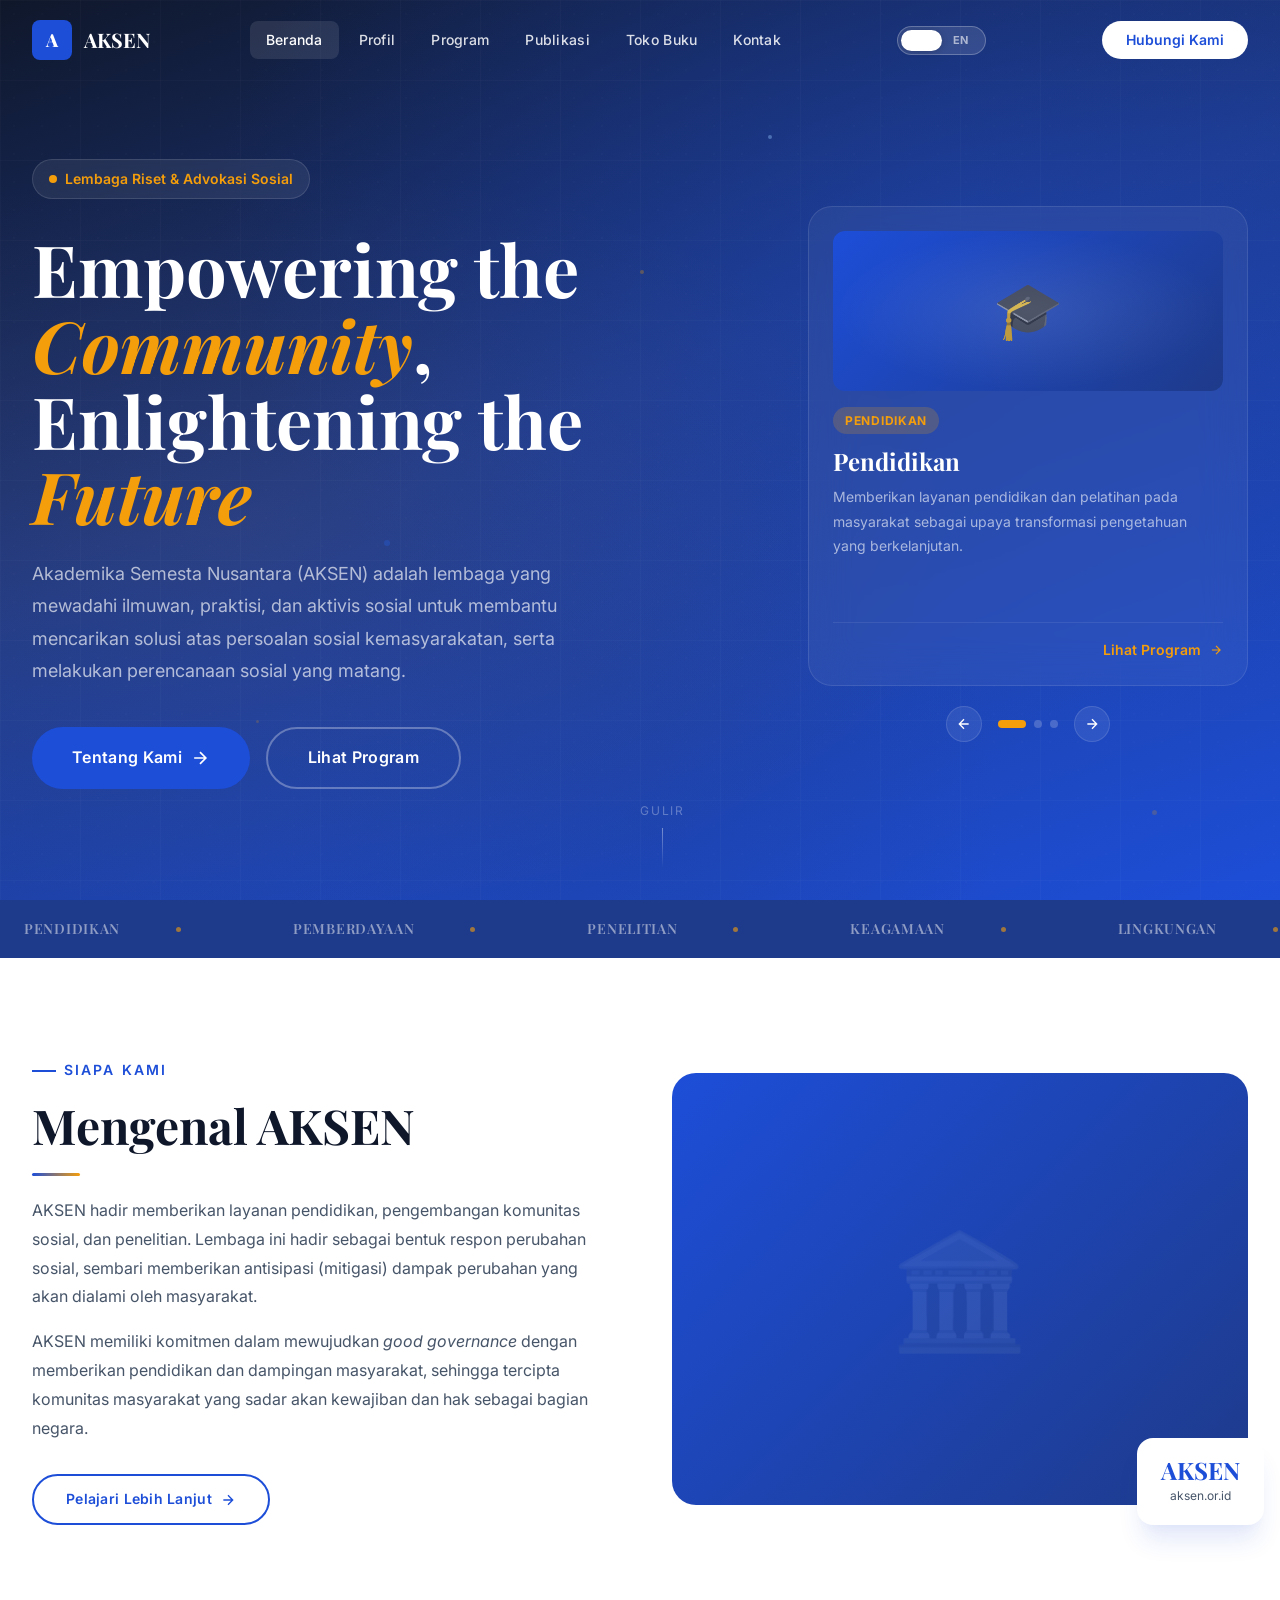
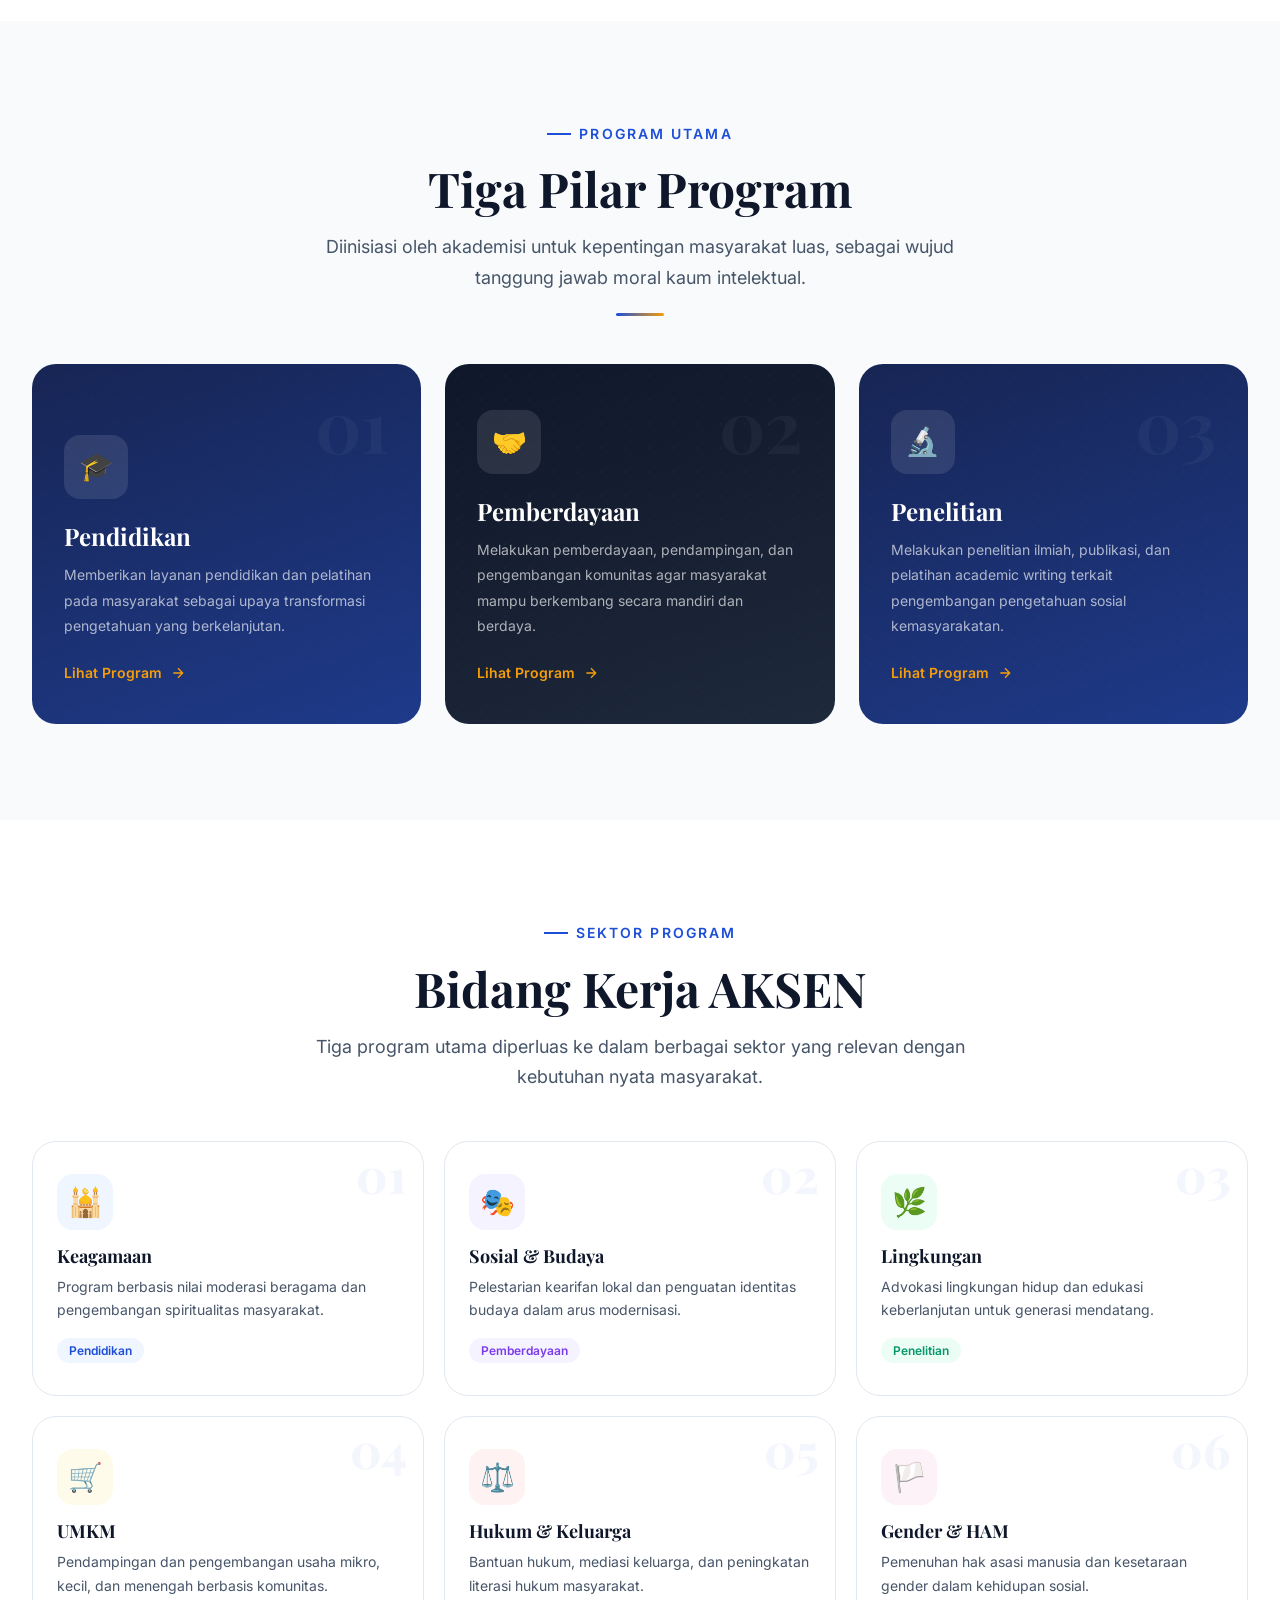
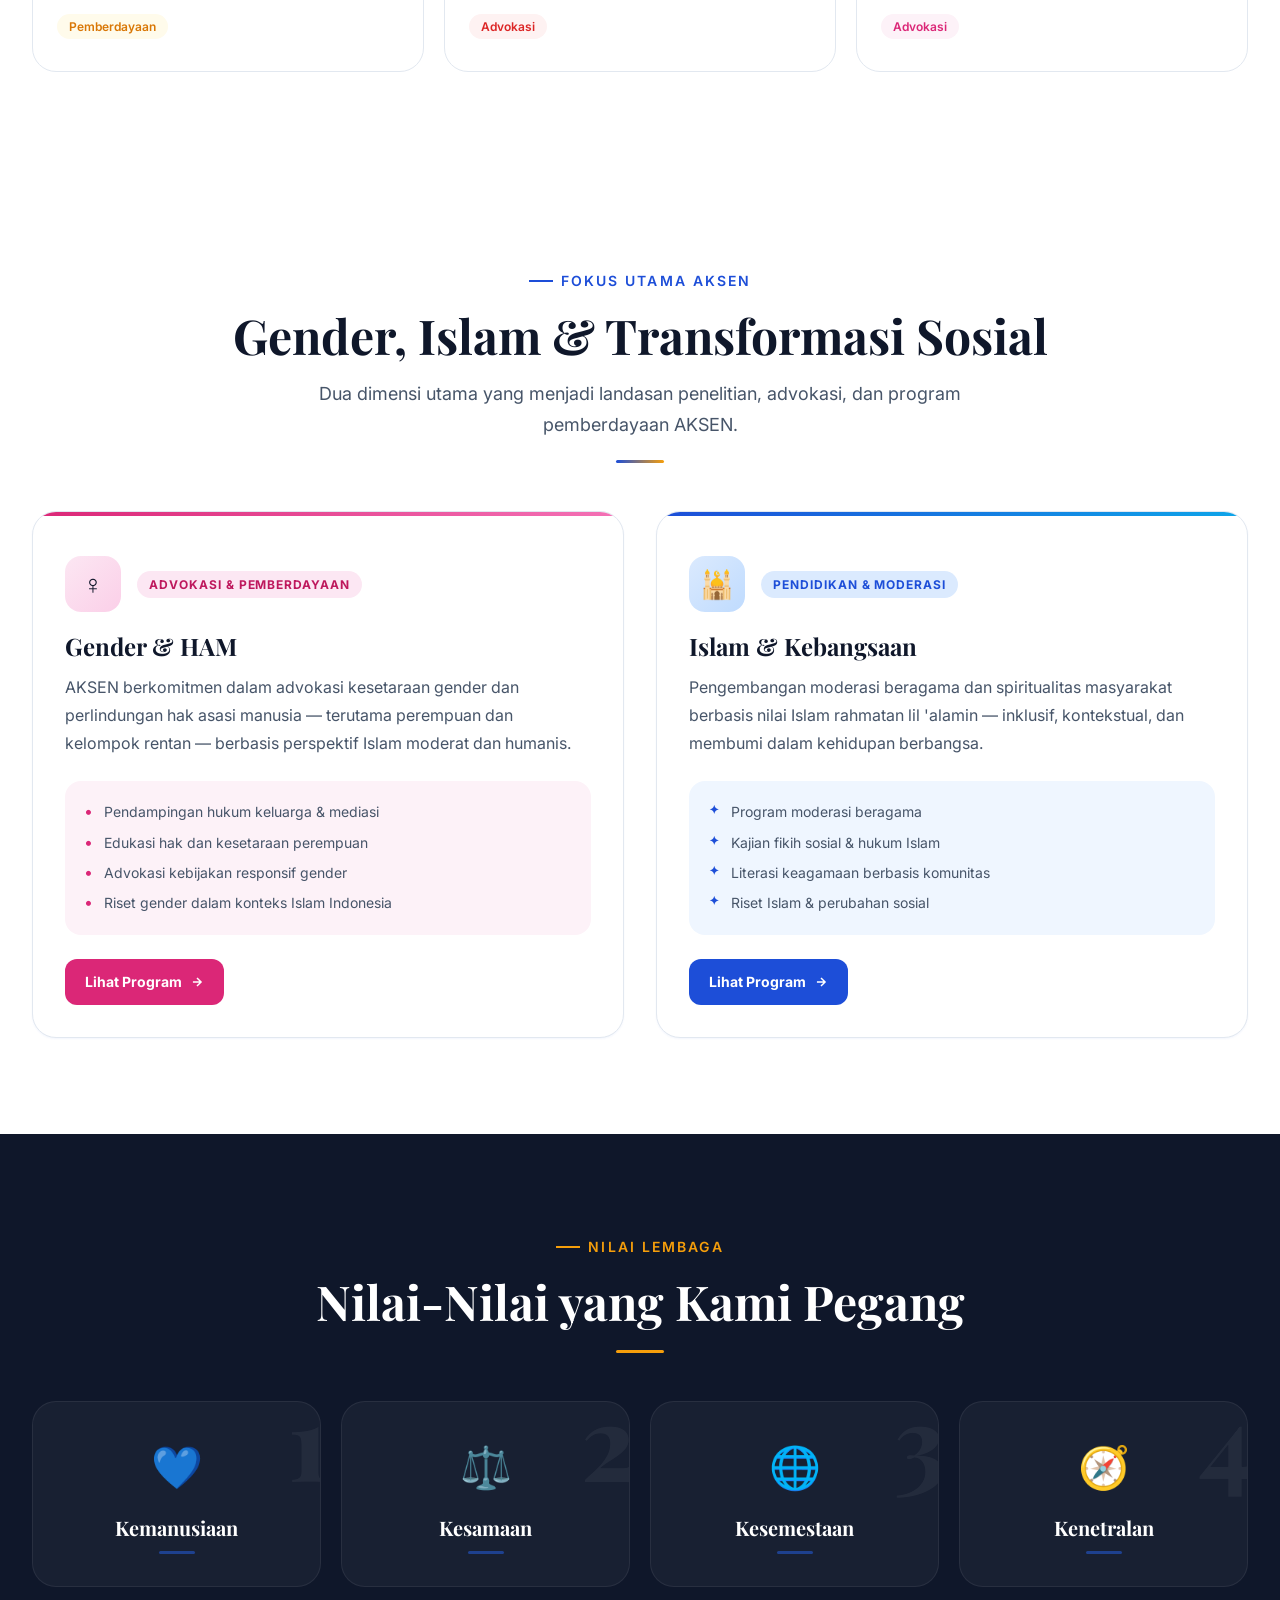
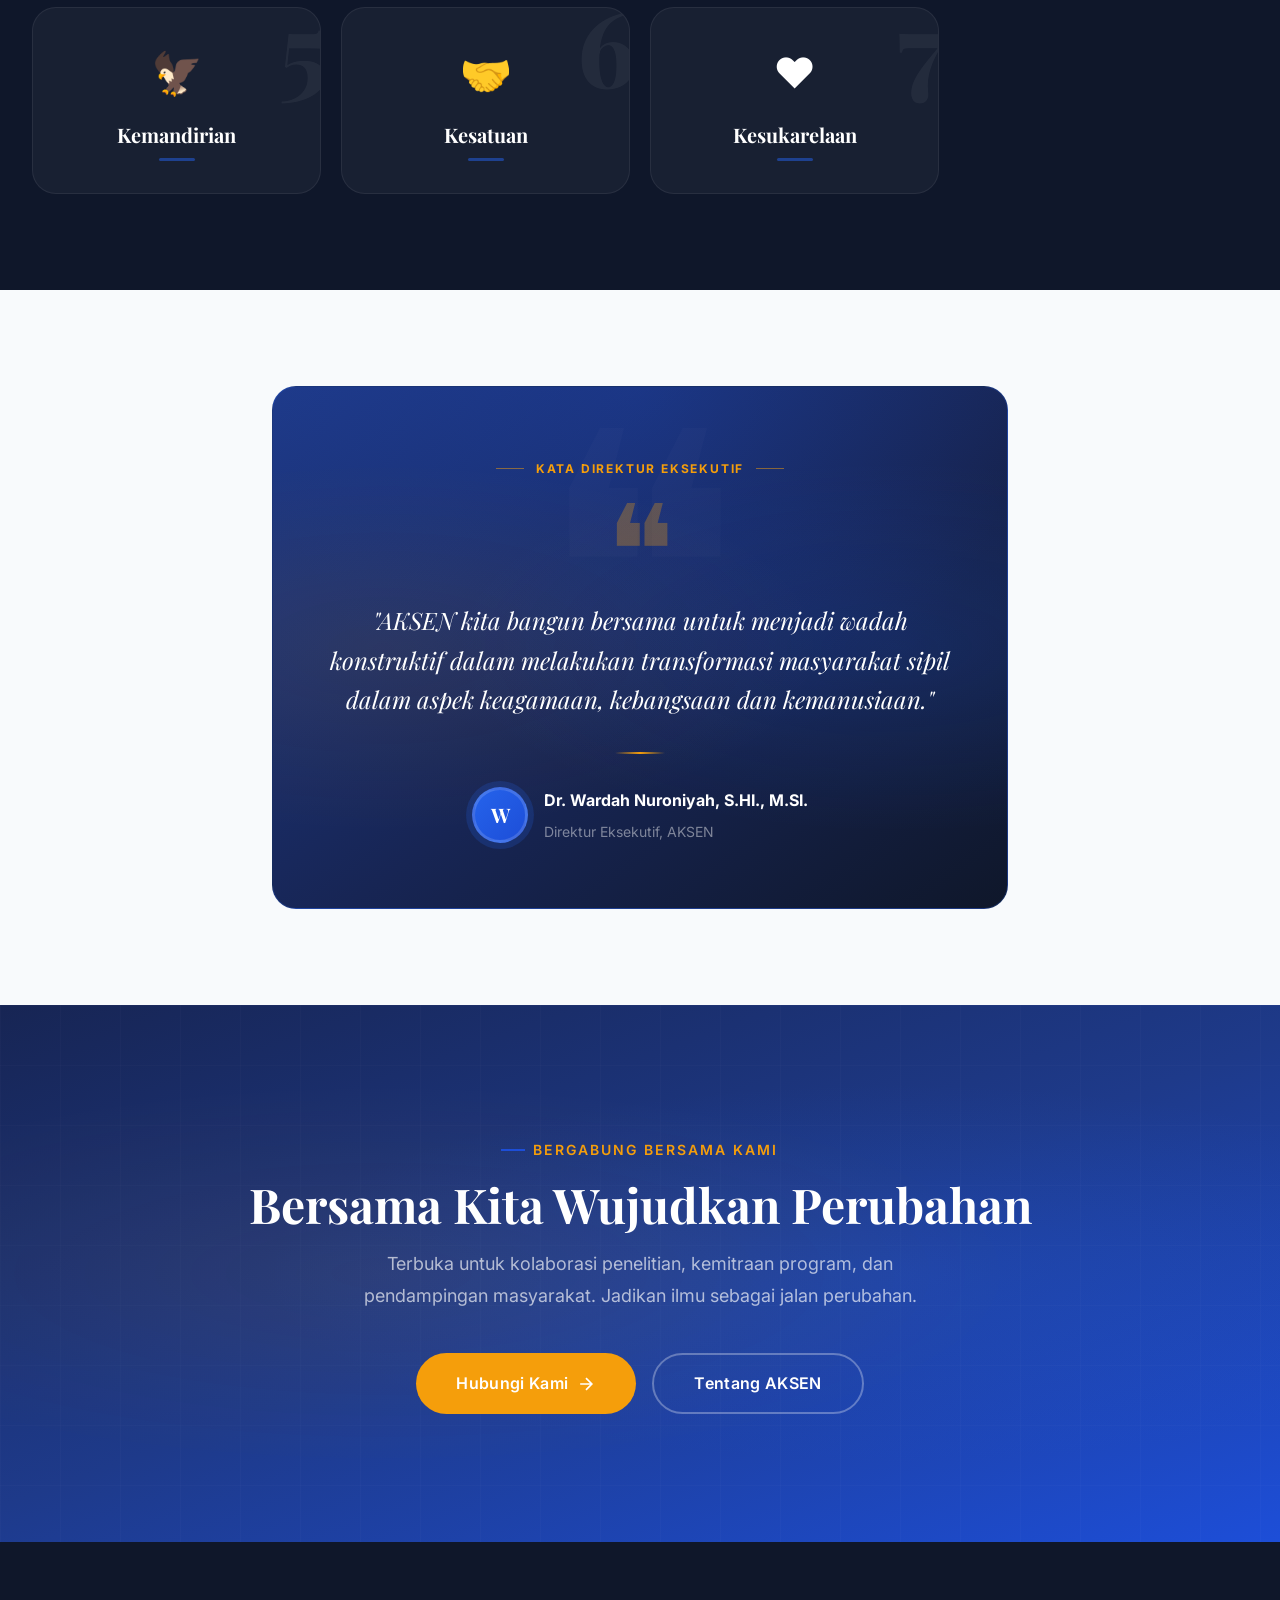
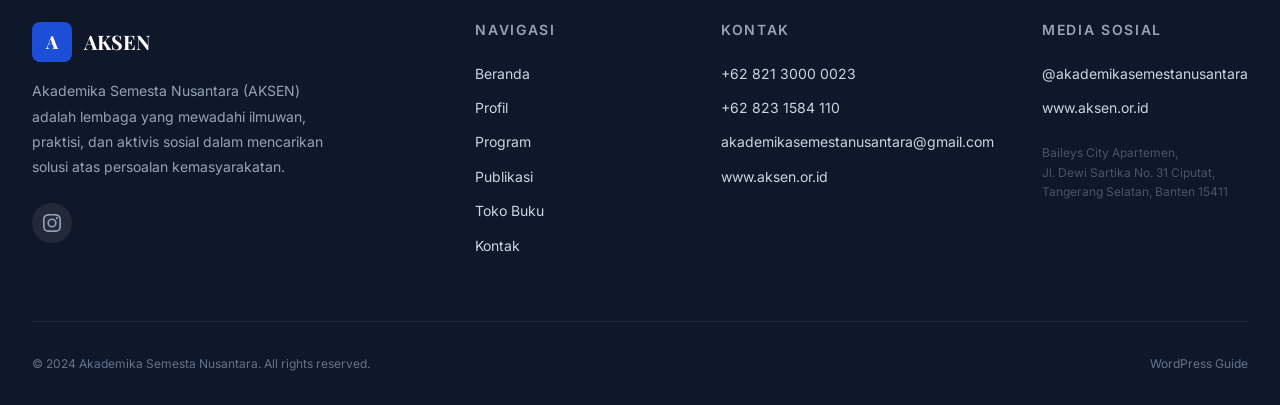
<file: index.html>
<!DOCTYPE html>
<html lang="id">
<head>
  <meta charset="UTF-8">
  <meta name="viewport" content="width=device-width, initial-scale=1.0">
  <meta name="description" content="Akademika Semesta Nusantara (AKSEN) — lembaga yang mewadahi ilmuwan, praktisi, dan aktivis sosial untuk membantu mencarikan solusi atas persoalan sosial kemasyarakatan.">
  <meta name="theme-color" content="#1D4ED8">
  <meta property="og:type"        content="website">
  <meta property="og:title"       content="AKSEN — Akademika Semesta Nusantara">
  <meta property="og:description" content="Empowering the Community, Enlightening the Future.">
  <meta property="og:url"         content="https://aksen.or.id">
  <meta property="og:image"       content="https://aksen.or.id/assets/images/og-image.jpg">
  <meta name="twitter:card"        content="summary_large_image">
  <meta name="twitter:title"       content="AKSEN — Akademika Semesta Nusantara">
  <link rel="canonical" href="https://aksen.or.id">
  <link rel="preconnect" href="https://fonts.googleapis.com">
  <link rel="preconnect" href="https://fonts.gstatic.com" crossorigin>
  <link href="https://fonts.googleapis.com/css2?family=Inter:wght@300;400;500;600;700&family=Playfair+Display:ital,wght@0,400;0,600;0,700;0,800;1,400;1,600&display=swap" rel="stylesheet">
  <link rel="stylesheet" href="css/reset.css">
  <link rel="stylesheet" href="css/tokens.css">
  <link rel="stylesheet" href="css/main.css">
  <link rel="stylesheet" href="css/components.css">
  <link rel="stylesheet" href="css/i18n.css">
  <link rel="stylesheet" href="css/home.css">
  <title>AKSEN — Akademika Semesta Nusantara | Empowering the Community</title>
</head>
<body>

  <div class="loader" id="loader"><div class="loader__spinner"></div></div>
  <a href="#main" class="skip-link">Skip to main content</a>

  <!-- ═══════════════ NAVIGATION | wp:group {"tagName":"header"} -->
  <header>
    <nav class="nav" data-nav role="navigation" aria-label="Navigasi utama" data-i18n-aria="nav.aria">
      <div class="container nav__inner">
        <a href="index.html" class="nav__logo" aria-label="AKSEN – Beranda">
          <span class="nav__logo-icon">A</span>
          <span>AKSEN</span>
        </a>
        <div class="nav__links">
          <a href="index.html"       class="nav__link active" data-i18n="nav.home">Beranda</a>
          <a href="profile.html"     class="nav__link"        data-i18n="nav.profile">Profil</a>
          <a href="program.html"     class="nav__link"        data-i18n="nav.programs">Program</a>
          <a href="publication.html" class="nav__link"        data-i18n="nav.publications">Publikasi</a>
          <a href="toko.html"        class="nav__link"                                   >Toko Buku</a>
          <a href="contact.html"     class="nav__link"        data-i18n="nav.contact">Kontak</a>
        </div>
        <button class="lang-toggle" data-lang-toggle data-active-lang="id" aria-label="Beralih ke Bahasa Inggris" title="Switch language / Ganti bahasa">
          <span class="lang-toggle__pill"></span>
          <span class="lang-toggle__label">ID</span>
          <span class="lang-toggle__label">EN</span>
        </button>
        <a href="contact.html" class="nav__cta" data-i18n="nav.cta">Hubungi Kami</a>
        <button class="nav__toggle" data-menu-toggle aria-label="Buka menu" aria-expanded="false">
          <span></span><span></span><span></span>
        </button>
      </div>
    </nav>
  </header>

  <div class="nav__mobile" data-mobile-menu>
    <a href="index.html"       data-i18n="nav.home">Beranda</a>
    <a href="profile.html"     data-i18n="nav.profile">Profil</a>
    <a href="program.html"     data-i18n="nav.programs">Program</a>
    <a href="publication.html" data-i18n="nav.publications">Publikasi</a>
    <a href="toko.html"                                   >Toko Buku</a>
    <a href="contact.html"     data-i18n="nav.contact">Kontak</a>
    <button class="lang-toggle" data-lang-toggle data-active-lang="id" aria-label="Ganti bahasa">
      <span class="lang-toggle__pill"></span>
      <span class="lang-toggle__label">ID</span>
      <span class="lang-toggle__label">EN</span>
    </button>
  </div>

  <main id="main" role="main">

    <!-- ═══════════════ HERO | wp:cover -->
    <section class="hero" id="hero">
      <div class="hero__pattern"></div>
      <div class="hero__grid"></div>
      <div class="hero__particles">
        <div class="hero__particle"></div><div class="hero__particle"></div>
        <div class="hero__particle"></div><div class="hero__particle"></div>
        <div class="hero__particle"></div><div class="hero__particle"></div>
        <div class="hero__particle"></div><div class="hero__particle"></div>
      </div>

      <div class="container hero__layout">
        <!-- Left column: Text Content -->
        <div class="hero__content">
          <div class="hero__tag">
            <span class="pulse"></span>
            <span data-i18n="home.hero.tag">Lembaga Riset &amp; Advokasi Sosial</span>
          </div>
          <h1 class="hero__title">
            <span data-i18n-html="home.hero.title">Empowering the <em>Community</em>,<br>Enlightening the <em>Future</em></span>
          </h1>
          <p class="hero__text" data-i18n="home.hero.text">
            Akademika Semesta Nusantara (AKSEN) adalah lembaga yang mewadahi ilmuwan, praktisi, dan aktivis sosial untuk membantu mencarikan solusi atas persoalan sosial kemasyarakatan, serta melakukan perencanaan sosial yang matang.
          </p>
          <div class="hero__actions">
            <a href="profile.html" class="btn btn--primary btn--lg">
              <span data-i18n="home.hero.cta1">Tentang Kami</span>
              <svg class="btn__arrow" width="20" height="20" viewBox="0 0 24 24" fill="none" stroke="currentColor" stroke-width="2"><path d="M5 12h14M12 5l7 7-7 7"/></svg>
            </a>
            <a href="program.html" class="btn btn--ghost btn--lg">
              <span data-i18n="home.hero.cta2">Lihat Program</span>
            </a>
          </div>
        </div>

        <!-- Right column: Carousel positioned center-right -->
        <div class="hero__carousel-col">
        <!-- Pillar Cards Carousel -->
        <div class="hero-carousel" id="heroCarousel">
        <div class="hero-carousel__wrapper">
          <div class="hero-carousel__slide active" data-slide="0">
            <div class="hero-carousel__icon-wrap" style="background:linear-gradient(135deg,#1D4ED8,#1E3A8A);height:160px;border-radius:var(--radius-md);display:flex;align-items:center;justify-content:center;font-size:3.5rem;margin-bottom:var(--space-4);color:rgba(255,255,255,0.8)">🎓</div>
            <span class="hero-carousel__tag" data-i18n="home.pillar1.title">Pendidikan</span>
            <h3 class="hero-carousel__title" data-i18n="home.pillar1.title">Pendidikan</h3>
            <p class="hero-carousel__text" data-i18n="home.pillar1.text">Memberikan layanan pendidikan dan pelatihan pada masyarakat sebagai upaya transformasi pengetahuan yang berkelanjutan.</p>
            <div class="hero-carousel__footer">
              <a href="program.html" class="hero-carousel__link">
                <span data-i18n="home.pillar1.link">Lihat Program</span>
                <svg width="14" height="14" viewBox="0 0 24 24" fill="none" stroke="currentColor" stroke-width="2"><path d="M5 12h14M12 5l7 7-7 7"/></svg>
              </a>
            </div>
          </div>
          <div class="hero-carousel__slide" data-slide="1">
            <div class="hero-carousel__icon-wrap" style="background:linear-gradient(135deg,#E65100,#F57C00);height:160px;border-radius:var(--radius-md);display:flex;align-items:center;justify-content:center;font-size:3.5rem;margin-bottom:var(--space-4);color:rgba(255,255,255,0.8)">🤝</div>
            <span class="hero-carousel__tag" data-i18n="home.pillar2.title">Pemberdayaan</span>
            <h3 class="hero-carousel__title" data-i18n="home.pillar2.title">Pemberdayaan</h3>
            <p class="hero-carousel__text" data-i18n="home.pillar2.text">Melakukan pemberdayaan, pendampingan, dan pengembangan komunitas agar masyarakat mampu berkembang secara mandiri dan berdaya.</p>
            <div class="hero-carousel__footer">
              <a href="program.html" class="hero-carousel__link">
                <span data-i18n="home.pillar2.link">Lihat Program</span>
                <svg width="14" height="14" viewBox="0 0 24 24" fill="none" stroke="currentColor" stroke-width="2"><path d="M5 12h14M12 5l7 7-7 7"/></svg>
              </a>
            </div>
          </div>
          <div class="hero-carousel__slide" data-slide="2">
            <div class="hero-carousel__icon-wrap" style="background:linear-gradient(135deg,#1565C0,#1976D2);height:160px;border-radius:var(--radius-md);display:flex;align-items:center;justify-content:center;font-size:3.5rem;margin-bottom:var(--space-4);color:rgba(255,255,255,0.8)">🔬</div>
            <span class="hero-carousel__tag" data-i18n="home.pillar3.title">Penelitian</span>
            <h3 class="hero-carousel__title" data-i18n="home.pillar3.title">Penelitian</h3>
            <p class="hero-carousel__text" data-i18n="home.pillar3.text">Melakukan penelitian ilmiah, publikasi, dan pelatihan academic writing terkait pengembangan pengetahuan sosial kemasyarakatan.</p>
            <div class="hero-carousel__footer">
              <a href="program.html" class="hero-carousel__link">
                <span data-i18n="home.pillar3.link">Lihat Program</span>
                <svg width="14" height="14" viewBox="0 0 24 24" fill="none" stroke="currentColor" stroke-width="2"><path d="M5 12h14M12 5l7 7-7 7"/></svg>
              </a>
            </div>
          </div>
        </div>
        <div class="hero-carousel__controls">
          <button class="hero-carousel__btn" data-carousel-prev aria-label="Sebelumnya">
            <svg width="16" height="16" viewBox="0 0 24 24" fill="none" stroke="currentColor" stroke-width="2"><path d="M19 12H5M12 19l-7-7 7-7"/></svg>
          </button>
          <div class="hero-carousel__dots">
            <button class="hero-carousel__dot active" data-dot="0" aria-label="Slide 1"></button>
            <button class="hero-carousel__dot"        data-dot="1" aria-label="Slide 2"></button>
            <button class="hero-carousel__dot"        data-dot="2" aria-label="Slide 3"></button>
          </div>
          <button class="hero-carousel__btn" data-carousel-next aria-label="Selanjutnya">
            <svg width="16" height="16" viewBox="0 0 24 24" fill="none" stroke="currentColor" stroke-width="2"><path d="M5 12h14M12 5l7 7-7 7"/></svg>
          </button>
        </div>
      </div>
        </div><!-- /.hero__carousel-col -->
      </div><!-- /.hero__layout -->

      <div class="hero__scroll">
        <span data-i18n="home.hero.scroll">Gulir</span>
        <div class="hero__scroll-line"></div>
      </div>
    </section>

    <!-- ═══════════════ MARQUEE | wp:html -->
    <div class="marquee" aria-hidden="true">
      <div class="marquee__inner">
        <span class="marquee__item">Pendidikan <span class="dot"></span></span>
        <span class="marquee__item">Pemberdayaan <span class="dot"></span></span>
        <span class="marquee__item">Penelitian <span class="dot"></span></span>
        <span class="marquee__item">Keagamaan <span class="dot"></span></span>
        <span class="marquee__item">Lingkungan <span class="dot"></span></span>
        <span class="marquee__item">Gender &amp; HAM <span class="dot"></span></span>
        <span class="marquee__item">UMKM <span class="dot"></span></span>
        <span class="marquee__item">Hukum &amp; Keluarga <span class="dot"></span></span>
        <span class="marquee__item">Sosial &amp; Budaya <span class="dot"></span></span>
        <span class="marquee__item">Pendidikan <span class="dot"></span></span>
        <span class="marquee__item">Pemberdayaan <span class="dot"></span></span>
        <span class="marquee__item">Penelitian <span class="dot"></span></span>
      </div>
    </div>

    <!-- ═══════════════ SIAPA KAMI | wp:group {"className":"section-about"} -->
    <section class="section" id="about">
      <div class="container">
        <div class="two-col-grid">
          <div data-reveal="left">
            <span class="section-label" data-i18n="home.about.label">Siapa Kami</span>
            <h2 class="section-title" data-i18n="home.about.title">Mengenal AKSEN</h2>
            <div class="divider"></div>
            <p style="margin-bottom:var(--space-4)" data-i18n="home.about.text1">AKSEN hadir memberikan layanan pendidikan, pengembangan komunitas sosial, dan penelitian. Lembaga ini hadir sebagai bentuk respon perubahan sosial, sembari memberikan antisipasi (mitigasi) dampak perubahan yang akan dialami oleh masyarakat.</p>
            <p style="margin-bottom:var(--space-8)" data-i18n-html="home.about.text2">AKSEN memiliki komitmen dalam mewujudkan <em>good governance</em> dengan memberikan pendidikan dan dampingan masyarakat, sehingga tercipta komunitas masyarakat yang sadar akan kewajiban dan hak sebagai bagian negara.</p>
            <a href="profile.html" class="btn btn--secondary">
              <span data-i18n="home.about.cta">Pelajari Lebih Lanjut</span>
              <svg class="btn__arrow" width="16" height="16" viewBox="0 0 24 24" fill="none" stroke="currentColor" stroke-width="2"><path d="M5 12h14M12 5l7 7-7 7"/></svg>
            </a>
          </div>
          <div data-reveal="right" style="position:relative">
            <div style="aspect-ratio:4/3;border-radius:var(--radius-xl);background:linear-gradient(135deg,var(--c-primary),var(--c-primary-dark));display:flex;align-items:center;justify-content:center;font-size:7rem;color:rgba(255,255,255,0.1)">🏛️</div>
            <div style="position:absolute;bottom:-20px;right:-16px;padding:var(--space-5) var(--space-6);background:var(--c-white);border-radius:var(--radius-lg);box-shadow:var(--shadow-xl);text-align:center">
              <div style="font-family:var(--font-display);font-size:var(--text-2xl);font-weight:700;color:var(--c-primary);line-height:1">AKSEN</div>
              <div style="font-size:var(--text-xs);color:var(--c-text-muted);margin-top:4px">aksen.or.id</div>
            </div>
          </div>
        </div>
      </div>
    </section>

    <!-- ═══════════════ THREE PILLARS | wp:columns -->
    <section class="section section--alt" id="pillars">
      <div class="container">
        <div class="text-center" data-reveal style="margin-bottom:var(--space-12)">
          <span class="section-label" data-i18n="home.pillars.label">Program Utama</span>
          <h2 class="section-title" data-i18n="home.pillars.title">Tiga Pilar Program</h2>
          <p class="section-subtitle" data-i18n="home.pillars.sub">Diinisiasi oleh akademisi untuk kepentingan masyarakat luas, sebagai wujud tanggung jawab moral kaum intelektual.</p>
          <div class="divider"></div>
        </div>
        <div class="focus-areas" data-reveal-stagger>
          <div class="focus-card focus-card--research">
            <div class="focus-card__pattern"></div>
            <span class="focus-card__number">01</span>
            <div class="focus-card__icon">🎓</div>
            <h3 class="focus-card__title" data-i18n="home.pillar1.title">Pendidikan</h3>
            <p class="focus-card__text" data-i18n="home.pillar1.text">Memberikan layanan pendidikan dan pelatihan pada masyarakat sebagai upaya transformasi pengetahuan yang berkelanjutan.</p>
            <a href="program.html" class="focus-card__link">
              <span data-i18n="home.pillar1.link">Lihat Program</span>
              <svg width="16" height="16" viewBox="0 0 24 24" fill="none" stroke="currentColor" stroke-width="2"><path d="M5 12h14M12 5l7 7-7 7"/></svg>
            </a>
          </div>
          <div class="focus-card focus-card--advocacy">
            <div class="focus-card__pattern"></div>
            <span class="focus-card__number">02</span>
            <div class="focus-card__icon">🤝</div>
            <h3 class="focus-card__title" data-i18n="home.pillar2.title">Pemberdayaan</h3>
            <p class="focus-card__text" data-i18n="home.pillar2.text">Melakukan pemberdayaan, pendampingan, dan pengembangan komunitas agar masyarakat mampu berkembang secara mandiri dan berdaya.</p>
            <a href="program.html" class="focus-card__link">
              <span data-i18n="home.pillar2.link">Lihat Program</span>
              <svg width="16" height="16" viewBox="0 0 24 24" fill="none" stroke="currentColor" stroke-width="2"><path d="M5 12h14M12 5l7 7-7 7"/></svg>
            </a>
          </div>
          <div class="focus-card focus-card--research" style="--focus-bg:var(--c-info)">
            <div class="focus-card__pattern"></div>
            <span class="focus-card__number">03</span>
            <div class="focus-card__icon">🔬</div>
            <h3 class="focus-card__title" data-i18n="home.pillar3.title">Penelitian</h3>
            <p class="focus-card__text" data-i18n="home.pillar3.text">Melakukan penelitian ilmiah, publikasi, dan pelatihan academic writing terkait pengembangan pengetahuan sosial kemasyarakatan.</p>
            <a href="program.html" class="focus-card__link">
              <span data-i18n="home.pillar3.link">Lihat Program</span>
              <svg width="16" height="16" viewBox="0 0 24 24" fill="none" stroke="currentColor" stroke-width="2"><path d="M5 12h14M12 5l7 7-7 7"/></svg>
            </a>
          </div>
        </div>
      </div>
    </section>

    <!-- ═══════════════ SECTORS | wp:group {"className":"section-sectors"} -->
    <section class="section" id="sectors">
      <div class="container">
        <div class="text-center" data-reveal style="margin-bottom:0">
          <span class="section-label" data-i18n="home.sectors.label">Sektor Program</span>
          <h2 class="section-title" data-i18n="home.sectors.title">Bidang Kerja AKSEN</h2>
          <p class="section-subtitle" data-i18n="home.sectors.sub">Tiga program utama diperluas ke dalam enam sektor yang relevan dengan kebutuhan nyata masyarakat.</p>
        </div>
        <div class="sectors-showcase" data-reveal-stagger>

          <div class="sector-showcase-card" style="--sector-color:#1D4ED8;--sector-bg:#EFF6FF">
            <div class="sector-showcase-card__top-bar"></div>
            <span class="sector-showcase-card__num">01</span>
            <div class="sector-showcase-card__icon">🕌</div>
            <h3 class="sector-showcase-card__title" data-i18n="sector.keagamaan">Keagamaan</h3>
            <p class="sector-showcase-card__text" data-i18n="sector.keagamaan.desc">Program berbasis nilai moderasi beragama dan pengembangan spiritualitas masyarakat.</p>
            <span class="sector-showcase-card__badge">Pendidikan</span>
          </div>

          <div class="sector-showcase-card" style="--sector-color:#7C3AED;--sector-bg:#F5F3FF">
            <div class="sector-showcase-card__top-bar"></div>
            <span class="sector-showcase-card__num">02</span>
            <div class="sector-showcase-card__icon">🎭</div>
            <h3 class="sector-showcase-card__title" data-i18n="sector.sosial">Sosial &amp; Budaya</h3>
            <p class="sector-showcase-card__text" data-i18n="sector.sosial.desc">Pelestarian kearifan lokal dan penguatan identitas budaya dalam arus modernisasi.</p>
            <span class="sector-showcase-card__badge">Pemberdayaan</span>
          </div>

          <div class="sector-showcase-card" style="--sector-color:#059669;--sector-bg:#ECFDF5">
            <div class="sector-showcase-card__top-bar"></div>
            <span class="sector-showcase-card__num">03</span>
            <div class="sector-showcase-card__icon">🌿</div>
            <h3 class="sector-showcase-card__title" data-i18n="sector.lingkungan">Lingkungan</h3>
            <p class="sector-showcase-card__text" data-i18n="sector.lingkungan.desc">Advokasi lingkungan hidup dan edukasi keberlanjutan untuk generasi mendatang.</p>
            <span class="sector-showcase-card__badge">Penelitian</span>
          </div>

          <div class="sector-showcase-card" style="--sector-color:#D97706;--sector-bg:#FFFBEB">
            <div class="sector-showcase-card__top-bar"></div>
            <span class="sector-showcase-card__num">04</span>
            <div class="sector-showcase-card__icon">🛒</div>
            <h3 class="sector-showcase-card__title" data-i18n="sector.umkm">UMKM</h3>
            <p class="sector-showcase-card__text" data-i18n="sector.umkm.desc">Pendampingan dan pengembangan usaha mikro, kecil, dan menengah berbasis komunitas.</p>
            <span class="sector-showcase-card__badge">Pemberdayaan</span>
          </div>

          <div class="sector-showcase-card" style="--sector-color:#DC2626;--sector-bg:#FEF2F2">
            <div class="sector-showcase-card__top-bar"></div>
            <span class="sector-showcase-card__num">05</span>
            <div class="sector-showcase-card__icon">⚖️</div>
            <h3 class="sector-showcase-card__title" data-i18n="sector.hukum">Hukum &amp; Keluarga</h3>
            <p class="sector-showcase-card__text" data-i18n="sector.hukum.desc">Bantuan hukum, mediasi keluarga, dan peningkatan literasi hukum masyarakat.</p>
            <span class="sector-showcase-card__badge">Advokasi</span>
          </div>

          <div class="sector-showcase-card" style="--sector-color:#DB2777;--sector-bg:#FDF2F8">
            <div class="sector-showcase-card__top-bar"></div>
            <span class="sector-showcase-card__num">06</span>
            <div class="sector-showcase-card__icon">🏳️</div>
            <h3 class="sector-showcase-card__title" data-i18n="sector.gender">Gender &amp; HAM</h3>
            <p class="sector-showcase-card__text" data-i18n="sector.gender.desc">Pemenuhan hak asasi manusia dan kesetaraan gender dalam kehidupan sosial.</p>
            <span class="sector-showcase-card__badge">Advokasi</span>
          </div>

        </div>
      </div>
    </section>

    <!-- ═══════════════ GENDER & ISLAM HIGHLIGHT | wp:group {"className":"section-focus"} -->
    <section class="section" id="focus-areas">
      <div class="container">
        <div class="text-center" data-reveal style="margin-bottom:var(--space-12)">
          <span class="section-label">Fokus Utama AKSEN</span>
          <h2 class="section-title">Gender, Islam &amp; Transformasi Sosial</h2>
          <p class="section-subtitle">Dua dimensi utama yang menjadi landasan penelitian, advokasi, dan program pemberdayaan AKSEN.</p>
          <div class="divider"></div>
        </div>
        <div class="focus-highlight__grid" data-reveal-stagger>

          <!-- Gender & HAM -->
          <div class="focus-hl-card focus-hl-card--gender">
            <div class="focus-hl-card__accent"></div>
            <div class="focus-hl-card__top">
              <div class="focus-hl-card__icon-wrap">♀</div>
              <span class="focus-hl-card__tag">Advokasi &amp; Pemberdayaan</span>
            </div>
            <h3>Gender &amp; HAM</h3>
            <p>AKSEN berkomitmen dalam advokasi kesetaraan gender dan perlindungan hak asasi manusia — terutama perempuan dan kelompok rentan — berbasis perspektif Islam moderat dan humanis.</p>
            <ul class="focus-hl-card__list">
              <li>Pendampingan hukum keluarga &amp; mediasi</li>
              <li>Edukasi hak dan kesetaraan perempuan</li>
              <li>Advokasi kebijakan responsif gender</li>
              <li>Riset gender dalam konteks Islam Indonesia</li>
            </ul>
            <a href="program.html" class="focus-hl-card__link">
              Lihat Program
              <svg width="14" height="14" viewBox="0 0 24 24" fill="none" stroke="currentColor" stroke-width="2.5"><path d="M5 12h14M12 5l7 7-7 7"/></svg>
            </a>
          </div>

          <!-- Islam & Kebangsaan -->
          <div class="focus-hl-card focus-hl-card--islam">
            <div class="focus-hl-card__accent"></div>
            <div class="focus-hl-card__top">
              <div class="focus-hl-card__icon-wrap">🕌</div>
              <span class="focus-hl-card__tag">Pendidikan &amp; Moderasi</span>
            </div>
            <h3>Islam &amp; Kebangsaan</h3>
            <p>Pengembangan moderasi beragama dan spiritualitas masyarakat berbasis nilai Islam rahmatan lil 'alamin — inklusif, kontekstual, dan membumi dalam kehidupan berbangsa.</p>
            <ul class="focus-hl-card__list">
              <li>Program moderasi beragama</li>
              <li>Kajian fikih sosial &amp; hukum Islam</li>
              <li>Literasi keagamaan berbasis komunitas</li>
              <li>Riset Islam &amp; perubahan sosial</li>
            </ul>
            <a href="program.html" class="focus-hl-card__link">
              Lihat Program
              <svg width="14" height="14" viewBox="0 0 24 24" fill="none" stroke="currentColor" stroke-width="2.5"><path d="M5 12h14M12 5l7 7-7 7"/></svg>
            </a>
          </div>

        </div>
      </div>
    </section>

    <!-- ═══════════════ NILAI | wp:group {"className":"section-values","style":{"color":{"background":"#0F1A18"}}} -->
    <section class="section section--dark" id="values">
      <div class="container">
        <div class="text-center" data-reveal style="margin-bottom:var(--space-12)">
          <span class="section-label" data-i18n="home.values.label">Nilai Lembaga</span>
          <h2 class="section-title" data-i18n="home.values.title">Nilai-Nilai yang Kami Pegang</h2>
          <div class="divider" style="background:var(--c-accent);margin-inline:auto"></div>
        </div>
        <div class="values-showcase" data-reveal-stagger>
          <div class="value-showcase-item">
            <span class="value-showcase-item__ghost-num">1</span>
            <span class="value-showcase-item__icon">💙</span>
            <h3 class="value-showcase-item__name" data-i18n="value.1">Kemanusiaan</h3>
            <div class="value-showcase-item__bar"></div>
          </div>
          <div class="value-showcase-item">
            <span class="value-showcase-item__ghost-num">2</span>
            <span class="value-showcase-item__icon">⚖️</span>
            <h3 class="value-showcase-item__name" data-i18n="value.2">Kesamaan</h3>
            <div class="value-showcase-item__bar"></div>
          </div>
          <div class="value-showcase-item">
            <span class="value-showcase-item__ghost-num">3</span>
            <span class="value-showcase-item__icon">🌐</span>
            <h3 class="value-showcase-item__name" data-i18n="value.3">Kesemestaan</h3>
            <div class="value-showcase-item__bar"></div>
          </div>
          <div class="value-showcase-item">
            <span class="value-showcase-item__ghost-num">4</span>
            <span class="value-showcase-item__icon">🧭</span>
            <h3 class="value-showcase-item__name" data-i18n="value.4">Kenetralan</h3>
            <div class="value-showcase-item__bar"></div>
          </div>
          <div class="value-showcase-item">
            <span class="value-showcase-item__ghost-num">5</span>
            <span class="value-showcase-item__icon">🦅</span>
            <h3 class="value-showcase-item__name" data-i18n="value.5">Kemandirian</h3>
            <div class="value-showcase-item__bar"></div>
          </div>
          <div class="value-showcase-item">
            <span class="value-showcase-item__ghost-num">6</span>
            <span class="value-showcase-item__icon">🤝</span>
            <h3 class="value-showcase-item__name" data-i18n="value.6">Kesatuan</h3>
            <div class="value-showcase-item__bar"></div>
          </div>
          <div class="value-showcase-item">
            <span class="value-showcase-item__ghost-num">7</span>
            <span class="value-showcase-item__icon">❤️</span>
            <h3 class="value-showcase-item__name" data-i18n="value.7">Kesukarelaan</h3>
            <div class="value-showcase-item__bar"></div>
          </div>
        </div>
      </div>
    </section>

    <!-- ═══════════════ QUOTE | wp:pullquote -->
    <section class="section section--alt" id="quote">
      <div class="container container--narrow">
        <div class="quote-premium-wrap" data-reveal>
          <div class="quote-premium">
            <span class="quote-premium__ghost" aria-hidden="true">❝</span>
            <div class="quote-premium__eyebrow" data-i18n="home.quote.eyebrow">Kata Direktur Eksekutif</div>
            <span class="quote-premium__mark" aria-hidden="true">❝</span>
            <blockquote class="quote-premium__text" data-i18n="home.quote.text">
              AKSEN kita bangun bersama untuk menjadi wadah konstruktif dalam melakukan transformasi masyarakat sipil dalam aspek keagamaan, kebangsaan dan kemanusiaan.
            </blockquote>
            <div class="quote-premium__divider"></div>
            <div class="quote-premium__author">
              <div class="quote-premium__avatar">W</div>
              <div>
                <p class="quote-premium__name" data-i18n="home.quote.author">Dr. Wardah Nuroniyah, S.HI., M.SI.</p>
                <p class="quote-premium__role" data-i18n="home.quote.role">Direktur Eksekutif, AKSEN</p>
              </div>
            </div>
          </div>
        </div>
      </div>
    </section>

    <!-- ═══════════════ CTA | wp:group {"className":"section-cta"} -->
    <section class="section section--lg cta" id="cta">
      <div class="cta__bg"></div>
      <div class="cta__grid"></div>
      <div class="container">
        <div class="cta__content" data-reveal>
          <span class="section-label" style="color:var(--c-accent)" data-i18n="home.cta.label">Bergabung Bersama Kami</span>
          <h2 data-i18n="home.cta.title">Bersama Kita Wujudkan Perubahan</h2>
          <p data-i18n="home.cta.text">Terbuka untuk kolaborasi penelitian, kemitraan program, dan pendampingan masyarakat. Jadikan ilmu sebagai jalan perubahan.</p>
          <div class="cta__actions">
            <a href="contact.html" class="btn btn--accent btn--lg">
              <span data-i18n="home.cta.btn1">Hubungi Kami</span>
              <svg class="btn__arrow" width="20" height="20" viewBox="0 0 24 24" fill="none" stroke="currentColor" stroke-width="2"><path d="M5 12h14M12 5l7 7-7 7"/></svg>
            </a>
            <a href="profile.html" class="btn btn--ghost btn--lg">
              <span data-i18n="home.cta.btn2">Tentang AKSEN</span>
            </a>
          </div>
        </div>
      </div>
    </section>

  </main>

  <!-- ═══════════════ FOOTER | wp:group {"tagName":"footer"} -->
  <footer class="footer" role="contentinfo">
    <div class="container">
      <div class="footer__grid">
        <div class="footer__brand">
          <a href="index.html" class="nav__logo" style="color:var(--c-white);margin-bottom:var(--space-3)">
            <span class="nav__logo-icon">A</span><span>AKSEN</span>
          </a>
          <p data-i18n="footer.about.text">Akademika Semesta Nusantara (AKSEN) adalah lembaga yang mewadahi ilmuwan, praktisi, dan aktivis sosial dalam mencarikan solusi atas persoalan kemasyarakatan.</p>
          <div class="footer__social">
            <a href="https://www.instagram.com/akademikasemestanusantara" target="_blank" rel="noopener" aria-label="Instagram">
              <svg width="18" height="18" viewBox="0 0 24 24" fill="currentColor"><path d="M12 2.163c3.204 0 3.584.012 4.85.07 3.252.148 4.771 1.691 4.919 4.919.058 1.265.069 1.645.069 4.849 0 3.205-.012 3.584-.069 4.849-.149 3.225-1.664 4.771-4.919 4.919-1.266.058-1.644.07-4.85.07-3.204 0-3.584-.012-4.849-.07-3.26-.149-4.771-1.699-4.919-4.92-.058-1.265-.07-1.644-.07-4.849 0-3.204.013-3.583.07-4.849.149-3.227 1.664-4.771 4.919-4.919 1.266-.057 1.645-.069 4.849-.069zM12 0C8.741 0 8.333.014 7.053.072 2.695.272.273 2.69.073 7.052.014 8.333 0 8.741 0 12c0 3.259.014 3.668.072 4.948.2 4.358 2.618 6.78 6.98 6.98C8.333 23.986 8.741 24 12 24c3.259 0 3.668-.014 4.948-.072 4.354-.2 6.782-2.618 6.979-6.98.059-1.28.073-1.689.073-4.948 0-3.259-.014-3.667-.072-4.947-.196-4.354-2.617-6.78-6.979-6.98C15.668.014 15.259 0 12 0zm0 5.838a6.162 6.162 0 100 12.324 6.162 6.162 0 000-12.324zM12 16a4 4 0 110-8 4 4 0 010 8zm6.406-11.845a1.44 1.44 0 100 2.881 1.44 1.44 0 000-2.881z"/></svg>
            </a>
          </div>
        </div>
        <div>
          <h4 class="footer__title" data-i18n="footer.nav.title">Navigasi</h4>
          <div class="footer__links">
            <a href="index.html"       data-i18n="nav.home">Beranda</a>
            <a href="profile.html"     data-i18n="nav.profile">Profil</a>
            <a href="program.html"     data-i18n="nav.programs">Program</a>
            <a href="publication.html" data-i18n="nav.publications">Publikasi</a>
            <a href="toko.html"                                   >Toko Buku</a>
            <a href="contact.html"     data-i18n="nav.contact">Kontak</a>
          </div>
        </div>
        <div>
          <h4 class="footer__title" data-i18n="footer.contact.title">Kontak</h4>
          <div class="footer__links">
            <a href="https://wa.me/6282130000023" target="_blank" rel="noopener">+62 821 3000 0023</a>
            <a href="https://wa.me/6282315840110" target="_blank" rel="noopener">+62 823 1584 110</a>
            <a href="mailto:akademikasemestanusantara@gmail.com">akademikasemestanusantara@gmail.com</a>
            <a href="https://www.aksen.or.id" target="_blank" rel="noopener">www.aksen.or.id</a>
          </div>
        </div>
        <div>
          <h4 class="footer__title" data-i18n="footer.social.title">Media Sosial</h4>
          <div class="footer__links">
            <a href="https://www.instagram.com/akademikasemestanusantara" target="_blank" rel="noopener">@akademikasemestanusantara</a>
            <a href="https://www.aksen.or.id" target="_blank" rel="noopener">www.aksen.or.id</a>
          </div>
          <div style="margin-top:var(--space-6);font-size:var(--text-xs);color:var(--c-gray-600);line-height:1.6">
            Baileys City Apartemen,<br>Jl. Dewi Sartika No. 31 Ciputat,<br>Tangerang Selatan, Banten 15411
          </div>
        </div>
      </div>
      <div class="footer__bottom">
        <span data-i18n="footer.copyright">© 2024 Akademika Semesta Nusantara. All rights reserved.</span>
        <div class="footer__bottom-links">
          <a href="wordpress-guide.html">WordPress Guide</a>
        </div>
      </div>
    </div>
  </footer>

  <script src="js/i18n.js" defer></script>
  <script src="js/main.js" defer></script>
  <script src="js/home.js" defer></script>
</body>
</html>
</file>
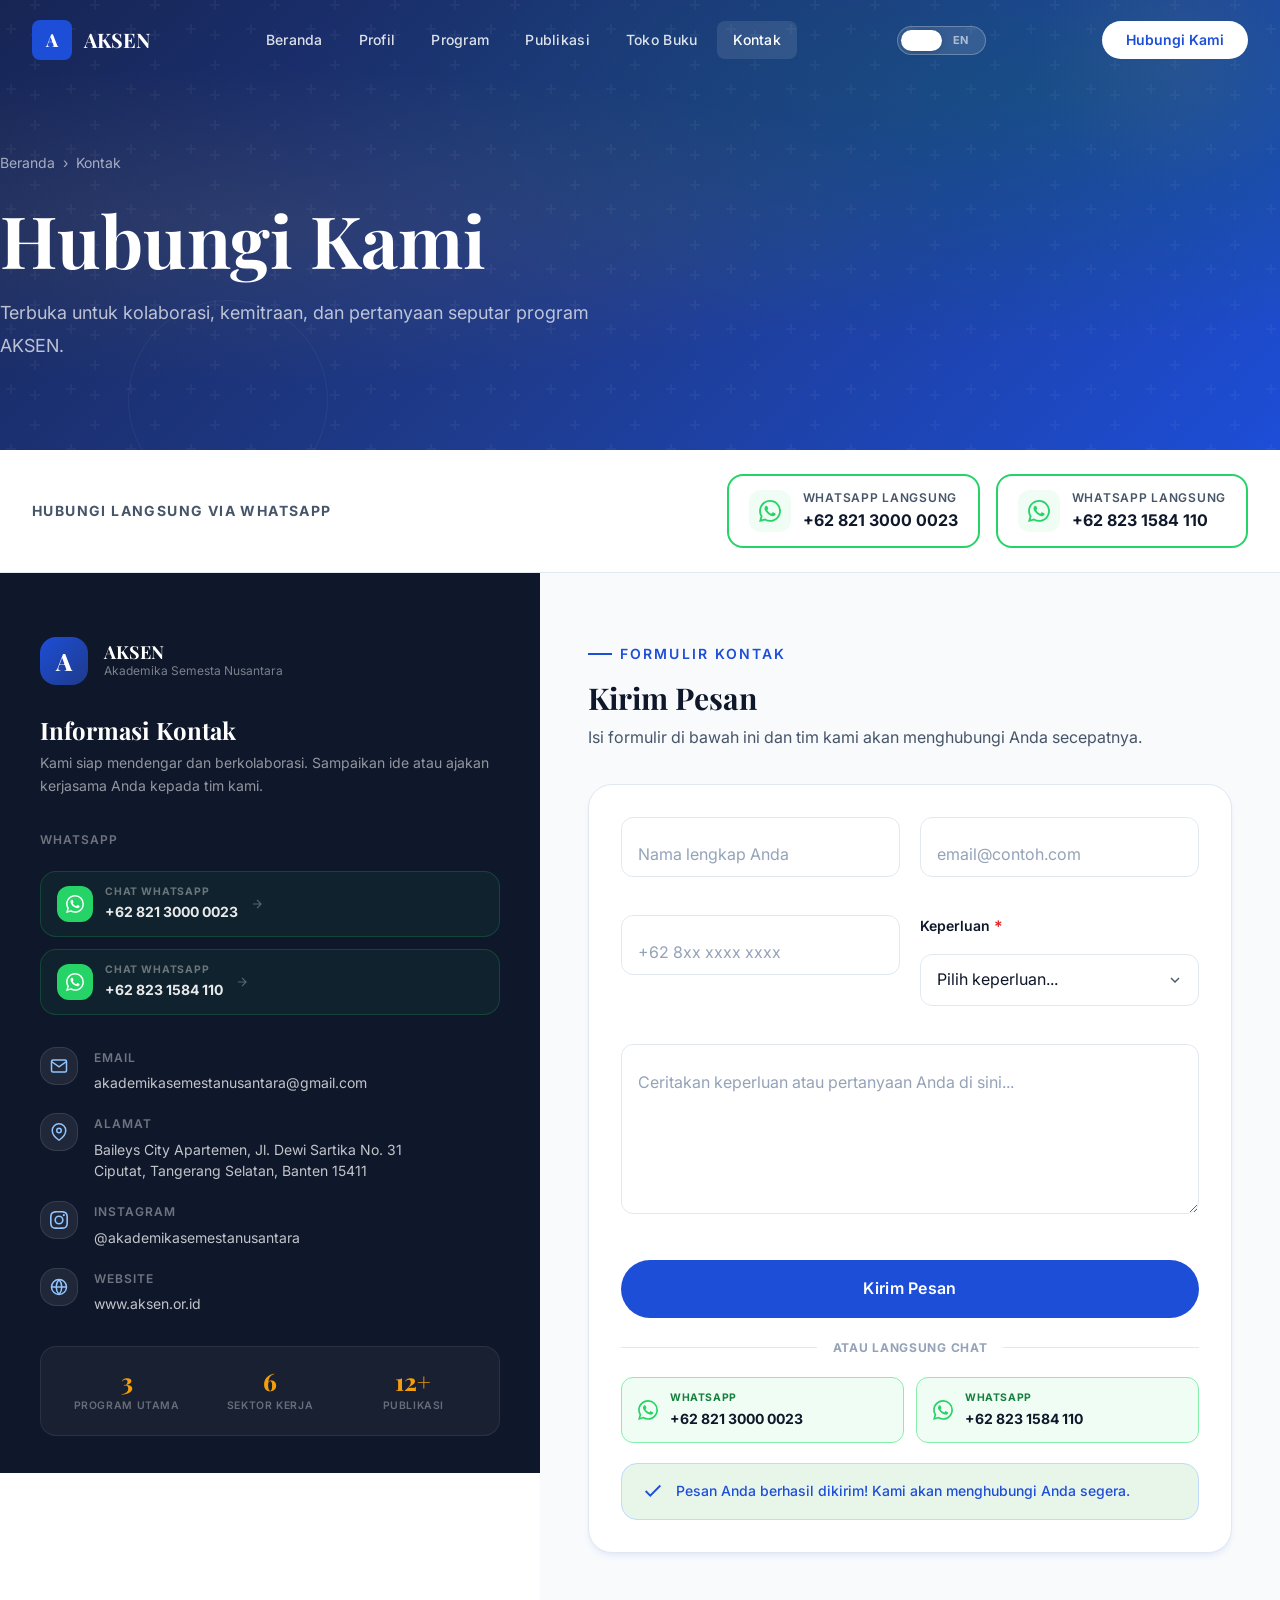
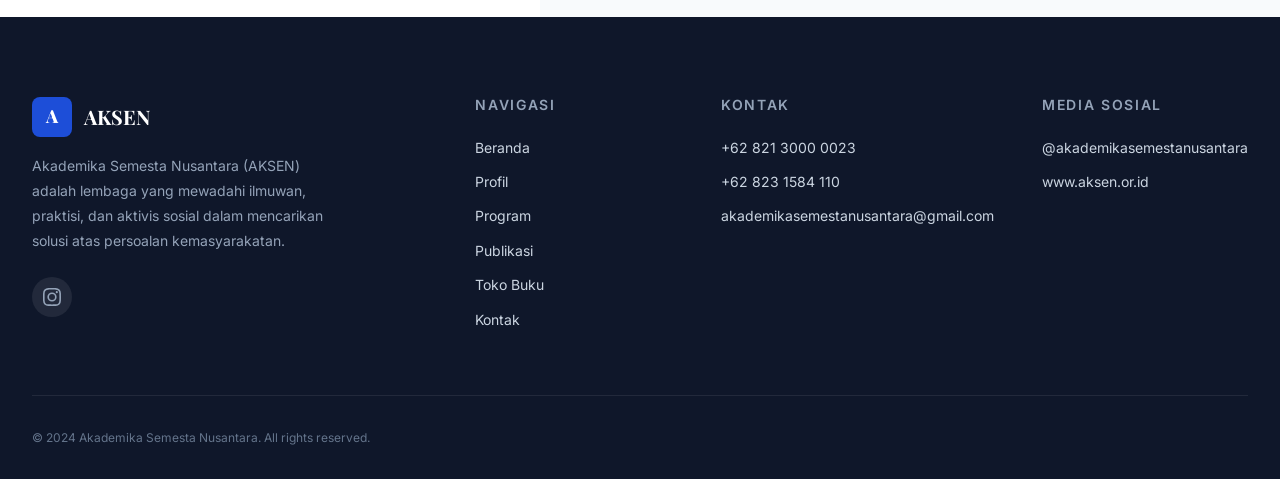
<file: contact.html>
<!DOCTYPE html>
<html lang="id">
<head>
  <meta charset="UTF-8">
  <meta name="viewport" content="width=device-width, initial-scale=1.0">
  <meta name="description" content="Hubungi AKSEN — Akademika Semesta Nusantara. Alamat, telepon, email, dan formulir kontak untuk kerjasama, pertanyaan, dan kolaborasi.">
  <meta name="theme-color" content="#1D4ED8">
  <meta property="og:type"        content="website">
  <meta property="og:title"       content="Kontak | AKSEN — Akademika Semesta Nusantara">
  <meta property="og:description" content="Hubungi tim AKSEN untuk kerjasama, pelatihan, penelitian, atau konsultasi. Kami siap mendengar.">
  <meta property="og:url"         content="https://aksen.or.id/contact.html">
  <meta property="og:image"       content="https://aksen.or.id/assets/images/og-image.jpg">
  <meta name="twitter:card"  content="summary_large_image">
  <meta name="twitter:title" content="Kontak | AKSEN">
  <link rel="canonical" href="https://aksen.or.id/contact.html">
  <link rel="preconnect" href="https://fonts.googleapis.com">
  <link rel="preconnect" href="https://fonts.gstatic.com" crossorigin>
  <link href="https://fonts.googleapis.com/css2?family=Inter:wght@300;400;500;600;700&family=Playfair+Display:ital,wght@0,400;0,600;0,700;0,800;1,400;1,600&display=swap" rel="stylesheet">
  <link rel="stylesheet" href="css/reset.css">
  <link rel="stylesheet" href="css/tokens.css">
  <link rel="stylesheet" href="css/main.css">
  <link rel="stylesheet" href="css/components.css">
  <link rel="stylesheet" href="css/i18n.css">
  <link rel="stylesheet" href="css/pages.css">
  <title>Kontak | AKSEN — Akademika Semesta Nusantara</title>
</head>
<body>

  <div class="loader" id="loader"><div class="loader__spinner"></div></div>
  <a href="#main" class="skip-link">Skip to main content</a>

  <!-- ═══════════════ NAVIGATION -->
  <header>
    <nav class="nav" data-nav role="navigation" aria-label="Navigasi utama" data-i18n-aria="nav.aria">
      <div class="container nav__inner">
        <a href="index.html" class="nav__logo">
          <span class="nav__logo-icon">A</span><span>AKSEN</span>
        </a>
        <div class="nav__links">
          <a href="index.html"       class="nav__link"        data-i18n="nav.home">Beranda</a>
          <a href="profile.html"     class="nav__link"        data-i18n="nav.profile">Profil</a>
          <a href="program.html"     class="nav__link"        data-i18n="nav.programs">Program</a>
          <a href="publication.html" class="nav__link"        data-i18n="nav.publications">Publikasi</a>
          <a href="toko.html"        class="nav__link"        >Toko Buku</a>
          <a href="contact.html"     class="nav__link active" data-i18n="nav.contact">Kontak</a>
        </div>
        <button class="lang-toggle" data-lang-toggle data-active-lang="id" aria-label="Beralih ke Bahasa Inggris">
          <span class="lang-toggle__pill"></span>
          <span class="lang-toggle__label">ID</span>
          <span class="lang-toggle__label">EN</span>
        </button>
        <a href="contact.html" class="nav__cta" data-i18n="nav.cta">Hubungi Kami</a>
        <button class="nav__toggle" data-menu-toggle aria-label="Buka menu" aria-expanded="false">
          <span></span><span></span><span></span>
        </button>
      </div>
    </nav>
  </header>

  <div class="nav__mobile" data-mobile-menu>
    <a href="index.html"       data-i18n="nav.home">Beranda</a>
    <a href="profile.html"     data-i18n="nav.profile">Profil</a>
    <a href="program.html"     data-i18n="nav.programs">Program</a>
    <a href="publication.html" data-i18n="nav.publications">Publikasi</a>
    <a href="toko.html"                                   >Toko Buku</a>
    <a href="contact.html"     data-i18n="nav.contact">Kontak</a>
    <button class="lang-toggle" data-lang-toggle data-active-lang="id" aria-label="Ganti bahasa">
      <span class="lang-toggle__pill"></span>
      <span class="lang-toggle__label">ID</span>
      <span class="lang-toggle__label">EN</span>
    </button>
  </div>

  <main id="main" role="main">

    <!-- ═══════════════ PAGE HERO | wp:cover -->
    <section class="page-hero">
      <div class="page-hero__pattern"></div>
      <div class="geo-shape geo-shape--1"></div>
      <div class="geo-shape geo-shape--2"></div>
      <div class="container page-hero__content">
        <div class="page-hero__breadcrumb">
          <a href="index.html" data-i18n="common.home">Beranda</a>
          <span>›</span>
          <span data-i18n="nav.contact">Kontak</span>
        </div>
        <h1 class="page-hero__title" data-i18n="contact.hero.title">Hubungi Kami</h1>
        <p class="page-hero__text" data-i18n="contact.hero.text">
          Kami siap mendengar dan berkolaborasi. Sampaikan pertanyaan, ide, atau ajakan kerjasama Anda kepada tim AKSEN.
        </p>
      </div>
    </section>

    <!-- ═══════════════ QUICK WHATSAPP STRIP -->
    <div class="contact-quick">
      <div class="container contact-quick__inner">
        <span class="contact-quick__label">Hubungi Langsung via WhatsApp</span>
        <div class="contact-quick__btns">
          <a href="https://wa.me/6282130000023" target="_blank" rel="noopener" class="wa-btn-lg">
            <div class="wa-btn-lg__icon">
              <svg viewBox="0 0 24 24" fill="currentColor"><path d="M17.472 14.382c-.297-.149-1.758-.867-2.03-.967-.273-.099-.471-.148-.67.15-.197.297-.767.966-.94 1.164-.173.199-.347.223-.644.075-.297-.15-1.255-.463-2.39-1.475-.883-.788-1.48-1.761-1.653-2.059-.173-.297-.018-.458.13-.606.134-.133.298-.347.446-.52.149-.174.198-.298.298-.497.099-.198.05-.371-.025-.52-.075-.149-.669-1.612-.916-2.207-.242-.579-.487-.5-.669-.51-.173-.008-.371-.01-.57-.01-.198 0-.52.074-.792.372-.272.297-1.04 1.016-1.04 2.479 0 1.462 1.065 2.875 1.213 3.074.149.198 2.096 3.2 5.077 4.487.709.306 1.262.489 1.694.625.712.227 1.36.195 1.871.118.571-.085 1.758-.719 2.006-1.413.248-.694.248-1.289.173-1.413-.074-.124-.272-.198-.57-.347m-5.421 7.403h-.004a9.87 9.87 0 01-5.031-1.378l-.361-.214-3.741.982.998-3.648-.235-.374a9.86 9.86 0 01-1.51-5.26c.001-5.45 4.436-9.884 9.888-9.884 2.64 0 5.122 1.03 6.988 2.898a9.825 9.825 0 012.893 6.994c-.003 5.45-4.437 9.884-9.885 9.884m8.413-18.297A11.815 11.815 0 0012.05 0C5.495 0 .16 5.335.157 11.892c0 2.096.547 4.142 1.588 5.945L.057 24l6.305-1.654a11.882 11.882 0 005.683 1.448h.005c6.554 0 11.89-5.335 11.893-11.893a11.821 11.821 0 00-3.48-8.413z"/></svg>
            </div>
            <div class="wa-btn-lg__info">
              <span class="wa-btn-lg__label">WhatsApp Langsung</span>
              <span class="wa-btn-lg__num">+62 821 3000 0023</span>
            </div>
          </a>
          <a href="https://wa.me/6282315840110" target="_blank" rel="noopener" class="wa-btn-lg">
            <div class="wa-btn-lg__icon">
              <svg viewBox="0 0 24 24" fill="currentColor"><path d="M17.472 14.382c-.297-.149-1.758-.867-2.03-.967-.273-.099-.471-.148-.67.15-.197.297-.767.966-.94 1.164-.173.199-.347.223-.644.075-.297-.15-1.255-.463-2.39-1.475-.883-.788-1.48-1.761-1.653-2.059-.173-.297-.018-.458.13-.606.134-.133.298-.347.446-.52.149-.174.198-.298.298-.497.099-.198.05-.371-.025-.52-.075-.149-.669-1.612-.916-2.207-.242-.579-.487-.5-.669-.51-.173-.008-.371-.01-.57-.01-.198 0-.52.074-.792.372-.272.297-1.04 1.016-1.04 2.479 0 1.462 1.065 2.875 1.213 3.074.149.198 2.096 3.2 5.077 4.487.709.306 1.262.489 1.694.625.712.227 1.36.195 1.871.118.571-.085 1.758-.719 2.006-1.413.248-.694.248-1.289.173-1.413-.074-.124-.272-.198-.57-.347m-5.421 7.403h-.004a9.87 9.87 0 01-5.031-1.378l-.361-.214-3.741.982.998-3.648-.235-.374a9.86 9.86 0 01-1.51-5.26c.001-5.45 4.436-9.884 9.888-9.884 2.64 0 5.122 1.03 6.988 2.898a9.825 9.825 0 012.893 6.994c-.003 5.45-4.437 9.884-9.885 9.884m8.413-18.297A11.815 11.815 0 0012.05 0C5.495 0 .16 5.335.157 11.892c0 2.096.547 4.142 1.588 5.945L.057 24l6.305-1.654a11.882 11.882 0 005.683 1.448h.005c6.554 0 11.89-5.335 11.893-11.893a11.821 11.821 0 00-3.48-8.413z"/></svg>
            </div>
            <div class="wa-btn-lg__info">
              <span class="wa-btn-lg__label">WhatsApp Langsung</span>
              <span class="wa-btn-lg__num">+62 823 1584 110</span>
            </div>
          </a>
        </div>
      </div>
    </div>

    <!-- ═══════════════ CONTACT SPLIT LAYOUT | wp:columns -->
    <section class="contact-split" id="contact">

      <!-- Left Panel: Dark Navy with Info -->
      <div class="contact-split__left">
        <div class="contact-split__left-inner">
          <div class="contact-split__brand">
            <div class="contact-split__logo">A</div>
            <div>
              <p class="contact-split__org">AKSEN</p>
              <p class="contact-split__tagline">Akademika Semesta Nusantara</p>
            </div>
          </div>

          <div class="contact-split__intro">
            <h2 data-i18n="contact.info.title">Informasi Kontak</h2>
            <p>Kami siap mendengar dan berkolaborasi. Sampaikan ide atau ajakan kerjasama Anda kepada tim kami.</p>
          </div>

          <!-- WhatsApp Cards -->
          <div class="contact-wa-cards">
            <p class="contact-split__item-label" style="margin-bottom:var(--space-2)">WhatsApp</p>
            <a href="https://wa.me/6282130000023" target="_blank" rel="noopener" class="contact-wa-item">
              <div class="contact-wa-item__icon">
                <svg viewBox="0 0 24 24" fill="currentColor"><path d="M17.472 14.382c-.297-.149-1.758-.867-2.03-.967-.273-.099-.471-.148-.67.15-.197.297-.767.966-.94 1.164-.173.199-.347.223-.644.075-.297-.15-1.255-.463-2.39-1.475-.883-.788-1.48-1.761-1.653-2.059-.173-.297-.018-.458.13-.606.134-.133.298-.347.446-.52.149-.174.198-.298.298-.497.099-.198.05-.371-.025-.52-.075-.149-.669-1.612-.916-2.207-.242-.579-.487-.5-.669-.51-.173-.008-.371-.01-.57-.01-.198 0-.52.074-.792.372-.272.297-1.04 1.016-1.04 2.479 0 1.462 1.065 2.875 1.213 3.074.149.198 2.096 3.2 5.077 4.487.709.306 1.262.489 1.694.625.712.227 1.36.195 1.871.118.571-.085 1.758-.719 2.006-1.413.248-.694.248-1.289.173-1.413-.074-.124-.272-.198-.57-.347m-5.421 7.403h-.004a9.87 9.87 0 01-5.031-1.378l-.361-.214-3.741.982.998-3.648-.235-.374a9.86 9.86 0 01-1.51-5.26c.001-5.45 4.436-9.884 9.888-9.884 2.64 0 5.122 1.03 6.988 2.898a9.825 9.825 0 012.893 6.994c-.003 5.45-4.437 9.884-9.885 9.884m8.413-18.297A11.815 11.815 0 0012.05 0C5.495 0 .16 5.335.157 11.892c0 2.096.547 4.142 1.588 5.945L.057 24l6.305-1.654a11.882 11.882 0 005.683 1.448h.005c6.554 0 11.89-5.335 11.893-11.893a11.821 11.821 0 00-3.48-8.413z"/></svg>
              </div>
              <div class="contact-wa-item__text">
                <span class="contact-wa-item__label">Chat WhatsApp</span>
                <span class="contact-wa-item__num">+62 821 3000 0023</span>
              </div>
              <svg width="14" height="14" viewBox="0 0 24 24" fill="none" stroke="rgba(255,255,255,0.3)" stroke-width="2"><path d="M5 12h14M12 5l7 7-7 7"/></svg>
            </a>
            <a href="https://wa.me/6282315840110" target="_blank" rel="noopener" class="contact-wa-item">
              <div class="contact-wa-item__icon">
                <svg viewBox="0 0 24 24" fill="currentColor"><path d="M17.472 14.382c-.297-.149-1.758-.867-2.03-.967-.273-.099-.471-.148-.67.15-.197.297-.767.966-.94 1.164-.173.199-.347.223-.644.075-.297-.15-1.255-.463-2.39-1.475-.883-.788-1.48-1.761-1.653-2.059-.173-.297-.018-.458.13-.606.134-.133.298-.347.446-.52.149-.174.198-.298.298-.497.099-.198.05-.371-.025-.52-.075-.149-.669-1.612-.916-2.207-.242-.579-.487-.5-.669-.51-.173-.008-.371-.01-.57-.01-.198 0-.52.074-.792.372-.272.297-1.04 1.016-1.04 2.479 0 1.462 1.065 2.875 1.213 3.074.149.198 2.096 3.2 5.077 4.487.709.306 1.262.489 1.694.625.712.227 1.36.195 1.871.118.571-.085 1.758-.719 2.006-1.413.248-.694.248-1.289.173-1.413-.074-.124-.272-.198-.57-.347m-5.421 7.403h-.004a9.87 9.87 0 01-5.031-1.378l-.361-.214-3.741.982.998-3.648-.235-.374a9.86 9.86 0 01-1.51-5.26c.001-5.45 4.436-9.884 9.888-9.884 2.64 0 5.122 1.03 6.988 2.898a9.825 9.825 0 012.893 6.994c-.003 5.45-4.437 9.884-9.885 9.884m8.413-18.297A11.815 11.815 0 0012.05 0C5.495 0 .16 5.335.157 11.892c0 2.096.547 4.142 1.588 5.945L.057 24l6.305-1.654a11.882 11.882 0 005.683 1.448h.005c6.554 0 11.89-5.335 11.893-11.893a11.821 11.821 0 00-3.48-8.413z"/></svg>
              </div>
              <div class="contact-wa-item__text">
                <span class="contact-wa-item__label">Chat WhatsApp</span>
                <span class="contact-wa-item__num">+62 823 1584 110</span>
              </div>
              <svg width="14" height="14" viewBox="0 0 24 24" fill="none" stroke="rgba(255,255,255,0.3)" stroke-width="2"><path d="M5 12h14M12 5l7 7-7 7"/></svg>
            </a>
          </div>

          <div class="contact-split__items">
            <div class="contact-split__item">
              <div class="contact-split__item-icon">
                <svg width="18" height="18" viewBox="0 0 24 24" fill="none" stroke="currentColor" stroke-width="2"><path d="M4 4h16c1.1 0 2 .9 2 2v12c0 1.1-.9 2-2 2H4c-1.1 0-2-.9-2-2V6c0-1.1.9-2 2-2z"/><polyline points="22,6 12,13 2,6"/></svg>
              </div>
              <div>
                <p class="contact-split__item-label" data-i18n="contact.email.label">Email</p>
                <a href="mailto:akademikasemestanusantara@gmail.com" class="contact-split__item-value">akademikasemestanusantara@gmail.com</a>
              </div>
            </div>
            <div class="contact-split__item">
              <div class="contact-split__item-icon">
                <svg width="18" height="18" viewBox="0 0 24 24" fill="none" stroke="currentColor" stroke-width="2"><path d="M21 10c0 7-9 13-9 13s-9-6-9-13a9 9 0 0118 0z"/><circle cx="12" cy="10" r="3"/></svg>
              </div>
              <div>
                <p class="contact-split__item-label" data-i18n="contact.address.label">Alamat</p>
                <p class="contact-split__item-value">Baileys City Apartemen, Jl. Dewi Sartika No. 31</p>
                <p class="contact-split__item-value">Ciputat, Tangerang Selatan, Banten 15411</p>
              </div>
            </div>
            <div class="contact-split__item">
              <div class="contact-split__item-icon">
                <svg width="18" height="18" viewBox="0 0 24 24" fill="currentColor"><path d="M12 2.163c3.204 0 3.584.012 4.85.07 3.252.148 4.771 1.691 4.919 4.919.058 1.265.069 1.645.069 4.849 0 3.205-.012 3.584-.069 4.849-.149 3.225-1.664 4.771-4.919 4.919-1.266.058-1.644.07-4.85.07-3.204 0-3.584-.012-4.849-.07-3.26-.149-4.771-1.699-4.919-4.92-.058-1.265-.07-1.644-.07-4.849 0-3.204.013-3.583.07-4.849.149-3.227 1.664-4.771 4.919-4.919 1.266-.057 1.645-.069 4.849-.069zM12 0C8.741 0 8.333.014 7.053.072 2.695.272.273 2.69.073 7.052.014 8.333 0 8.741 0 12c0 3.259.014 3.668.072 4.948.2 4.358 2.618 6.78 6.98 6.98C8.333 23.986 8.741 24 12 24c3.259 0 3.668-.014 4.948-.072 4.354-.2 6.782-2.618 6.979-6.98.059-1.28.073-1.689.073-4.948 0-3.259-.014-3.667-.072-4.947-.196-4.354-2.617-6.78-6.979-6.98C15.668.014 15.259 0 12 0zm0 5.838a6.162 6.162 0 100 12.324 6.162 6.162 0 000-12.324zM12 16a4 4 0 110-8 4 4 0 010 8zm6.406-11.845a1.44 1.44 0 100 2.881 1.44 1.44 0 000-2.881z"/></svg>
              </div>
              <div>
                <p class="contact-split__item-label" data-i18n="contact.social.label">Instagram</p>
                <a href="https://www.instagram.com/akademikasemestanusantara" target="_blank" rel="noopener" class="contact-split__item-value">@akademikasemestanusantara</a>
              </div>
            </div>
            <div class="contact-split__item">
              <div class="contact-split__item-icon">
                <svg width="18" height="18" viewBox="0 0 24 24" fill="none" stroke="currentColor" stroke-width="2"><circle cx="12" cy="12" r="10"/><path d="M2 12h20M12 2a15.3 15.3 0 010 20M12 2a15.3 15.3 0 000 20"/></svg>
              </div>
              <div>
                <p class="contact-split__item-label">Website</p>
                <a href="https://www.aksen.or.id" target="_blank" rel="noopener" class="contact-split__item-value">www.aksen.or.id</a>
              </div>
            </div>
          </div>

          <!-- Credibility Stats -->
          <div class="contact-split__stats">
            <div class="contact-split__stat">
              <span class="contact-split__stat-num">3</span>
              <span class="contact-split__stat-label">Program Utama</span>
            </div>
            <div class="contact-split__stat">
              <span class="contact-split__stat-num">6</span>
              <span class="contact-split__stat-label">Sektor Kerja</span>
            </div>
            <div class="contact-split__stat">
              <span class="contact-split__stat-num">12+</span>
              <span class="contact-split__stat-label">Publikasi</span>
            </div>
          </div>

          <!-- Trust indicators -->
          <div class="contact-trust">
            <span class="contact-trust__icon">⚖️</span>
            <div class="contact-trust__text">
              <strong>Lembaga Terdaftar Resmi</strong>
              Berbadan hukum &amp; beroperasi secara transparan di Indonesia
            </div>
          </div>
          <div class="contact-trust">
            <span class="contact-trust__icon">🕐</span>
            <div class="contact-trust__text">
              <strong>Respons Cepat</strong>
              Tim kami merespons dalam 1 × 24 jam kerja
            </div>
          </div>

          <!-- Map -->
          <div class="contact-split__map">
            <iframe
              title="Lokasi AKSEN — Baileys City Apartemen, Ciputat"
              src="https://www.google.com/maps/embed?pb=!1m18!1m12!1m3!1d3965.3478741888765!2d106.7421833147695!3d-6.338476995370765!2m3!1f0!2f0!3f0!3m2!1i1024!2i768!4f13.1!3m3!1m2!1s0x2e69ef14b7bdb88b%3A0xe18cc4474f1b5b89!2sJl.%20Dewi%20Sartika%20No.31%2C%20Ciputat%2C%20Kec.%20Ciputat%2C%20Kota%20Tangerang%20Selatan%2C%20Banten!5e0!3m2!1sid!2sid!4v1670000000000!5m2!1sid!2sid"
              width="100%" height="200" style="border:0;border-radius:var(--radius-lg);filter:grayscale(30%)" allowfullscreen loading="lazy" referrerpolicy="no-referrer-when-downgrade">
            </iframe>
          </div>
        </div>
      </div>

      <!-- Right Panel: White Form -->
      <div class="contact-split__right">
        <div class="contact-split__right-inner">
          <div class="contact-split__form-header">
            <span class="section-label" style="color:var(--c-primary)">Formulir Kontak</span>
            <h2 data-i18n="contact.form.title">Kirim Pesan</h2>
            <p data-i18n="contact.form.text">Isi formulir di bawah ini dan tim kami akan menghubungi Anda secepatnya — biasanya dalam 1 × 24 jam kerja.</p>
          </div>

          <form class="contact-form" id="contactForm" novalidate>

            <div class="form-row">
              <div class="form-group form-group--float">
                <input type="text" id="nama" name="nama" class="form-input"
                  data-i18n-placeholder="contact.form.name.ph" placeholder=" "
                  autocomplete="name" required>
                <label for="nama" class="form-label">
                  <span data-i18n="contact.form.name">Nama Lengkap</span>
                  <span class="form-required" aria-hidden="true">*</span>
                </label>
                <span class="form-error" id="namaError"></span>
              </div>

              <div class="form-group form-group--float">
                <input type="email" id="email" name="email" class="form-input"
                  data-i18n-placeholder="contact.form.email.ph" placeholder=" "
                  autocomplete="email" required>
                <label for="email" class="form-label">
                  <span data-i18n="contact.form.email">Email</span>
                  <span class="form-required" aria-hidden="true">*</span>
                </label>
                <span class="form-error" id="emailError"></span>
              </div>
            </div>

            <div class="form-row">
              <div class="form-group form-group--float">
                <input type="tel" id="telepon" name="telepon" class="form-input"
                  data-i18n-placeholder="contact.form.phone.ph" placeholder=" "
                  autocomplete="tel">
                <label for="telepon" class="form-label">
                  <span data-i18n="contact.form.phone">Nomor Telepon / WhatsApp</span>
                </label>
              </div>

              <div class="form-group">
                <label for="keperluan" class="form-label">
                  <span data-i18n="contact.form.purpose">Keperluan</span>
                  <span class="form-required" aria-hidden="true">*</span>
                </label>
                <div class="form-select-wrapper">
                  <select id="keperluan" name="keperluan" class="form-input form-select" required>
                    <option value="" disabled selected data-i18n="contact.form.purpose.ph">Pilih keperluan...</option>
                    <option value="kerjasama"   data-i18n="contact.form.purpose.collab">Kerjasama / Kolaborasi</option>
                    <option value="pelatihan"   data-i18n="contact.form.purpose.train">Pelatihan / Workshop</option>
                    <option value="penelitian"  data-i18n="contact.form.purpose.research">Penelitian Bersama</option>
                    <option value="konsultasi"  data-i18n="contact.form.purpose.consult">Konsultasi</option>
                    <option value="pertanyaan"  data-i18n="contact.form.purpose.info">Pertanyaan Umum</option>
                    <option value="lainnya"     data-i18n="contact.form.purpose.other">Lainnya</option>
                  </select>
                  <svg class="form-select-arrow" width="16" height="16" viewBox="0 0 24 24" fill="none" stroke="currentColor" stroke-width="2"><polyline points="6 9 12 15 18 9"/></svg>
                </div>
                <span class="form-error" id="keperluanError"></span>
              </div>
            </div>

            <div class="form-group form-group--float">
              <textarea id="pesan" name="pesan" class="form-input form-textarea" rows="5"
                data-i18n-placeholder="contact.form.message.ph"
                placeholder=" "
                required></textarea>
              <label for="pesan" class="form-label form-label--textarea">
                <span data-i18n="contact.form.message">Pesan</span>
                <span class="form-required" aria-hidden="true">*</span>
              </label>
              <span class="form-error" id="pesanError"></span>
            </div>

            <button type="submit" class="btn btn--primary btn--lg btn--full" id="submitBtn">
              <span class="btn-text" data-i18n="contact.form.send">Kirim Pesan</span>
              <span class="btn-loading" hidden aria-hidden="true">
                <svg width="18" height="18" viewBox="0 0 24 24" fill="none" stroke="currentColor" stroke-width="2" class="spin"><circle cx="12" cy="12" r="10" stroke-opacity=".25"/><path d="M12 2a10 10 0 010 20" stroke-opacity=".75"/></svg>
              </span>
            </button>

            <!-- Or divider -->
            <div class="form-or-divider">
              <div class="form-or-divider__line"></div>
              <span class="form-or-divider__text">ATAU LANGSUNG CHAT</span>
              <div class="form-or-divider__line"></div>
            </div>

            <!-- WA direct buttons inside form -->
            <div class="form-wa-grid">
              <a href="https://wa.me/6282130000023" target="_blank" rel="noopener" class="form-wa-btn">
                <svg width="20" height="20" viewBox="0 0 24 24" fill="#25D366"><path d="M17.472 14.382c-.297-.149-1.758-.867-2.03-.967-.273-.099-.471-.148-.67.15-.197.297-.767.966-.94 1.164-.173.199-.347.223-.644.075-.297-.15-1.255-.463-2.39-1.475-.883-.788-1.48-1.761-1.653-2.059-.173-.297-.018-.458.13-.606.134-.133.298-.347.446-.52.149-.174.198-.298.298-.497.099-.198.05-.371-.025-.52-.075-.149-.669-1.612-.916-2.207-.242-.579-.487-.5-.669-.51-.173-.008-.371-.01-.57-.01-.198 0-.52.074-.792.372-.272.297-1.04 1.016-1.04 2.479 0 1.462 1.065 2.875 1.213 3.074.149.198 2.096 3.2 5.077 4.487.709.306 1.262.489 1.694.625.712.227 1.36.195 1.871.118.571-.085 1.758-.719 2.006-1.413.248-.694.248-1.289.173-1.413-.074-.124-.272-.198-.57-.347m-5.421 7.403h-.004a9.87 9.87 0 01-5.031-1.378l-.361-.214-3.741.982.998-3.648-.235-.374a9.86 9.86 0 01-1.51-5.26c.001-5.45 4.436-9.884 9.888-9.884 2.64 0 5.122 1.03 6.988 2.898a9.825 9.825 0 012.893 6.994c-.003 5.45-4.437 9.884-9.885 9.884m8.413-18.297A11.815 11.815 0 0012.05 0C5.495 0 .16 5.335.157 11.892c0 2.096.547 4.142 1.588 5.945L.057 24l6.305-1.654a11.882 11.882 0 005.683 1.448h.005c6.554 0 11.89-5.335 11.893-11.893a11.821 11.821 0 00-3.48-8.413z"/></svg>
                <div class="form-wa-btn__text">
                  <span class="form-wa-btn__label">WhatsApp</span>
                  <span class="form-wa-btn__num">+62 821 3000 0023</span>
                </div>
              </a>
              <a href="https://wa.me/6282315840110" target="_blank" rel="noopener" class="form-wa-btn">
                <svg width="20" height="20" viewBox="0 0 24 24" fill="#25D366"><path d="M17.472 14.382c-.297-.149-1.758-.867-2.03-.967-.273-.099-.471-.148-.67.15-.197.297-.767.966-.94 1.164-.173.199-.347.223-.644.075-.297-.15-1.255-.463-2.39-1.475-.883-.788-1.48-1.761-1.653-2.059-.173-.297-.018-.458.13-.606.134-.133.298-.347.446-.52.149-.174.198-.298.298-.497.099-.198.05-.371-.025-.52-.075-.149-.669-1.612-.916-2.207-.242-.579-.487-.5-.669-.51-.173-.008-.371-.01-.57-.01-.198 0-.52.074-.792.372-.272.297-1.04 1.016-1.04 2.479 0 1.462 1.065 2.875 1.213 3.074.149.198 2.096 3.2 5.077 4.487.709.306 1.262.489 1.694.625.712.227 1.36.195 1.871.118.571-.085 1.758-.719 2.006-1.413.248-.694.248-1.289.173-1.413-.074-.124-.272-.198-.57-.347m-5.421 7.403h-.004a9.87 9.87 0 01-5.031-1.378l-.361-.214-3.741.982.998-3.648-.235-.374a9.86 9.86 0 01-1.51-5.26c.001-5.45 4.436-9.884 9.888-9.884 2.64 0 5.122 1.03 6.988 2.898a9.825 9.825 0 012.893 6.994c-.003 5.45-4.437 9.884-9.885 9.884m8.413-18.297A11.815 11.815 0 0012.05 0C5.495 0 .16 5.335.157 11.892c0 2.096.547 4.142 1.588 5.945L.057 24l6.305-1.654a11.882 11.882 0 005.683 1.448h.005c6.554 0 11.89-5.335 11.893-11.893a11.821 11.821 0 00-3.48-8.413z"/></svg>
                <div class="form-wa-btn__text">
                  <span class="form-wa-btn__label">WhatsApp</span>
                  <span class="form-wa-btn__num">+62 823 1584 110</span>
                </div>
              </a>
            </div>

            <div class="form-success" id="formSuccess" hidden role="alert">
              <svg width="22" height="22" viewBox="0 0 24 24" fill="none" stroke="currentColor" stroke-width="2"><polyline points="20 6 9 17 4 12"/></svg>
              <span data-i18n="contact.form.success">Pesan Anda berhasil dikirim! Kami akan menghubungi Anda segera.</span>
            </div>

          </form>
        </div>
      </div>

    </section>

  </main>

  <!-- ═══════════════ FOOTER -->
  <footer class="footer" role="contentinfo">
    <div class="container">
      <div class="footer__grid">
        <div class="footer__brand">
          <a href="index.html" class="nav__logo" style="color:var(--c-white);margin-bottom:var(--space-3)">
            <span class="nav__logo-icon">A</span><span>AKSEN</span>
          </a>
          <p data-i18n="footer.about.text">Akademika Semesta Nusantara (AKSEN) adalah lembaga yang mewadahi ilmuwan, praktisi, dan aktivis sosial dalam mencarikan solusi atas persoalan kemasyarakatan.</p>
          <div class="footer__social">
            <a href="https://www.instagram.com/akademikasemestanusantara" target="_blank" rel="noopener" aria-label="Instagram">
              <svg width="18" height="18" viewBox="0 0 24 24" fill="currentColor"><path d="M12 2.163c3.204 0 3.584.012 4.85.07 3.252.148 4.771 1.691 4.919 4.919.058 1.265.069 1.645.069 4.849 0 3.205-.012 3.584-.069 4.849-.149 3.225-1.664 4.771-4.919 4.919-1.266.058-1.644.07-4.85.07-3.204 0-3.584-.012-4.849-.07-3.26-.149-4.771-1.699-4.919-4.92-.058-1.265-.07-1.644-.07-4.849 0-3.204.013-3.583.07-4.849.149-3.227 1.664-4.771 4.919-4.919 1.266-.057 1.645-.069 4.849-.069zM12 0C8.741 0 8.333.014 7.053.072 2.695.272.273 2.69.073 7.052.014 8.333 0 8.741 0 12c0 3.259.014 3.668.072 4.948.2 4.358 2.618 6.78 6.98 6.98C8.333 23.986 8.741 24 12 24c3.259 0 3.668-.014 4.948-.072 4.354-.2 6.782-2.618 6.979-6.98.059-1.28.073-1.689.073-4.948 0-3.259-.014-3.667-.072-4.947-.196-4.354-2.617-6.78-6.979-6.98C15.668.014 15.259 0 12 0zm0 5.838a6.162 6.162 0 100 12.324 6.162 6.162 0 000-12.324zM12 16a4 4 0 110-8 4 4 0 010 8zm6.406-11.845a1.44 1.44 0 100 2.881 1.44 1.44 0 000-2.881z"/></svg>
            </a>
          </div>
        </div>
        <div>
          <h4 class="footer__title" data-i18n="footer.nav.title">Navigasi</h4>
          <div class="footer__links">
            <a href="index.html"       data-i18n="nav.home">Beranda</a>
            <a href="profile.html"     data-i18n="nav.profile">Profil</a>
            <a href="program.html"     data-i18n="nav.programs">Program</a>
            <a href="publication.html" data-i18n="nav.publications">Publikasi</a>
            <a href="toko.html"                                   >Toko Buku</a>
            <a href="contact.html"     data-i18n="nav.contact">Kontak</a>
          </div>
        </div>
        <div>
          <h4 class="footer__title" data-i18n="footer.contact.title">Kontak</h4>
          <div class="footer__links">
            <a href="https://wa.me/6282130000023" target="_blank" rel="noopener">+62 821 3000 0023</a>
            <a href="https://wa.me/6282315840110" target="_blank" rel="noopener">+62 823 1584 110</a>
            <a href="mailto:akademikasemestanusantara@gmail.com">akademikasemestanusantara@gmail.com</a>
          </div>
        </div>
        <div>
          <h4 class="footer__title" data-i18n="footer.social.title">Media Sosial</h4>
          <div class="footer__links">
            <a href="https://www.instagram.com/akademikasemestanusantara" target="_blank" rel="noopener">@akademikasemestanusantara</a>
            <a href="https://www.aksen.or.id" target="_blank" rel="noopener">www.aksen.or.id</a>
          </div>
        </div>
      </div>
      <div class="footer__bottom">
        <span data-i18n="footer.copyright">© 2024 Akademika Semesta Nusantara. All rights reserved.</span>
      </div>
    </div>
  </footer>

  <script src="js/i18n.js"      defer></script>
  <script src="js/main.js"      defer></script>
  <script src="js/contact.js"   defer></script>
</body>
</html>
</file>
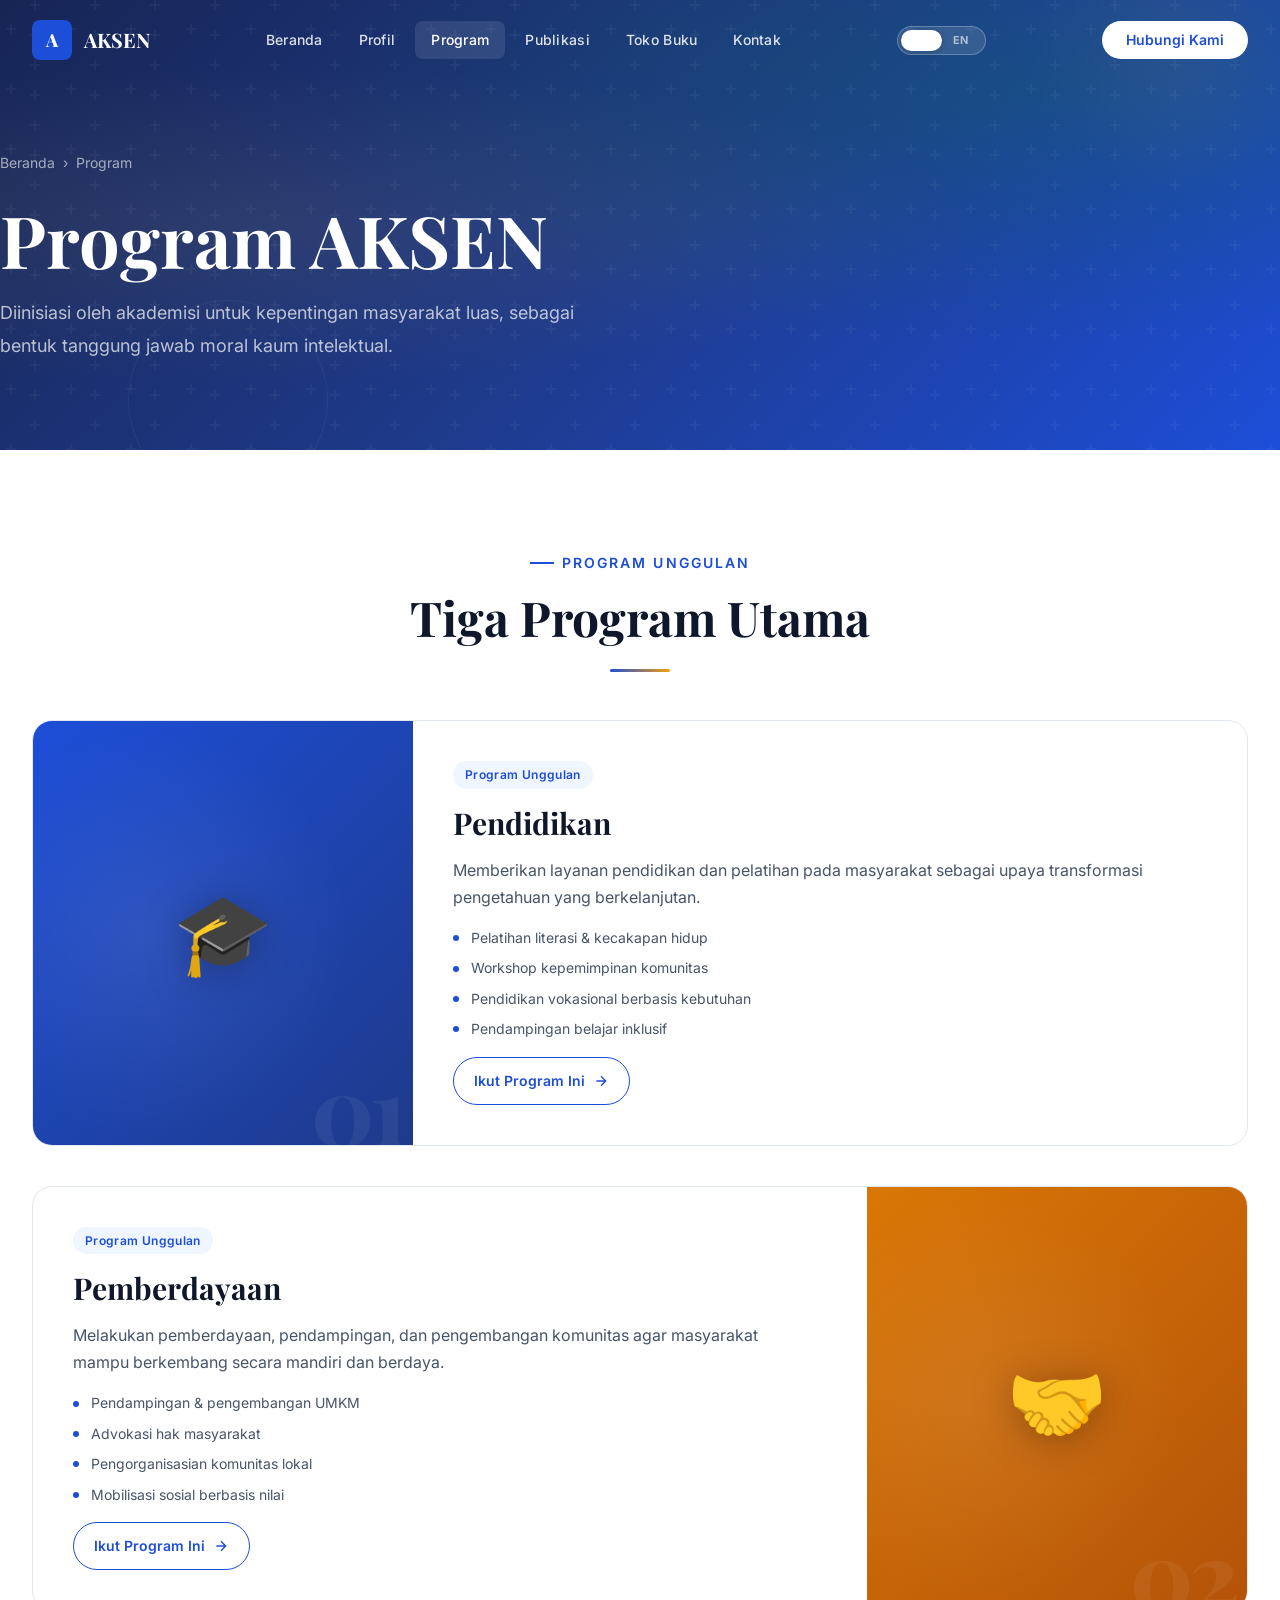
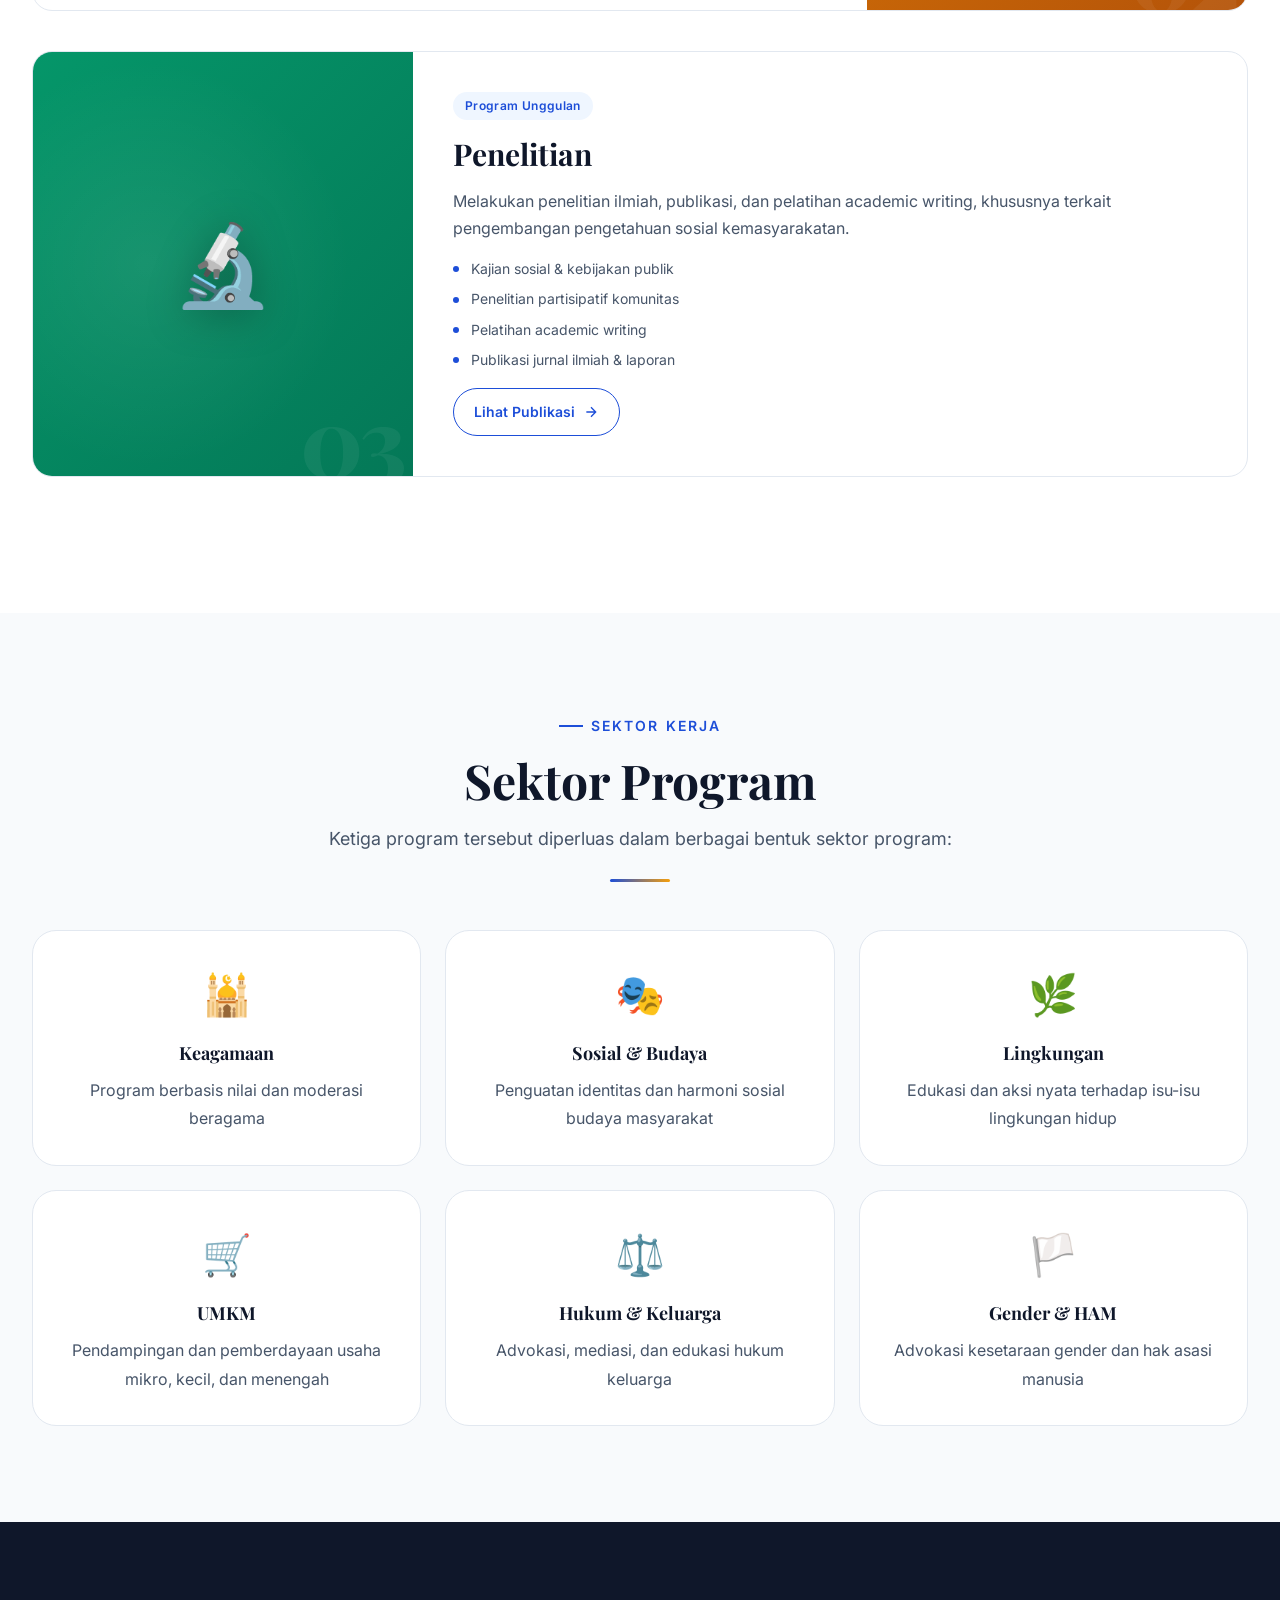
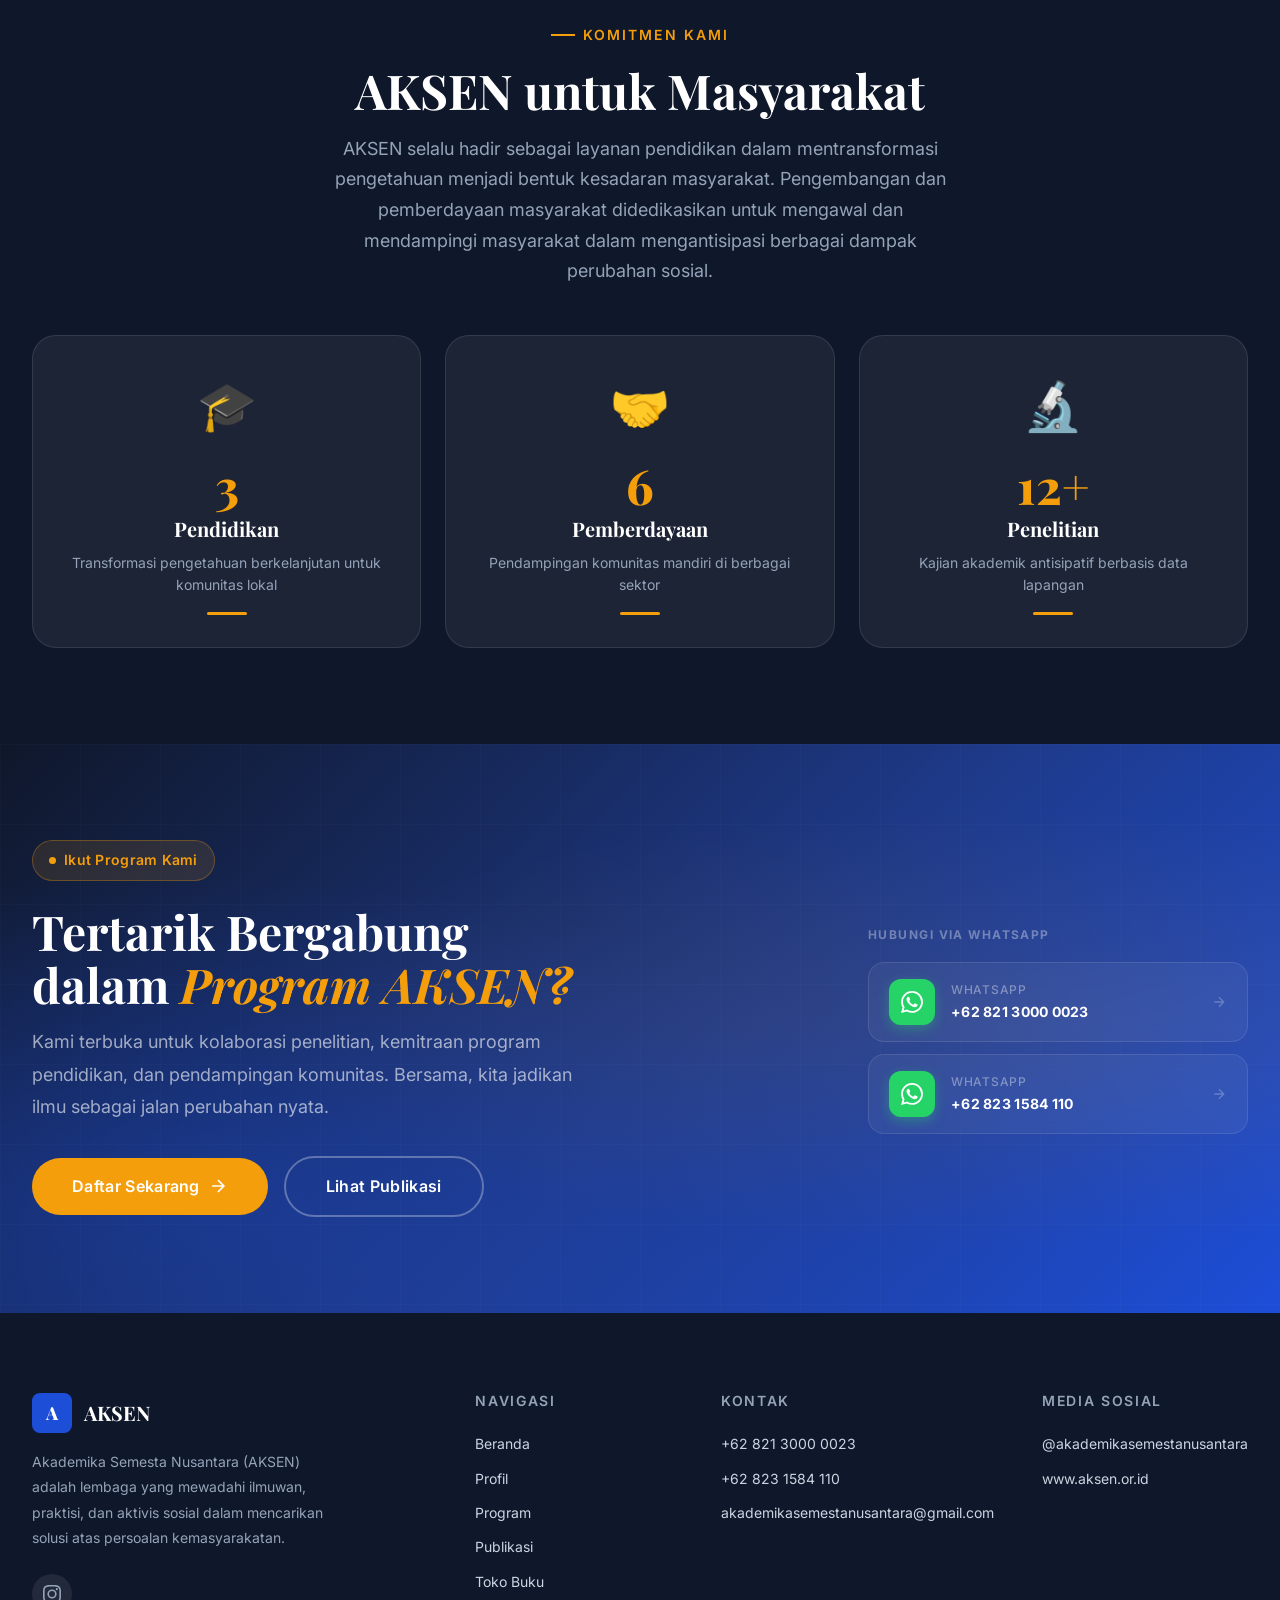
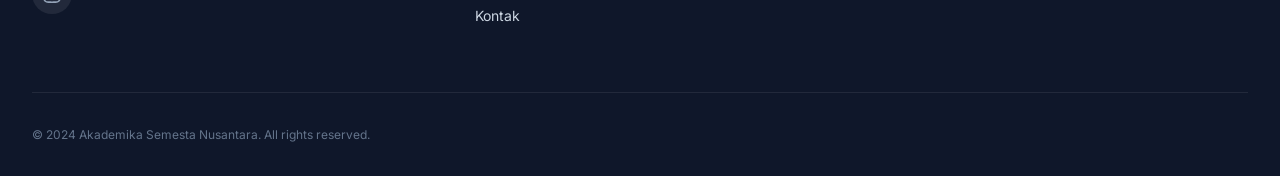
<file: program.html>
<!DOCTYPE html>
<html lang="id">
<head>
  <meta charset="UTF-8">
  <meta name="viewport" content="width=device-width, initial-scale=1.0">
  <meta name="description" content="Program AKSEN — pendidikan, pemberdayaan masyarakat, dan penelitian ilmiah dalam enam sektor kerja utama.">
  <meta name="theme-color" content="#1D4ED8">
  <meta property="og:type"        content="website">
  <meta property="og:title"       content="Program | AKSEN — Akademika Semesta Nusantara">
  <meta property="og:description" content="Diinisiasi oleh akademisi untuk kepentingan masyarakat luas, sebagai bentuk tanggung jawab moral kaum intelektual.">
  <meta property="og:url"         content="https://aksen.or.id/program.html">
  <meta property="og:image"       content="https://aksen.or.id/assets/images/og-image.jpg">
  <meta name="twitter:card"  content="summary_large_image">
  <meta name="twitter:title" content="Program | AKSEN — Akademika Semesta Nusantara">
  <link rel="canonical" href="https://aksen.or.id/program.html">
  <link rel="preconnect" href="https://fonts.googleapis.com">
  <link rel="preconnect" href="https://fonts.gstatic.com" crossorigin>
  <link href="https://fonts.googleapis.com/css2?family=Inter:wght@300;400;500;600;700&family=Playfair+Display:ital,wght@0,400;0,600;0,700;0,800;1,400;1,600&display=swap" rel="stylesheet">
  <link rel="stylesheet" href="css/reset.css">
  <link rel="stylesheet" href="css/tokens.css">
  <link rel="stylesheet" href="css/main.css">
  <link rel="stylesheet" href="css/components.css">
  <link rel="stylesheet" href="css/i18n.css">
  <link rel="stylesheet" href="css/pages.css">
  <title>Program | AKSEN — Akademika Semesta Nusantara</title>
</head>
<body>

  <div class="loader" id="loader"><div class="loader__spinner"></div></div>
  <a href="#main" class="skip-link">Skip to main content</a>

  <!-- ═══════════════ NAVIGATION -->
  <header>
    <nav class="nav" data-nav role="navigation" aria-label="Navigasi utama" data-i18n-aria="nav.aria">
      <div class="container nav__inner">
        <a href="index.html" class="nav__logo">
          <span class="nav__logo-icon">A</span><span>AKSEN</span>
        </a>
        <div class="nav__links">
          <a href="index.html"       class="nav__link"        data-i18n="nav.home">Beranda</a>
          <a href="profile.html"     class="nav__link"        data-i18n="nav.profile">Profil</a>
          <a href="program.html"     class="nav__link active" data-i18n="nav.programs">Program</a>
          <a href="publication.html" class="nav__link"        data-i18n="nav.publications">Publikasi</a>
          <a href="toko.html"        class="nav__link"                                   >Toko Buku</a>
          <a href="contact.html"     class="nav__link"        data-i18n="nav.contact">Kontak</a>
        </div>
        <button class="lang-toggle" data-lang-toggle data-active-lang="id" aria-label="Beralih ke Bahasa Inggris">
          <span class="lang-toggle__pill"></span>
          <span class="lang-toggle__label">ID</span>
          <span class="lang-toggle__label">EN</span>
        </button>
        <a href="contact.html" class="nav__cta" data-i18n="nav.cta">Hubungi Kami</a>
        <button class="nav__toggle" data-menu-toggle aria-label="Buka menu" aria-expanded="false">
          <span></span><span></span><span></span>
        </button>
      </div>
    </nav>
  </header>

  <div class="nav__mobile" data-mobile-menu>
    <a href="index.html"       data-i18n="nav.home">Beranda</a>
    <a href="profile.html"     data-i18n="nav.profile">Profil</a>
    <a href="program.html"     data-i18n="nav.programs">Program</a>
    <a href="publication.html" data-i18n="nav.publications">Publikasi</a>
    <a href="toko.html"                                   >Toko Buku</a>
    <a href="contact.html"     data-i18n="nav.contact">Kontak</a>
    <button class="lang-toggle" data-lang-toggle data-active-lang="id" aria-label="Ganti bahasa">
      <span class="lang-toggle__pill"></span>
      <span class="lang-toggle__label">ID</span>
      <span class="lang-toggle__label">EN</span>
    </button>
  </div>

  <main id="main" role="main">

    <!-- ═══════════════ PAGE HERO | wp:cover -->
    <section class="page-hero">
      <div class="page-hero__pattern"></div>
      <div class="geo-shape geo-shape--1"></div>
      <div class="geo-shape geo-shape--2"></div>
      <div class="container page-hero__content">
        <div class="page-hero__breadcrumb">
          <a href="index.html" data-i18n="common.home">Beranda</a>
          <span>›</span>
          <span data-i18n="nav.programs">Program</span>
        </div>
        <h1 class="page-hero__title" data-i18n="program.hero.title">Program AKSEN</h1>
        <p class="page-hero__text" data-i18n="program.hero.text">
          Diinisiasi oleh akademisi untuk kepentingan masyarakat luas, sebagai bentuk tanggung jawab moral kaum intelektual.
        </p>
      </div>
    </section>

    <!-- ═══════════════ TIGA PROGRAM UTAMA | wp:group -->
    <section class="section" id="programs">
      <div class="container">
        <div class="text-center" data-reveal style="margin-bottom:var(--space-12)">
          <span class="section-label" data-i18n="program.main.label">Program Unggulan</span>
          <h2 class="section-title" data-i18n="program.main.title">Tiga Program Utama</h2>
          <div class="divider"></div>
        </div>

        <!-- Program 1: Pendidikan -->
        <article class="prog-card" data-reveal>
          <div class="prog-card__visual" style="--prog-color:#1D4ED8;--prog-dark:#1E3A8A">
            <div class="prog-card__visual-bg"></div>
            <div class="prog-card__icon">🎓</div>
            <div class="prog-card__num">01</div>
          </div>
          <div class="prog-card__body">
            <div class="prog-card__tag">
              <span class="badge">Program Unggulan</span>
            </div>
            <h2 class="prog-card__title" data-i18n="program.p1.title">Pendidikan</h2>
            <p class="prog-card__text" data-i18n="program.p1.text">
              Memberikan layanan pendidikan dan pelatihan pada masyarakat sebagai upaya transformasi pengetahuan yang berkelanjutan.
            </p>
            <ul class="prog-card__features">
              <li>Pelatihan literasi &amp; kecakapan hidup</li>
              <li>Workshop kepemimpinan komunitas</li>
              <li>Pendidikan vokasional berbasis kebutuhan</li>
              <li>Pendampingan belajar inklusif</li>
            </ul>
            <a href="contact.html" class="prog-card__link">
              <span>Ikut Program Ini</span>
              <svg width="16" height="16" viewBox="0 0 24 24" fill="none" stroke="currentColor" stroke-width="2"><path d="M5 12h14M12 5l7 7-7 7"/></svg>
            </a>
          </div>
        </article>

        <!-- Program 2: Pemberdayaan -->
        <article class="prog-card prog-card--reverse" data-reveal>
          <div class="prog-card__visual" style="--prog-color:#D97706;--prog-dark:#B45309">
            <div class="prog-card__visual-bg"></div>
            <div class="prog-card__icon">🤝</div>
            <div class="prog-card__num">02</div>
          </div>
          <div class="prog-card__body">
            <div class="prog-card__tag">
              <span class="badge">Program Unggulan</span>
            </div>
            <h2 class="prog-card__title" data-i18n="program.p2.title">Pemberdayaan</h2>
            <p class="prog-card__text" data-i18n="program.p2.text">
              Melakukan pemberdayaan, pendampingan, dan pengembangan komunitas agar masyarakat mampu berkembang secara mandiri dan berdaya.
            </p>
            <ul class="prog-card__features">
              <li>Pendampingan &amp; pengembangan UMKM</li>
              <li>Advokasi hak masyarakat</li>
              <li>Pengorganisasian komunitas lokal</li>
              <li>Mobilisasi sosial berbasis nilai</li>
            </ul>
            <a href="contact.html" class="prog-card__link">
              <span>Ikut Program Ini</span>
              <svg width="16" height="16" viewBox="0 0 24 24" fill="none" stroke="currentColor" stroke-width="2"><path d="M5 12h14M12 5l7 7-7 7"/></svg>
            </a>
          </div>
        </article>

        <!-- Program 3: Penelitian -->
        <article class="prog-card" data-reveal>
          <div class="prog-card__visual" style="--prog-color:#059669;--prog-dark:#047857">
            <div class="prog-card__visual-bg"></div>
            <div class="prog-card__icon">🔬</div>
            <div class="prog-card__num">03</div>
          </div>
          <div class="prog-card__body">
            <div class="prog-card__tag">
              <span class="badge">Program Unggulan</span>
            </div>
            <h2 class="prog-card__title" data-i18n="program.p3.title">Penelitian</h2>
            <p class="prog-card__text" data-i18n="program.p3.text">
              Melakukan penelitian ilmiah, publikasi, dan pelatihan academic writing, khususnya terkait pengembangan pengetahuan sosial kemasyarakatan.
            </p>
            <ul class="prog-card__features">
              <li>Kajian sosial &amp; kebijakan publik</li>
              <li>Penelitian partisipatif komunitas</li>
              <li>Pelatihan academic writing</li>
              <li>Publikasi jurnal ilmiah &amp; laporan</li>
            </ul>
            <a href="publication.html" class="prog-card__link">
              <span>Lihat Publikasi</span>
              <svg width="16" height="16" viewBox="0 0 24 24" fill="none" stroke="currentColor" stroke-width="2"><path d="M5 12h14M12 5l7 7-7 7"/></svg>
            </a>
          </div>
        </article>

      </div>
    </section>

    <!-- ═══════════════ SEKTOR PROGRAM | wp:group -->
    <section class="section section--alt" id="sectors">
      <div class="container">
        <div class="text-center" data-reveal style="margin-bottom:var(--space-12)">
          <span class="section-label" data-i18n="program.sectors.label">Sektor Kerja</span>
          <h2 class="section-title" data-i18n="program.sectors.title">Sektor Program</h2>
          <p class="section-subtitle" data-i18n="program.sectors.sub">Ketiga program tersebut diperluas dalam berbagai bentuk sektor program:</p>
          <div class="divider"></div>
        </div>

        <!-- wp:columns {"className":"sectors-cards"} -->
        <div class="sectors-cards" data-reveal-stagger>

          <div class="sector-card">
            <div class="sector-card__icon">🕌</div>
            <h3 class="sector-card__title" data-i18n="program.s.keagamaan">Keagamaan</h3>
            <p class="sector-card__desc" data-i18n="program.s.keagamaan.desc">Program berbasis nilai dan moderasi beragama</p>
          </div>

          <div class="sector-card">
            <div class="sector-card__icon">🎭</div>
            <h3 class="sector-card__title" data-i18n="program.s.sosial">Sosial &amp; Budaya</h3>
            <p class="sector-card__desc" data-i18n="program.s.sosial.desc">Penguatan identitas dan harmoni sosial budaya masyarakat</p>
          </div>

          <div class="sector-card">
            <div class="sector-card__icon">🌿</div>
            <h3 class="sector-card__title" data-i18n="program.s.lingkungan">Lingkungan</h3>
            <p class="sector-card__desc" data-i18n="program.s.lingkungan.desc">Edukasi dan aksi nyata terhadap isu-isu lingkungan hidup</p>
          </div>

          <div class="sector-card">
            <div class="sector-card__icon">🛒</div>
            <h3 class="sector-card__title" data-i18n="program.s.umkm">UMKM</h3>
            <p class="sector-card__desc" data-i18n="program.s.umkm.desc">Pendampingan dan pemberdayaan usaha mikro, kecil, dan menengah</p>
          </div>

          <div class="sector-card">
            <div class="sector-card__icon">⚖️</div>
            <h3 class="sector-card__title" data-i18n="program.s.hukum">Hukum &amp; Keluarga</h3>
            <p class="sector-card__desc" data-i18n="program.s.hukum.desc">Advokasi, mediasi, dan edukasi hukum keluarga</p>
          </div>

          <div class="sector-card">
            <div class="sector-card__icon">🏳️</div>
            <h3 class="sector-card__title" data-i18n="program.s.gender">Gender &amp; HAM</h3>
            <p class="sector-card__desc" data-i18n="program.s.gender.desc">Advokasi kesetaraan gender dan hak asasi manusia</p>
          </div>

        </div>
        <!-- /wp:columns -->
      </div>
    </section>

    <!-- ═══════════════ PENUTUP PROGRAM | wp:group -->
    <section class="section section--dark" id="closing">
      <div class="container">
        <div class="text-center" data-reveal style="margin-bottom:var(--space-12)">
          <span class="section-label" data-i18n="program.closing.label">Komitmen Kami</span>
          <h2 class="section-title" data-i18n="program.closing.title">AKSEN untuk Masyarakat</h2>
          <p class="section-subtitle" style="max-width:640px;margin-inline:auto" data-i18n="program.closing.text">
            AKSEN selalu hadir sebagai layanan pendidikan dalam mentransformasi pengetahuan menjadi bentuk kesadaran masyarakat. Pengembangan dan pemberdayaan masyarakat didedikasikan untuk mengawal dan mendampingi masyarakat dalam mengantisipasi berbagai dampak perubahan sosial.
          </p>
        </div>
        <div class="commit-grid" data-reveal-stagger>
          <div class="commit-card">
            <div class="commit-card__icon">🎓</div>
            <div class="commit-card__count">3</div>
            <h3 class="commit-card__title" data-i18n="program.p1.title">Pendidikan</h3>
            <p class="commit-card__text">Transformasi pengetahuan berkelanjutan untuk komunitas lokal</p>
            <div class="commit-card__bar"></div>
          </div>
          <div class="commit-card">
            <div class="commit-card__icon">🤝</div>
            <div class="commit-card__count">6</div>
            <h3 class="commit-card__title" data-i18n="program.p2.title">Pemberdayaan</h3>
            <p class="commit-card__text">Pendampingan komunitas mandiri di berbagai sektor</p>
            <div class="commit-card__bar"></div>
          </div>
          <div class="commit-card">
            <div class="commit-card__icon">🔬</div>
            <div class="commit-card__count">12+</div>
            <h3 class="commit-card__title" data-i18n="program.p3.title">Penelitian</h3>
            <p class="commit-card__text">Kajian akademik antisipatif berbasis data lapangan</p>
            <div class="commit-card__bar"></div>
          </div>
        </div>
      </div>
    </section>

    <!-- ═══════════════ CTA MODERN -->
    <section class="cta-modern" id="cta">
      <div class="cta-modern__grid"></div>
      <div class="container cta-modern__inner">

        <div class="cta-modern__content" data-reveal>
          <div class="cta-modern__badge">
            <span class="pulse"></span>
            Ikut Program Kami
          </div>
          <h2 class="cta-modern__title">Tertarik Bergabung<br>dalam <em>Program AKSEN?</em></h2>
          <p class="cta-modern__text">Kami terbuka untuk kolaborasi penelitian, kemitraan program pendidikan, dan pendampingan komunitas. Bersama, kita jadikan ilmu sebagai jalan perubahan nyata.</p>
          <div class="cta-modern__btns">
            <a href="contact.html" class="btn btn--accent btn--lg">
              Daftar Sekarang
              <svg class="btn__arrow" width="20" height="20" viewBox="0 0 24 24" fill="none" stroke="currentColor" stroke-width="2"><path d="M5 12h14M12 5l7 7-7 7"/></svg>
            </a>
            <a href="publication.html" class="btn btn--ghost btn--lg">Lihat Publikasi</a>
          </div>
        </div>

        <div class="cta-modern__wa-panel" data-reveal>
          <p class="cta-modern__wa-label">Hubungi via WhatsApp</p>
          <a href="https://wa.me/6282130000023" target="_blank" rel="noopener" class="wa-card">
            <div class="wa-card__icon">
              <svg viewBox="0 0 24 24" fill="currentColor"><path d="M17.472 14.382c-.297-.149-1.758-.867-2.03-.967-.273-.099-.471-.148-.67.15-.197.297-.767.966-.94 1.164-.173.199-.347.223-.644.075-.297-.15-1.255-.463-2.39-1.475-.883-.788-1.48-1.761-1.653-2.059-.173-.297-.018-.458.13-.606.134-.133.298-.347.446-.52.149-.174.198-.298.298-.497.099-.198.05-.371-.025-.52-.075-.149-.669-1.612-.916-2.207-.242-.579-.487-.5-.669-.51-.173-.008-.371-.01-.57-.01-.198 0-.52.074-.792.372-.272.297-1.04 1.016-1.04 2.479 0 1.462 1.065 2.875 1.213 3.074.149.198 2.096 3.2 5.077 4.487.709.306 1.262.489 1.694.625.712.227 1.36.195 1.871.118.571-.085 1.758-.719 2.006-1.413.248-.694.248-1.289.173-1.413-.074-.124-.272-.198-.57-.347m-5.421 7.403h-.004a9.87 9.87 0 01-5.031-1.378l-.361-.214-3.741.982.998-3.648-.235-.374a9.86 9.86 0 01-1.51-5.26c.001-5.45 4.436-9.884 9.888-9.884 2.64 0 5.122 1.03 6.988 2.898a9.825 9.825 0 012.893 6.994c-.003 5.45-4.437 9.884-9.885 9.884m8.413-18.297A11.815 11.815 0 0012.05 0C5.495 0 .16 5.335.157 11.892c0 2.096.547 4.142 1.588 5.945L.057 24l6.305-1.654a11.882 11.882 0 005.683 1.448h.005c6.554 0 11.89-5.335 11.893-11.893a11.821 11.821 0 00-3.48-8.413z"/></svg>
            </div>
            <div class="wa-card__info">
              <span class="wa-card__sublabel">WhatsApp</span>
              <span class="wa-card__num">+62 821 3000 0023</span>
            </div>
            <svg class="wa-card__arrow" width="16" height="16" viewBox="0 0 24 24" fill="none" stroke="currentColor" stroke-width="2"><path d="M5 12h14M12 5l7 7-7 7"/></svg>
          </a>
          <a href="https://wa.me/6282315840110" target="_blank" rel="noopener" class="wa-card">
            <div class="wa-card__icon">
              <svg viewBox="0 0 24 24" fill="currentColor"><path d="M17.472 14.382c-.297-.149-1.758-.867-2.03-.967-.273-.099-.471-.148-.67.15-.197.297-.767.966-.94 1.164-.173.199-.347.223-.644.075-.297-.15-1.255-.463-2.39-1.475-.883-.788-1.48-1.761-1.653-2.059-.173-.297-.018-.458.13-.606.134-.133.298-.347.446-.52.149-.174.198-.298.298-.497.099-.198.05-.371-.025-.52-.075-.149-.669-1.612-.916-2.207-.242-.579-.487-.5-.669-.51-.173-.008-.371-.01-.57-.01-.198 0-.52.074-.792.372-.272.297-1.04 1.016-1.04 2.479 0 1.462 1.065 2.875 1.213 3.074.149.198 2.096 3.2 5.077 4.487.709.306 1.262.489 1.694.625.712.227 1.36.195 1.871.118.571-.085 1.758-.719 2.006-1.413.248-.694.248-1.289.173-1.413-.074-.124-.272-.198-.57-.347m-5.421 7.403h-.004a9.87 9.87 0 01-5.031-1.378l-.361-.214-3.741.982.998-3.648-.235-.374a9.86 9.86 0 01-1.51-5.26c.001-5.45 4.436-9.884 9.888-9.884 2.64 0 5.122 1.03 6.988 2.898a9.825 9.825 0 012.893 6.994c-.003 5.45-4.437 9.884-9.885 9.884m8.413-18.297A11.815 11.815 0 0012.05 0C5.495 0 .16 5.335.157 11.892c0 2.096.547 4.142 1.588 5.945L.057 24l6.305-1.654a11.882 11.882 0 005.683 1.448h.005c6.554 0 11.89-5.335 11.893-11.893a11.821 11.821 0 00-3.48-8.413z"/></svg>
            </div>
            <div class="wa-card__info">
              <span class="wa-card__sublabel">WhatsApp</span>
              <span class="wa-card__num">+62 823 1584 110</span>
            </div>
            <svg class="wa-card__arrow" width="16" height="16" viewBox="0 0 24 24" fill="none" stroke="currentColor" stroke-width="2"><path d="M5 12h14M12 5l7 7-7 7"/></svg>
          </a>
        </div>

      </div>
    </section>

  </main>

  <!-- ═══════════════ FOOTER -->
  <footer class="footer" role="contentinfo">
    <div class="container">
      <div class="footer__grid">
        <div class="footer__brand">
          <a href="index.html" class="nav__logo" style="color:var(--c-white);margin-bottom:var(--space-3)">
            <span class="nav__logo-icon">A</span><span>AKSEN</span>
          </a>
          <p data-i18n="footer.about.text">Akademika Semesta Nusantara (AKSEN) adalah lembaga yang mewadahi ilmuwan, praktisi, dan aktivis sosial dalam mencarikan solusi atas persoalan kemasyarakatan.</p>
          <div class="footer__social">
            <a href="https://www.instagram.com/akademikasemestanusantara" target="_blank" rel="noopener" aria-label="Instagram">
              <svg width="18" height="18" viewBox="0 0 24 24" fill="currentColor"><path d="M12 2.163c3.204 0 3.584.012 4.85.07 3.252.148 4.771 1.691 4.919 4.919.058 1.265.069 1.645.069 4.849 0 3.205-.012 3.584-.069 4.849-.149 3.225-1.664 4.771-4.919 4.919-1.266.058-1.644.07-4.85.07-3.204 0-3.584-.012-4.849-.07-3.26-.149-4.771-1.699-4.919-4.92-.058-1.265-.07-1.644-.07-4.849 0-3.204.013-3.583.07-4.849.149-3.227 1.664-4.771 4.919-4.919 1.266-.057 1.645-.069 4.849-.069zM12 0C8.741 0 8.333.014 7.053.072 2.695.272.273 2.69.073 7.052.014 8.333 0 8.741 0 12c0 3.259.014 3.668.072 4.948.2 4.358 2.618 6.78 6.98 6.98C8.333 23.986 8.741 24 12 24c3.259 0 3.668-.014 4.948-.072 4.354-.2 6.782-2.618 6.979-6.98.059-1.28.073-1.689.073-4.948 0-3.259-.014-3.667-.072-4.947-.196-4.354-2.617-6.78-6.979-6.98C15.668.014 15.259 0 12 0zm0 5.838a6.162 6.162 0 100 12.324 6.162 6.162 0 000-12.324zM12 16a4 4 0 110-8 4 4 0 010 8zm6.406-11.845a1.44 1.44 0 100 2.881 1.44 1.44 0 000-2.881z"/></svg>
            </a>
          </div>
        </div>
        <div>
          <h4 class="footer__title" data-i18n="footer.nav.title">Navigasi</h4>
          <div class="footer__links">
            <a href="index.html"       data-i18n="nav.home">Beranda</a>
            <a href="profile.html"     data-i18n="nav.profile">Profil</a>
            <a href="program.html"     data-i18n="nav.programs">Program</a>
            <a href="publication.html" data-i18n="nav.publications">Publikasi</a>
            <a href="toko.html"                                   >Toko Buku</a>
            <a href="contact.html"     data-i18n="nav.contact">Kontak</a>
          </div>
        </div>
        <div>
          <h4 class="footer__title" data-i18n="footer.contact.title">Kontak</h4>
          <div class="footer__links">
            <a href="https://wa.me/6282130000023" target="_blank" rel="noopener">+62 821 3000 0023</a>
            <a href="https://wa.me/6282315840110" target="_blank" rel="noopener">+62 823 1584 110</a>
            <a href="mailto:akademikasemestanusantara@gmail.com">akademikasemestanusantara@gmail.com</a>
          </div>
        </div>
        <div>
          <h4 class="footer__title" data-i18n="footer.social.title">Media Sosial</h4>
          <div class="footer__links">
            <a href="https://www.instagram.com/akademikasemestanusantara" target="_blank" rel="noopener">@akademikasemestanusantara</a>
            <a href="https://www.aksen.or.id" target="_blank" rel="noopener">www.aksen.or.id</a>
          </div>
        </div>
      </div>
      <div class="footer__bottom">
        <span data-i18n="footer.copyright">© 2024 Akademika Semesta Nusantara. All rights reserved.</span>
      </div>
    </div>
  </footer>

  <script src="js/i18n.js"     defer></script>
  <script src="js/main.js"     defer></script>
  <script src="js/program.js"  defer></script>
</body>
</html>
</file>
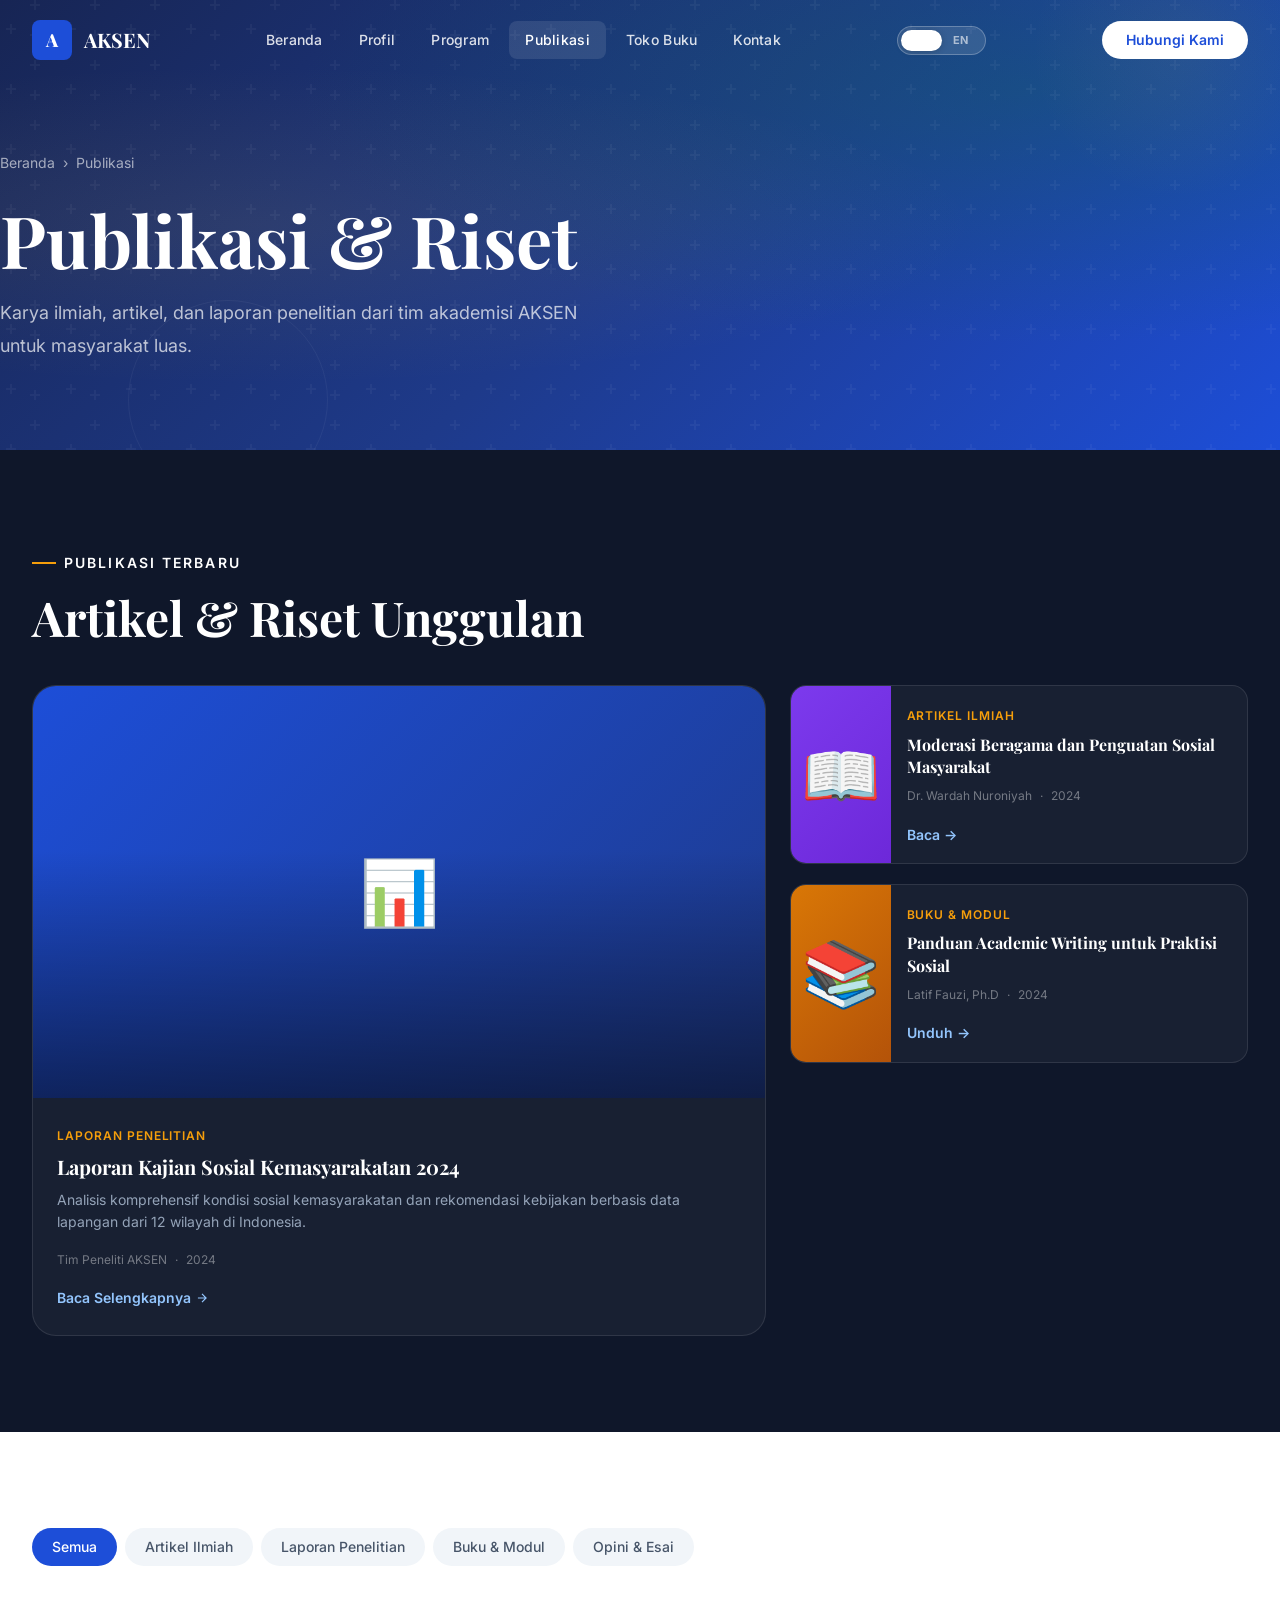
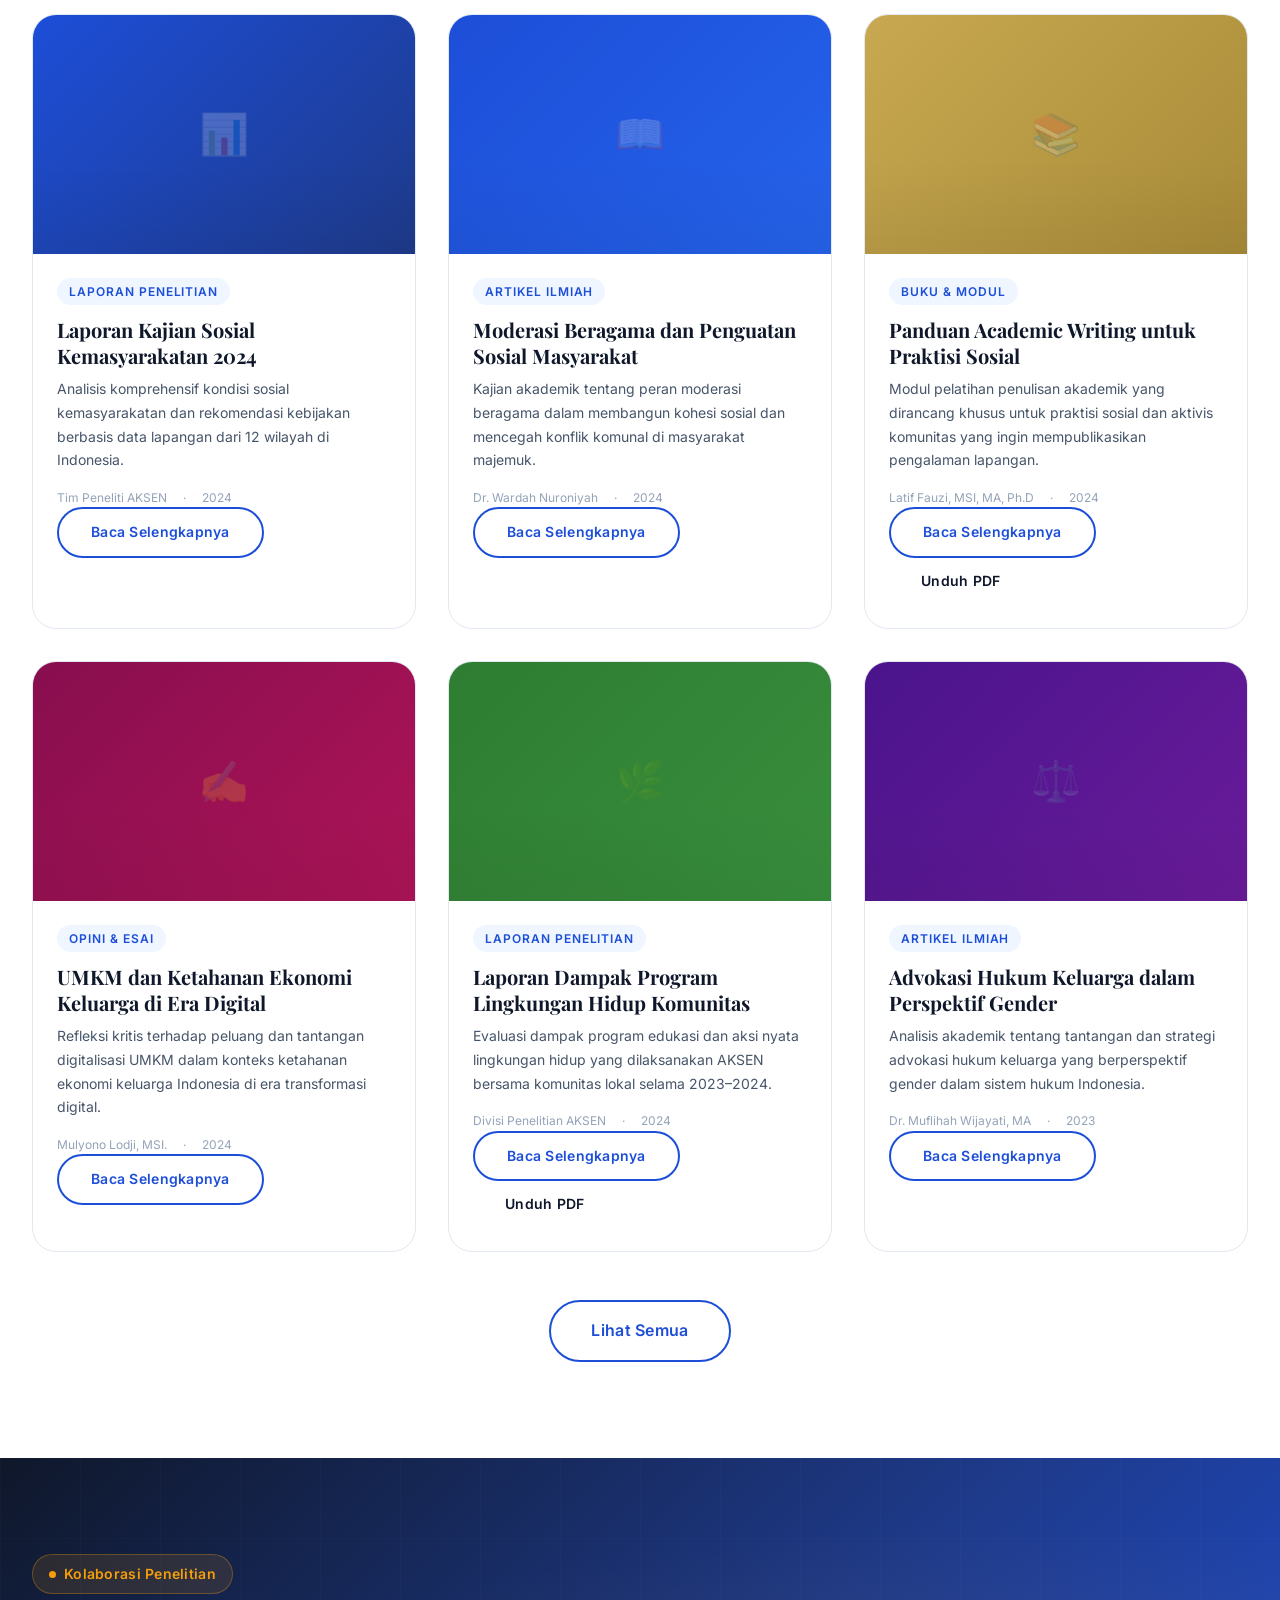
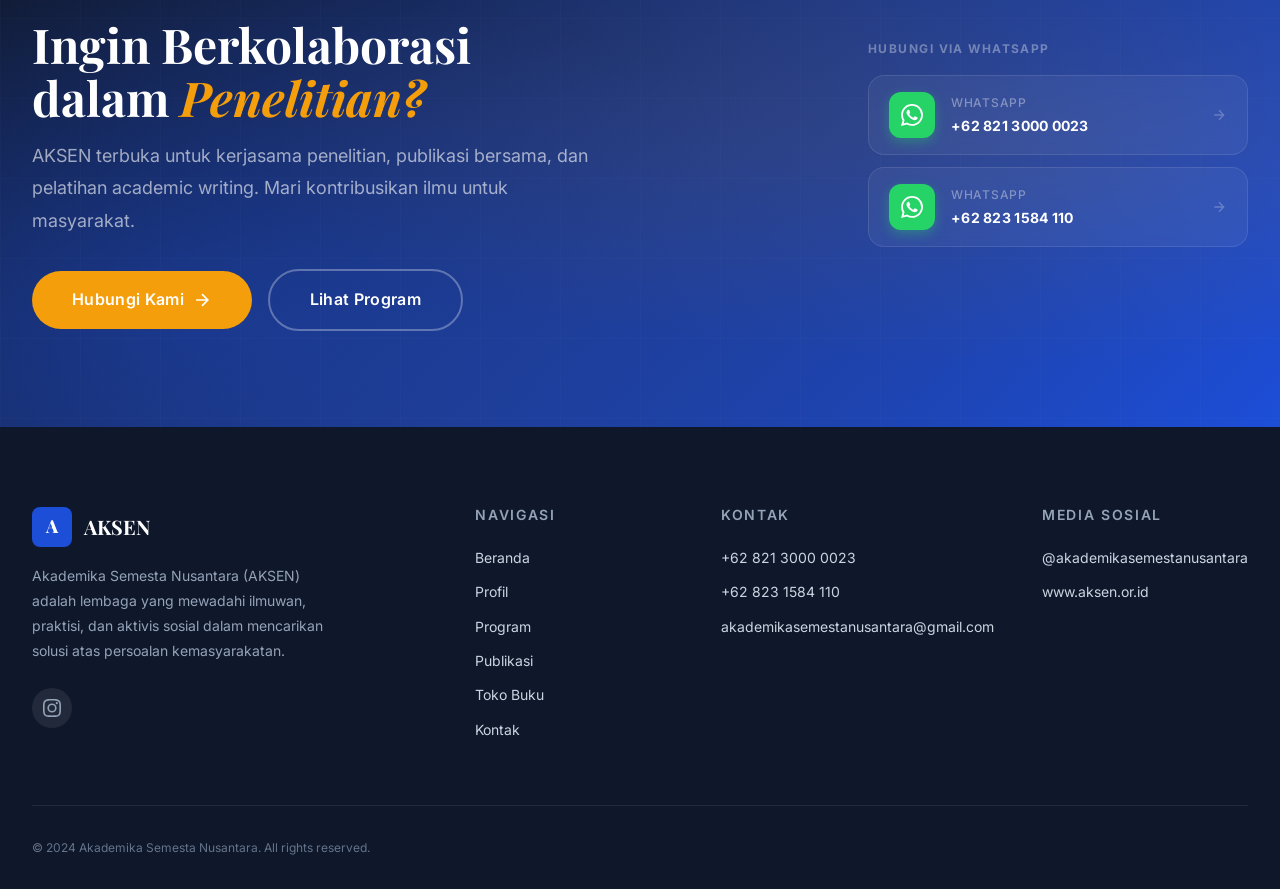
<file: publication.html>
<!DOCTYPE html>
<html lang="id">
<head>
  <meta charset="UTF-8">
  <meta name="viewport" content="width=device-width, initial-scale=1.0">
  <meta name="description" content="Publikasi dan Riset AKSEN — karya ilmiah, artikel, dan laporan penelitian dari tim akademisi Akademika Semesta Nusantara.">
  <meta name="theme-color" content="#1D4ED8">
  <meta property="og:type"        content="website">
  <meta property="og:title"       content="Publikasi & Riset | AKSEN — Akademika Semesta Nusantara">
  <meta property="og:description" content="Karya ilmiah, artikel, dan laporan penelitian dari tim akademisi AKSEN untuk masyarakat luas.">
  <meta property="og:url"         content="https://aksen.or.id/publication.html">
  <meta property="og:image"       content="https://aksen.or.id/assets/images/og-image.jpg">
  <meta name="twitter:card"  content="summary_large_image">
  <meta name="twitter:title" content="Publikasi & Riset | AKSEN">
  <link rel="canonical" href="https://aksen.or.id/publication.html">
  <link rel="preconnect" href="https://fonts.googleapis.com">
  <link rel="preconnect" href="https://fonts.gstatic.com" crossorigin>
  <link href="https://fonts.googleapis.com/css2?family=Inter:wght@300;400;500;600;700&family=Playfair+Display:ital,wght@0,400;0,600;0,700;0,800;1,400;1,600&display=swap" rel="stylesheet">
  <link rel="stylesheet" href="css/reset.css">
  <link rel="stylesheet" href="css/tokens.css">
  <link rel="stylesheet" href="css/main.css">
  <link rel="stylesheet" href="css/components.css">
  <link rel="stylesheet" href="css/i18n.css">
  <link rel="stylesheet" href="css/pages.css">
  <title>Publikasi & Riset | AKSEN — Akademika Semesta Nusantara</title>
</head>
<body>

  <div class="loader" id="loader"><div class="loader__spinner"></div></div>
  <a href="#main" class="skip-link">Skip to main content</a>

  <!-- ═══════════════ NAVIGATION -->
  <header>
    <nav class="nav" data-nav role="navigation" aria-label="Navigasi utama" data-i18n-aria="nav.aria">
      <div class="container nav__inner">
        <a href="index.html" class="nav__logo">
          <span class="nav__logo-icon">A</span><span>AKSEN</span>
        </a>
        <div class="nav__links">
          <a href="index.html"       class="nav__link"        data-i18n="nav.home">Beranda</a>
          <a href="profile.html"     class="nav__link"        data-i18n="nav.profile">Profil</a>
          <a href="program.html"     class="nav__link"        data-i18n="nav.programs">Program</a>
          <a href="publication.html" class="nav__link active" data-i18n="nav.publications">Publikasi</a>
          <a href="toko.html"        class="nav__link"        >Toko Buku</a>
          <a href="contact.html"     class="nav__link"        data-i18n="nav.contact">Kontak</a>
        </div>
        <button class="lang-toggle" data-lang-toggle data-active-lang="id" aria-label="Beralih ke Bahasa Inggris">
          <span class="lang-toggle__pill"></span>
          <span class="lang-toggle__label">ID</span>
          <span class="lang-toggle__label">EN</span>
        </button>
        <a href="contact.html" class="nav__cta" data-i18n="nav.cta">Hubungi Kami</a>
        <button class="nav__toggle" data-menu-toggle aria-label="Buka menu" aria-expanded="false">
          <span></span><span></span><span></span>
        </button>
      </div>
    </nav>
  </header>

  <div class="nav__mobile" data-mobile-menu>
    <a href="index.html"       data-i18n="nav.home">Beranda</a>
    <a href="profile.html"     data-i18n="nav.profile">Profil</a>
    <a href="program.html"     data-i18n="nav.programs">Program</a>
    <a href="publication.html" data-i18n="nav.publications">Publikasi</a>
    <a href="toko.html"                                   >Toko Buku</a>
    <a href="contact.html"     data-i18n="nav.contact">Kontak</a>
    <button class="lang-toggle" data-lang-toggle data-active-lang="id" aria-label="Ganti bahasa">
      <span class="lang-toggle__pill"></span>
      <span class="lang-toggle__label">ID</span>
      <span class="lang-toggle__label">EN</span>
    </button>
  </div>

  <main id="main" role="main">

    <!-- ═══════════════ PAGE HERO | wp:cover -->
    <section class="page-hero">
      <div class="page-hero__pattern"></div>
      <div class="geo-shape geo-shape--1"></div>
      <div class="geo-shape geo-shape--2"></div>
      <div class="container page-hero__content">
        <div class="page-hero__breadcrumb">
          <a href="index.html" data-i18n="common.home">Beranda</a>
          <span>›</span>
          <span data-i18n="nav.publications">Publikasi</span>
        </div>
        <h1 class="page-hero__title" data-i18n="pub.hero.title">Publikasi &amp; Riset</h1>
        <p class="page-hero__text" data-i18n="pub.hero.text">
          Karya ilmiah, artikel, dan laporan penelitian dari tim akademisi AKSEN untuk masyarakat luas.
        </p>
      </div>
    </section>

    <!-- ═══════════════ FEATURED PUBLICATIONS HERO | Artikel Terbaru -->
    <section class="section section--dark pub-hero-section" id="featured">
      <div class="container">
        <div class="pub-hero-header" data-reveal>
          <span class="section-label">Publikasi Terbaru</span>
          <h2 class="section-title">Artikel &amp; Riset Unggulan</h2>
        </div>
        <div class="pub-hero-grid" data-reveal-stagger>

          <!-- Featured Article (large left) -->
          <article class="pub-feature-card pub-feature-card--main">
            <div class="pub-feature-card__visual" style="background:linear-gradient(135deg,#1D4ED8,#1E3A8A)">
              <div class="pub-feature-card__emoji">📊</div>
              <div class="pub-feature-card__overlay"></div>
            </div>
            <div class="pub-feature-card__body">
              <span class="pub-feature-card__type">Laporan Penelitian</span>
              <h3 class="pub-feature-card__title">Laporan Kajian Sosial Kemasyarakatan 2024</h3>
              <p class="pub-feature-card__excerpt">Analisis komprehensif kondisi sosial kemasyarakatan dan rekomendasi kebijakan berbasis data lapangan dari 12 wilayah di Indonesia.</p>
              <div class="pub-feature-card__meta">
                <span>Tim Peneliti AKSEN</span>
                <span>·</span>
                <span>2024</span>
              </div>
              <a href="#" class="pub-feature-card__cta">
                Baca Selengkapnya
                <svg width="14" height="14" viewBox="0 0 24 24" fill="none" stroke="currentColor" stroke-width="2"><path d="M5 12h14M12 5l7 7-7 7"/></svg>
              </a>
            </div>
          </article>

          <!-- Side Articles (stacked right) -->
          <div class="pub-feature-side">
            <article class="pub-feature-card pub-feature-card--side">
              <div class="pub-feature-card__side-visual" style="background:linear-gradient(135deg,#7C3AED,#6D28D9)">
                <div class="pub-feature-card__emoji">📖</div>
              </div>
              <div class="pub-feature-card__body">
                <span class="pub-feature-card__type">Artikel Ilmiah</span>
                <h3 class="pub-feature-card__title">Moderasi Beragama dan Penguatan Sosial Masyarakat</h3>
                <div class="pub-feature-card__meta">
                  <span>Dr. Wardah Nuroniyah</span>
                  <span>·</span>
                  <span>2024</span>
                </div>
                <a href="#" class="pub-feature-card__cta">Baca →</a>
              </div>
            </article>
            <article class="pub-feature-card pub-feature-card--side">
              <div class="pub-feature-card__side-visual" style="background:linear-gradient(135deg,#D97706,#B45309)">
                <div class="pub-feature-card__emoji">📚</div>
              </div>
              <div class="pub-feature-card__body">
                <span class="pub-feature-card__type">Buku &amp; Modul</span>
                <h3 class="pub-feature-card__title">Panduan Academic Writing untuk Praktisi Sosial</h3>
                <div class="pub-feature-card__meta">
                  <span>Latif Fauzi, Ph.D</span>
                  <span>·</span>
                  <span>2024</span>
                </div>
                <a href="#" class="pub-feature-card__cta">Unduh →</a>
              </div>
            </article>
          </div>

        </div>
      </div>
    </section>

    <!-- ═══════════════ FILTER TABS | wp:group -->
    <section class="section" id="publications">
      <div class="container">

        <!-- Filter Tabs -->
        <!-- wp:group {"className":"pub-filters"} -->
        <div class="pub-filters" data-reveal>
          <button class="pub-filter active" data-filter="all">
            <span data-i18n="pub.filter.all">Semua</span>
          </button>
          <button class="pub-filter" data-filter="artikel">
            <span data-i18n="pub.filter.art">Artikel Ilmiah</span>
          </button>
          <button class="pub-filter" data-filter="laporan">
            <span data-i18n="pub.filter.lap">Laporan Penelitian</span>
          </button>
          <button class="pub-filter" data-filter="buku">
            <span data-i18n="pub.filter.buku">Buku &amp; Modul</span>
          </button>
          <button class="pub-filter" data-filter="opini">
            <span data-i18n="pub.filter.opini">Opini &amp; Esai</span>
          </button>
        </div>
        <!-- /wp:group -->

        <!-- Publication Grid -->
        <!-- wp:query {"className":"pub-grid"} -->
        <div class="pub-grid" id="pubGrid" data-reveal-stagger style="margin-top:var(--space-12)">

          <!-- Placeholder Card 1 -->
          <article class="card pub-item" data-category="laporan">
            <div class="card__image-wrapper">
              <div class="card__image" style="aspect-ratio:16/10;background:linear-gradient(135deg,#1D4ED8,#1E3A8A);display:flex;align-items:center;justify-content:center;color:rgba(255,255,255,0.2);font-size:2.5rem">📊</div>
            </div>
            <div class="card__body">
              <span class="card__tag">Laporan Penelitian</span>
              <h3 class="card__title">Laporan Kajian Sosial Kemasyarakatan 2024</h3>
              <p class="card__text">Analisis komprehensif kondisi sosial kemasyarakatan dan rekomendasi kebijakan berbasis data lapangan dari 12 wilayah di Indonesia.</p>
              <div class="card__meta">
                <span>Tim Peneliti AKSEN</span>
                <span>·</span>
                <span>2024</span>
              </div>
              <div class="card__actions">
                <a href="#" class="btn btn--sm btn--secondary" data-i18n="pub.readmore">Baca Selengkapnya</a>
              </div>
            </div>
          </article>

          <!-- Placeholder Card 2 -->
          <article class="card pub-item" data-category="artikel">
            <div class="card__image-wrapper">
              <div class="card__image" style="aspect-ratio:16/10;background:linear-gradient(135deg,#1D4ED8,#2563EB);display:flex;align-items:center;justify-content:center;color:rgba(255,255,255,0.2);font-size:2.5rem">📖</div>
            </div>
            <div class="card__body">
              <span class="card__tag">Artikel Ilmiah</span>
              <h3 class="card__title">Moderasi Beragama dan Penguatan Sosial Masyarakat</h3>
              <p class="card__text">Kajian akademik tentang peran moderasi beragama dalam membangun kohesi sosial dan mencegah konflik komunal di masyarakat majemuk.</p>
              <div class="card__meta">
                <span>Dr. Wardah Nuroniyah</span>
                <span>·</span>
                <span>2024</span>
              </div>
              <div class="card__actions">
                <a href="#" class="btn btn--sm btn--secondary" data-i18n="pub.readmore">Baca Selengkapnya</a>
              </div>
            </div>
          </article>

          <!-- Placeholder Card 3 -->
          <article class="card pub-item" data-category="buku">
            <div class="card__image-wrapper">
              <div class="card__image" style="aspect-ratio:16/10;background:linear-gradient(135deg,#C8A951,#A88B38);display:flex;align-items:center;justify-content:center;color:rgba(255,255,255,0.2);font-size:2.5rem">📚</div>
            </div>
            <div class="card__body">
              <span class="card__tag">Buku &amp; Modul</span>
              <h3 class="card__title">Panduan Academic Writing untuk Praktisi Sosial</h3>
              <p class="card__text">Modul pelatihan penulisan akademik yang dirancang khusus untuk praktisi sosial dan aktivis komunitas yang ingin mempublikasikan pengalaman lapangan.</p>
              <div class="card__meta">
                <span>Latif Fauzi, MSI, MA, Ph.D</span>
                <span>·</span>
                <span>2024</span>
              </div>
              <div class="card__actions">
                <a href="#" class="btn btn--sm btn--secondary" data-i18n="pub.readmore">Baca Selengkapnya</a>
                <a href="#" class="btn btn--sm btn--outline" data-i18n="pub.download">Unduh PDF</a>
              </div>
            </div>
          </article>

          <!-- Placeholder Card 4 -->
          <article class="card pub-item" data-category="opini">
            <div class="card__image-wrapper">
              <div class="card__image" style="aspect-ratio:16/10;background:linear-gradient(135deg,#880E4F,#AD1457);display:flex;align-items:center;justify-content:center;color:rgba(255,255,255,0.2);font-size:2.5rem">✍️</div>
            </div>
            <div class="card__body">
              <span class="card__tag">Opini &amp; Esai</span>
              <h3 class="card__title">UMKM dan Ketahanan Ekonomi Keluarga di Era Digital</h3>
              <p class="card__text">Refleksi kritis terhadap peluang dan tantangan digitalisasi UMKM dalam konteks ketahanan ekonomi keluarga Indonesia di era transformasi digital.</p>
              <div class="card__meta">
                <span>Mulyono Lodji, MSI.</span>
                <span>·</span>
                <span>2024</span>
              </div>
              <div class="card__actions">
                <a href="#" class="btn btn--sm btn--secondary" data-i18n="pub.readmore">Baca Selengkapnya</a>
              </div>
            </div>
          </article>

          <!-- Placeholder Card 5 -->
          <article class="card pub-item" data-category="laporan">
            <div class="card__image-wrapper">
              <div class="card__image" style="aspect-ratio:16/10;background:linear-gradient(135deg,#2E7D32,#388E3C);display:flex;align-items:center;justify-content:center;color:rgba(255,255,255,0.2);font-size:2.5rem">🌿</div>
            </div>
            <div class="card__body">
              <span class="card__tag">Laporan Penelitian</span>
              <h3 class="card__title">Laporan Dampak Program Lingkungan Hidup Komunitas</h3>
              <p class="card__text">Evaluasi dampak program edukasi dan aksi nyata lingkungan hidup yang dilaksanakan AKSEN bersama komunitas lokal selama 2023–2024.</p>
              <div class="card__meta">
                <span>Divisi Penelitian AKSEN</span>
                <span>·</span>
                <span>2024</span>
              </div>
              <div class="card__actions">
                <a href="#" class="btn btn--sm btn--secondary" data-i18n="pub.readmore">Baca Selengkapnya</a>
                <a href="#" class="btn btn--sm btn--outline" data-i18n="pub.download">Unduh PDF</a>
              </div>
            </div>
          </article>

          <!-- Placeholder Card 6 -->
          <article class="card pub-item" data-category="artikel">
            <div class="card__image-wrapper">
              <div class="card__image" style="aspect-ratio:16/10;background:linear-gradient(135deg,#4A148C,#6A1B9A);display:flex;align-items:center;justify-content:center;color:rgba(255,255,255,0.2);font-size:2.5rem">⚖️</div>
            </div>
            <div class="card__body">
              <span class="card__tag">Artikel Ilmiah</span>
              <h3 class="card__title">Advokasi Hukum Keluarga dalam Perspektif Gender</h3>
              <p class="card__text">Analisis akademik tentang tantangan dan strategi advokasi hukum keluarga yang berperspektif gender dalam sistem hukum Indonesia.</p>
              <div class="card__meta">
                <span>Dr. Muflihah Wijayati, MA</span>
                <span>·</span>
                <span>2023</span>
              </div>
              <div class="card__actions">
                <a href="#" class="btn btn--sm btn--secondary" data-i18n="pub.readmore">Baca Selengkapnya</a>
              </div>
            </div>
          </article>

        </div>
        <!-- /wp:query -->

        <!-- View All -->
        <div class="text-center" style="margin-top:var(--space-12)" data-reveal>
          <a href="#" class="btn btn--secondary btn--lg" data-i18n="common.viewall">Lihat Semua</a>
        </div>

      </div>
    </section>

    <!-- ═══════════════ CTA MODERN | Kolaborasi Penelitian -->
    <section class="cta-modern" id="collab">
      <div class="cta-modern__grid"></div>
      <div class="container cta-modern__inner">

        <div class="cta-modern__content" data-reveal>
          <div class="cta-modern__badge">
            <span class="pulse"></span>
            Kolaborasi Penelitian
          </div>
          <h2 class="cta-modern__title">Ingin Berkolaborasi<br>dalam <em>Penelitian?</em></h2>
          <p class="cta-modern__text">AKSEN terbuka untuk kerjasama penelitian, publikasi bersama, dan pelatihan academic writing. Mari kontribusikan ilmu untuk masyarakat.</p>
          <div class="cta-modern__btns">
            <a href="contact.html" class="btn btn--accent btn--lg">
              Hubungi Kami
              <svg class="btn__arrow" width="20" height="20" viewBox="0 0 24 24" fill="none" stroke="currentColor" stroke-width="2"><path d="M5 12h14M12 5l7 7-7 7"/></svg>
            </a>
            <a href="program.html" class="btn btn--ghost btn--lg">Lihat Program</a>
          </div>
        </div>

        <div class="cta-modern__wa-panel" data-reveal>
          <p class="cta-modern__wa-label">Hubungi via WhatsApp</p>
          <a href="https://wa.me/6282130000023" target="_blank" rel="noopener" class="wa-card">
            <div class="wa-card__icon">
              <svg viewBox="0 0 24 24" fill="currentColor"><path d="M17.472 14.382c-.297-.149-1.758-.867-2.03-.967-.273-.099-.471-.148-.67.15-.197.297-.767.966-.94 1.164-.173.199-.347.223-.644.075-.297-.15-1.255-.463-2.39-1.475-.883-.788-1.48-1.761-1.653-2.059-.173-.297-.018-.458.13-.606.134-.133.298-.347.446-.52.149-.174.198-.298.298-.497.099-.198.05-.371-.025-.52-.075-.149-.669-1.612-.916-2.207-.242-.579-.487-.5-.669-.51-.173-.008-.371-.01-.57-.01-.198 0-.52.074-.792.372-.272.297-1.04 1.016-1.04 2.479 0 1.462 1.065 2.875 1.213 3.074.149.198 2.096 3.2 5.077 4.487.709.306 1.262.489 1.694.625.712.227 1.36.195 1.871.118.571-.085 1.758-.719 2.006-1.413.248-.694.248-1.289.173-1.413-.074-.124-.272-.198-.57-.347m-5.421 7.403h-.004a9.87 9.87 0 01-5.031-1.378l-.361-.214-3.741.982.998-3.648-.235-.374a9.86 9.86 0 01-1.51-5.26c.001-5.45 4.436-9.884 9.888-9.884 2.64 0 5.122 1.03 6.988 2.898a9.825 9.825 0 012.893 6.994c-.003 5.45-4.437 9.884-9.885 9.884m8.413-18.297A11.815 11.815 0 0012.05 0C5.495 0 .16 5.335.157 11.892c0 2.096.547 4.142 1.588 5.945L.057 24l6.305-1.654a11.882 11.882 0 005.683 1.448h.005c6.554 0 11.89-5.335 11.893-11.893a11.821 11.821 0 00-3.48-8.413z"/></svg>
            </div>
            <div class="wa-card__info">
              <span class="wa-card__sublabel">WhatsApp</span>
              <span class="wa-card__num">+62 821 3000 0023</span>
            </div>
            <svg class="wa-card__arrow" width="16" height="16" viewBox="0 0 24 24" fill="none" stroke="currentColor" stroke-width="2"><path d="M5 12h14M12 5l7 7-7 7"/></svg>
          </a>
          <a href="https://wa.me/6282315840110" target="_blank" rel="noopener" class="wa-card">
            <div class="wa-card__icon">
              <svg viewBox="0 0 24 24" fill="currentColor"><path d="M17.472 14.382c-.297-.149-1.758-.867-2.03-.967-.273-.099-.471-.148-.67.15-.197.297-.767.966-.94 1.164-.173.199-.347.223-.644.075-.297-.15-1.255-.463-2.39-1.475-.883-.788-1.48-1.761-1.653-2.059-.173-.297-.018-.458.13-.606.134-.133.298-.347.446-.52.149-.174.198-.298.298-.497.099-.198.05-.371-.025-.52-.075-.149-.669-1.612-.916-2.207-.242-.579-.487-.5-.669-.51-.173-.008-.371-.01-.57-.01-.198 0-.52.074-.792.372-.272.297-1.04 1.016-1.04 2.479 0 1.462 1.065 2.875 1.213 3.074.149.198 2.096 3.2 5.077 4.487.709.306 1.262.489 1.694.625.712.227 1.36.195 1.871.118.571-.085 1.758-.719 2.006-1.413.248-.694.248-1.289.173-1.413-.074-.124-.272-.198-.57-.347m-5.421 7.403h-.004a9.87 9.87 0 01-5.031-1.378l-.361-.214-3.741.982.998-3.648-.235-.374a9.86 9.86 0 01-1.51-5.26c.001-5.45 4.436-9.884 9.888-9.884 2.64 0 5.122 1.03 6.988 2.898a9.825 9.825 0 012.893 6.994c-.003 5.45-4.437 9.884-9.885 9.884m8.413-18.297A11.815 11.815 0 0012.05 0C5.495 0 .16 5.335.157 11.892c0 2.096.547 4.142 1.588 5.945L.057 24l6.305-1.654a11.882 11.882 0 005.683 1.448h.005c6.554 0 11.89-5.335 11.893-11.893a11.821 11.821 0 00-3.48-8.413z"/></svg>
            </div>
            <div class="wa-card__info">
              <span class="wa-card__sublabel">WhatsApp</span>
              <span class="wa-card__num">+62 823 1584 110</span>
            </div>
            <svg class="wa-card__arrow" width="16" height="16" viewBox="0 0 24 24" fill="none" stroke="currentColor" stroke-width="2"><path d="M5 12h14M12 5l7 7-7 7"/></svg>
          </a>
        </div>

      </div>
    </section>

  </main>

  <!-- ═══════════════ FOOTER -->
  <footer class="footer" role="contentinfo">
    <div class="container">
      <div class="footer__grid">
        <div class="footer__brand">
          <a href="index.html" class="nav__logo" style="color:var(--c-white);margin-bottom:var(--space-3)">
            <span class="nav__logo-icon">A</span><span>AKSEN</span>
          </a>
          <p data-i18n="footer.about.text">Akademika Semesta Nusantara (AKSEN) adalah lembaga yang mewadahi ilmuwan, praktisi, dan aktivis sosial dalam mencarikan solusi atas persoalan kemasyarakatan.</p>
          <div class="footer__social">
            <a href="https://www.instagram.com/akademikasemestanusantara" target="_blank" rel="noopener" aria-label="Instagram">
              <svg width="18" height="18" viewBox="0 0 24 24" fill="currentColor"><path d="M12 2.163c3.204 0 3.584.012 4.85.07 3.252.148 4.771 1.691 4.919 4.919.058 1.265.069 1.645.069 4.849 0 3.205-.012 3.584-.069 4.849-.149 3.225-1.664 4.771-4.919 4.919-1.266.058-1.644.07-4.85.07-3.204 0-3.584-.012-4.849-.07-3.26-.149-4.771-1.699-4.919-4.92-.058-1.265-.07-1.644-.07-4.849 0-3.204.013-3.583.07-4.849.149-3.227 1.664-4.771 4.919-4.919 1.266-.057 1.645-.069 4.849-.069zM12 0C8.741 0 8.333.014 7.053.072 2.695.272.273 2.69.073 7.052.014 8.333 0 8.741 0 12c0 3.259.014 3.668.072 4.948.2 4.358 2.618 6.78 6.98 6.98C8.333 23.986 8.741 24 12 24c3.259 0 3.668-.014 4.948-.072 4.354-.2 6.782-2.618 6.979-6.98.059-1.28.073-1.689.073-4.948 0-3.259-.014-3.667-.072-4.947-.196-4.354-2.617-6.78-6.979-6.98C15.668.014 15.259 0 12 0zm0 5.838a6.162 6.162 0 100 12.324 6.162 6.162 0 000-12.324zM12 16a4 4 0 110-8 4 4 0 010 8zm6.406-11.845a1.44 1.44 0 100 2.881 1.44 1.44 0 000-2.881z"/></svg>
            </a>
          </div>
        </div>
        <div>
          <h4 class="footer__title" data-i18n="footer.nav.title">Navigasi</h4>
          <div class="footer__links">
            <a href="index.html"       data-i18n="nav.home">Beranda</a>
            <a href="profile.html"     data-i18n="nav.profile">Profil</a>
            <a href="program.html"     data-i18n="nav.programs">Program</a>
            <a href="publication.html" data-i18n="nav.publications">Publikasi</a>
            <a href="toko.html"                                   >Toko Buku</a>
            <a href="contact.html"     data-i18n="nav.contact">Kontak</a>
          </div>
        </div>
        <div>
          <h4 class="footer__title" data-i18n="footer.contact.title">Kontak</h4>
          <div class="footer__links">
            <a href="https://wa.me/6282130000023" target="_blank" rel="noopener">+62 821 3000 0023</a>
            <a href="https://wa.me/6282315840110" target="_blank" rel="noopener">+62 823 1584 110</a>
            <a href="mailto:akademikasemestanusantara@gmail.com">akademikasemestanusantara@gmail.com</a>
          </div>
        </div>
        <div>
          <h4 class="footer__title" data-i18n="footer.social.title">Media Sosial</h4>
          <div class="footer__links">
            <a href="https://www.instagram.com/akademikasemestanusantara" target="_blank" rel="noopener">@akademikasemestanusantara</a>
            <a href="https://www.aksen.or.id" target="_blank" rel="noopener">www.aksen.or.id</a>
          </div>
        </div>
      </div>
      <div class="footer__bottom">
        <span data-i18n="footer.copyright">© 2024 Akademika Semesta Nusantara. All rights reserved.</span>
      </div>
    </div>
  </footer>

  <script src="js/i18n.js"         defer></script>
  <script src="js/main.js"         defer></script>
  <script src="js/publication.js"  defer></script>
</body>
</html>
</file>
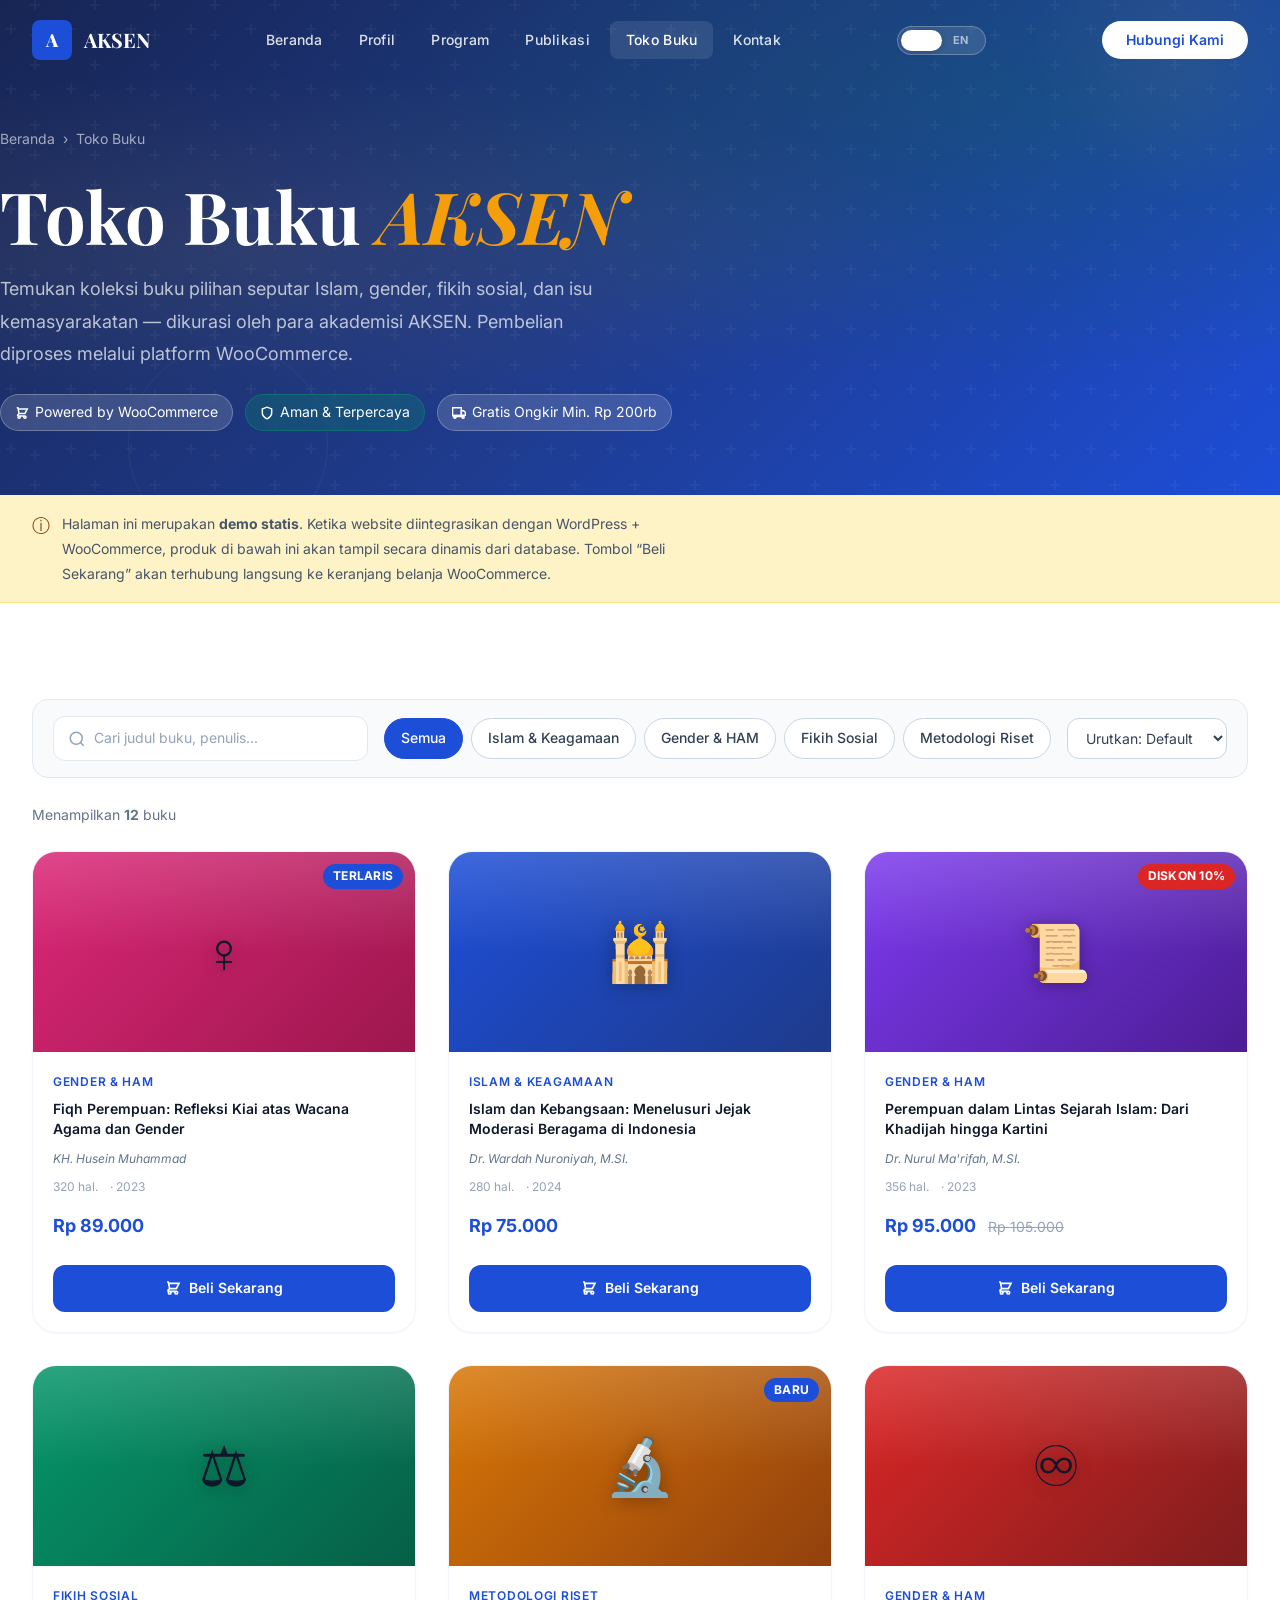
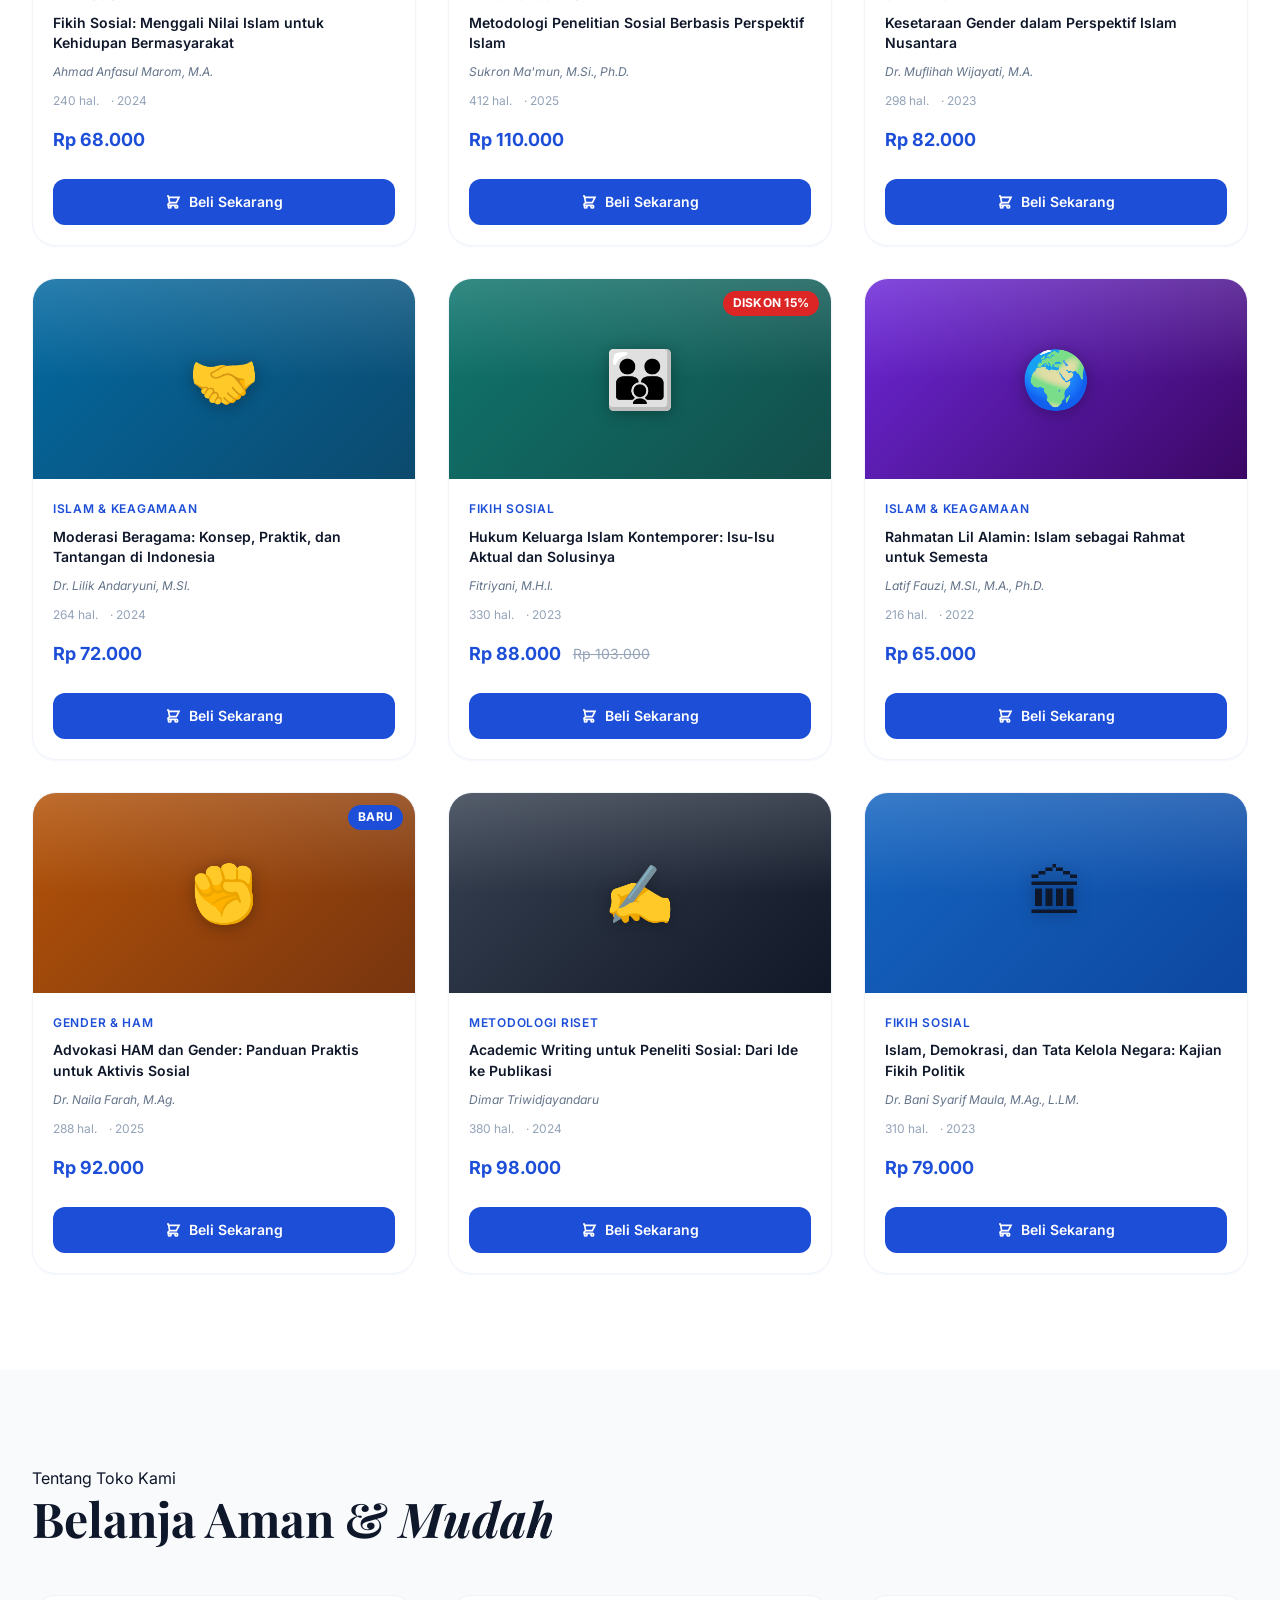
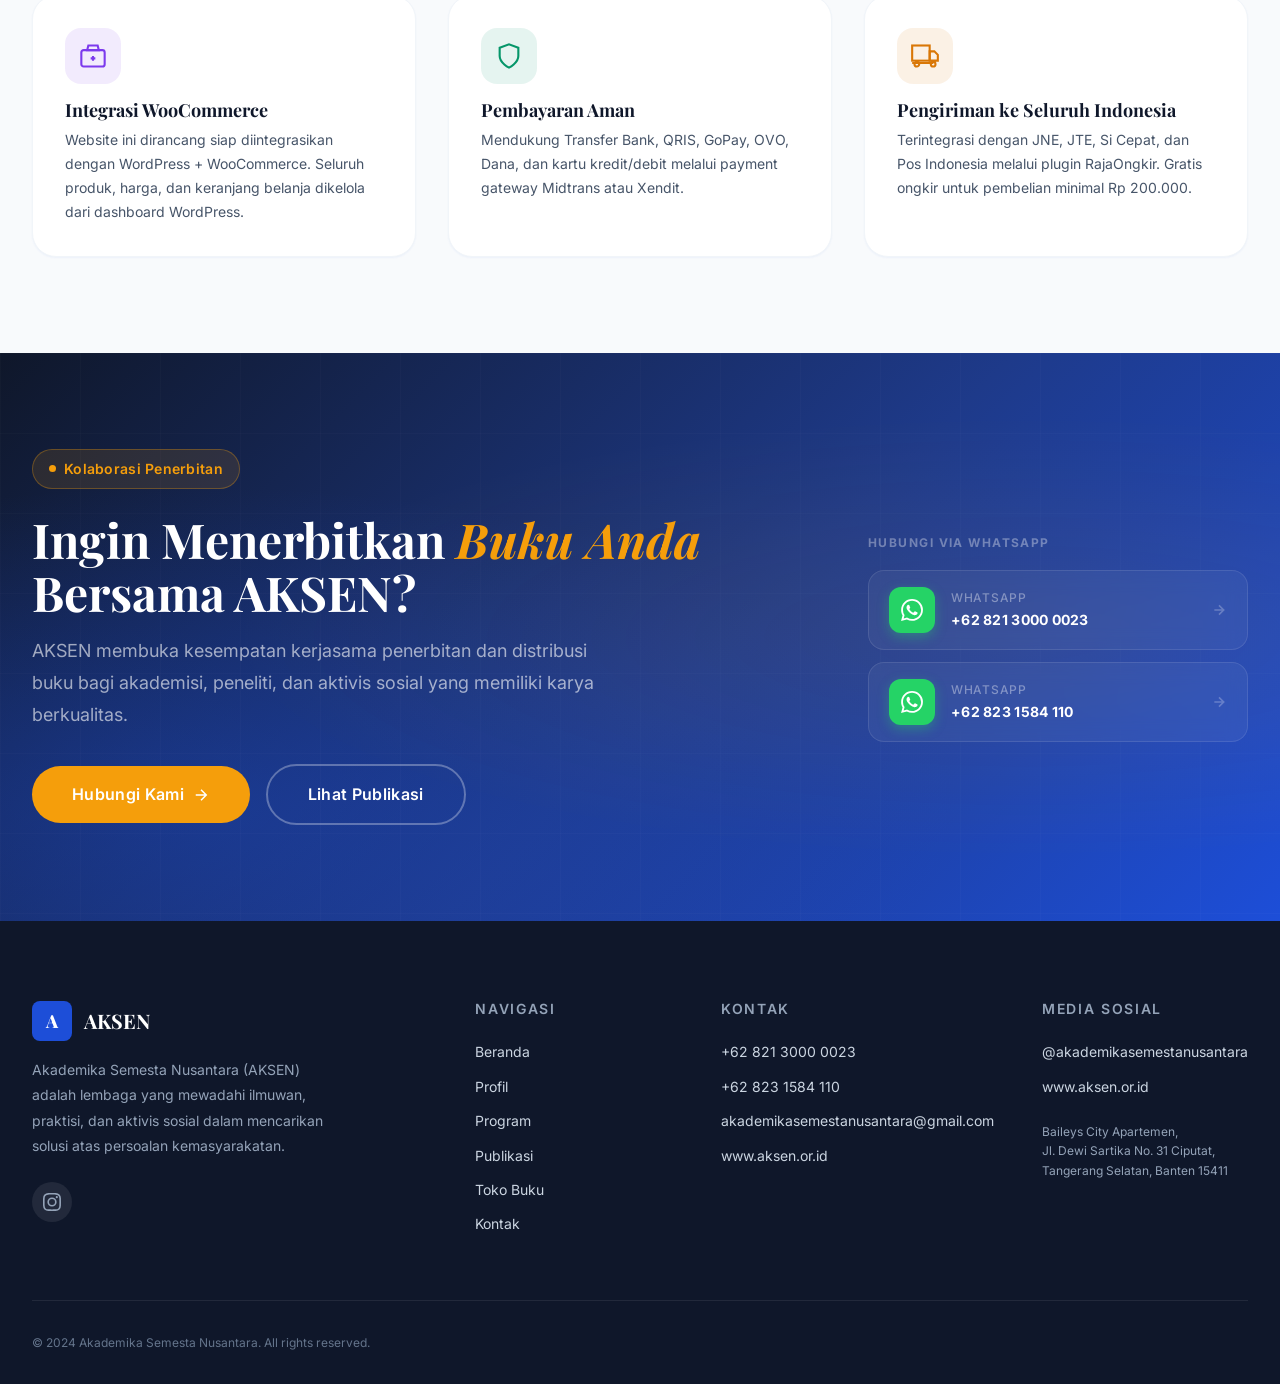
<file: toko.html>
<!DOCTYPE html>
<html lang="id">
<head>
  <meta charset="UTF-8">
  <meta name="viewport" content="width=device-width, initial-scale=1.0">
  <meta name="description" content="Toko Buku AKSEN - Temukan koleksi buku pilihan seputar Islam, gender, fikih sosial, dan isu kemasyarakatan. Dikurasi oleh akademisi AKSEN.">
  <meta name="theme-color" content="#1D4ED8">
  <meta property="og:type" content="website">
  <meta property="og:title" content="Toko Buku | AKSEN - Akademika Semesta Nusantara">
  <meta property="og:description" content="Koleksi buku Islam, gender, fikih sosial pilihan dari AKSEN.">
  <meta property="og:url" content="https://aksen.or.id/toko.html">
  <meta property="og:image" content="https://aksen.or.id/assets/images/og-image.jpg">
  <meta name="twitter:card" content="summary_large_image">
  <meta name="twitter:title" content="Toko Buku | AKSEN">
  <link rel="canonical" href="https://aksen.or.id/toko.html">

  <link rel="preconnect" href="https://fonts.googleapis.com">
  <link rel="preconnect" href="https://fonts.gstatic.com" crossorigin>
  <link href="https://fonts.googleapis.com/css2?family=Inter:wght@300;400;500;600;700&family=Playfair+Display:ital,wght@0,400;0,600;0,700;0,800;1,400;1,600&display=swap" rel="stylesheet">

  <link rel="stylesheet" href="css/reset.css">
  <link rel="stylesheet" href="css/tokens.css">
  <link rel="stylesheet" href="css/main.css">
  <link rel="stylesheet" href="css/components.css">
  <link rel="stylesheet" href="css/i18n.css">
  <link rel="stylesheet" href="css/pages.css">
  <link rel="stylesheet" href="css/toko.css">
  <title>Toko Buku | AKSEN - Akademika Semesta Nusantara</title>
</head>
<body>

  <div class="loader" id="loader"><div class="loader__spinner"></div></div>
  <a href="#main" class="skip-link">Skip to main content</a>

  <!-- NAVIGATION -->
  <header>
    <nav class="nav" data-nav role="navigation" aria-label="Navigasi utama">
      <div class="container nav__inner">
        <a href="index.html" class="nav__logo" aria-label="AKSEN - Beranda">
          <span class="nav__logo-icon">A</span>
          <span>AKSEN</span>
        </a>
        <div class="nav__links">
          <a href="index.html" class="nav__link">Beranda</a>
          <a href="profile.html" class="nav__link">Profil</a>
          <a href="program.html" class="nav__link">Program</a>
          <a href="publication.html" class="nav__link">Publikasi</a>
          <a href="toko.html" class="nav__link active">Toko Buku</a>
          <a href="contact.html" class="nav__link">Kontak</a>
        </div>
        <button class="lang-toggle" data-lang-toggle data-active-lang="id" aria-label="Beralih ke Bahasa Inggris" title="Switch language / Ganti bahasa">
          <span class="lang-toggle__pill"></span>
          <span class="lang-toggle__label">ID</span>
          <span class="lang-toggle__label">EN</span>
        </button>
        <a href="contact.html" class="nav__cta">Hubungi Kami</a>
        <button class="nav__toggle" data-menu-toggle aria-label="Buka menu" aria-expanded="false">
          <span></span><span></span><span></span>
        </button>
      </div>
    </nav>
  </header>

  <div class="nav__mobile" data-mobile-menu>
    <a href="index.html">Beranda</a>
    <a href="profile.html">Profil</a>
    <a href="program.html">Program</a>
    <a href="publication.html">Publikasi</a>
    <a href="toko.html">Toko Buku</a>
    <a href="contact.html">Kontak</a>
    <button class="lang-toggle" data-lang-toggle data-active-lang="id" aria-label="Ganti bahasa">
      <span class="lang-toggle__pill"></span>
      <span class="lang-toggle__label">ID</span>
      <span class="lang-toggle__label">EN</span>
    </button>
  </div>

  <main id="main" role="main">

    <!-- PAGE HERO -->
    <section class="page-hero">
      <div class="page-hero__pattern"></div>
      <div class="geo-shape geo-shape--1"></div>
      <div class="geo-shape geo-shape--2"></div>
      <div class="container page-hero__content">
        <div class="page-hero__breadcrumb">
          <a href="index.html">Beranda</a>
          <span>&#8250;</span>
          <span>Toko Buku</span>
        </div>
        <h1 class="page-hero__title">Toko Buku <em style="color:var(--c-accent);font-style:italic">AKSEN</em></h1>
        <p class="page-hero__text">
          Temukan koleksi buku pilihan seputar Islam, gender, fikih sosial, dan isu kemasyarakatan — dikurasi oleh para akademisi AKSEN. Pembelian diproses melalui platform WooCommerce.
        </p>
        <div class="toko-hero__meta">
          <span class="toko-hero__badge">
            <svg width="14" height="14" viewBox="0 0 24 24" fill="none" stroke="currentColor" stroke-width="2.5" aria-hidden="true"><path d="M3 3h2l.4 2M7 13h10l4-8H5.4M7 13L5.4 5M7 13l-2.293 2.293c-.63.63-.184 1.707.707 1.707H17m0 0a2 2 0 100 4 2 2 0 000-4zm-8 2a2 2 0 11-4 0 2 2 0 014 0z"/></svg>
            Powered by WooCommerce
          </span>
          <span class="toko-hero__badge toko-hero__badge--green">
            <svg width="14" height="14" viewBox="0 0 24 24" fill="none" stroke="currentColor" stroke-width="2.5" aria-hidden="true"><path d="M12 22s8-4 8-10V5l-8-3-8 3v7c0 6 8 10 8 10z"/></svg>
            Aman &amp; Terpercaya
          </span>
          <span class="toko-hero__badge">
            <svg width="14" height="14" viewBox="0 0 24 24" fill="none" stroke="currentColor" stroke-width="2.5" aria-hidden="true"><rect x="1" y="3" width="15" height="13"/><path d="M16 8h4l3 3v5h-7V8zM1 18h18M5 21a2 2 0 100-4 2 2 0 000 4zM19 21a2 2 0 100-4 2 2 0 000 4z"/></svg>
            Gratis Ongkir Min. Rp 200rb
          </span>
        </div>
      </div>
    </section>

    <!-- NOTICE BANNER -->
    <div class="toko-notice">
      <div class="container toko-notice__inner">
        <span class="toko-notice__icon" aria-hidden="true">&#9432;</span>
        <p>Halaman ini merupakan <strong>demo statis</strong>. Ketika website diintegrasikan dengan WordPress + WooCommerce, produk di bawah ini akan tampil secara dinamis dari database. Tombol &ldquo;Beli Sekarang&rdquo; akan terhubung langsung ke keranjang belanja WooCommerce.</p>
      </div>
    </div>

    <!-- SHOP SECTION -->
    <section class="section" id="shop">
      <div class="container">

        <!-- Toolbar -->
        <div class="shop-toolbar" data-reveal>
          <div class="shop-search">
            <svg width="18" height="18" viewBox="0 0 24 24" fill="none" stroke="currentColor" stroke-width="2" aria-hidden="true"><circle cx="11" cy="11" r="8"/><path d="m21 21-4.35-4.35"/></svg>
            <input type="search" id="shopSearch" placeholder="Cari judul buku, penulis..." aria-label="Cari buku" class="shop-search__input">
          </div>
          <div class="shop-filters" role="group" aria-label="Filter kategori">
            <button class="shop-filter active" data-filter="all">Semua</button>
            <button class="shop-filter" data-filter="islam">Islam &amp; Keagamaan</button>
            <button class="shop-filter" data-filter="gender">Gender &amp; HAM</button>
            <button class="shop-filter" data-filter="fikih">Fikih Sosial</button>
            <button class="shop-filter" data-filter="penelitian">Metodologi Riset</button>
          </div>
          <div class="shop-sort">
            <label for="shopSort" class="sr-only">Urutkan produk</label>
            <select id="shopSort" class="shop-sort__select">
              <option value="default">Urutkan: Default</option>
              <option value="price-asc">Harga: Termurah</option>
              <option value="price-desc">Harga: Termahal</option>
              <option value="name-asc">Nama: A-Z</option>
            </select>
          </div>
        </div>

        <p class="shop-results-count" id="resultsCount" aria-live="polite">Menampilkan <strong>12</strong> buku</p>

        <!-- Product Grid -->
        <div class="shop-grid woocommerce" id="shopGrid">

          <article class="book-card product type-product" data-category="gender" data-price="89000" data-name="Fiqh Perempuan: Refleksi Kiai atas Wacana Agama dan Gender">
            <div class="book-card__cover-wrap">
              <div class="book-card__cover" style="background:linear-gradient(135deg,#DB2777,#9D174D)">
                <span class="book-card__cover-icon" aria-hidden="true">&#x2640;</span>
                <div class="book-card__cover-shine"></div>
              </div>
              <span class="book-card__badge book-card__badge--new">Terlaris</span>
            </div>
            <div class="book-card__body">
              <span class="book-card__cat">Gender &amp; HAM</span>
              <h3 class="book-card__title">Fiqh Perempuan: Refleksi Kiai atas Wacana Agama dan Gender</h3>
              <p class="book-card__author">KH. Husein Muhammad</p>
              <div class="book-card__meta">
                <span class="book-card__pages">320 hal.</span>
                <span class="book-card__year">2023</span>
              </div>
              <div class="book-card__price-row">
                <span class="book-card__price woocommerce-Price-amount amount">Rp 89.000</span>
              </div>
              <button class="book-card__btn button add_to_cart_button" data-product="01" data-book-title="Fiqh Perempuan" aria-label="Beli Fiqh Perempuan ke keranjang">
                <svg width="16" height="16" viewBox="0 0 24 24" fill="none" stroke="currentColor" stroke-width="2.5" aria-hidden="true"><path d="M3 3h2l.4 2M7 13h10l4-8H5.4M7 13L5.4 5M7 13l-2.293 2.293c-.63.63-.184 1.707.707 1.707H17m0 0a2 2 0 100 4 2 2 0 000-4zm-8 2a2 2 0 11-4 0 2 2 0 014 0z"/></svg>
                Beli Sekarang
              </button>
            </div>
          </article>

          <article class="book-card product type-product" data-category="islam" data-price="75000" data-name="Islam dan Kebangsaan: Menelusuri Jejak Moderasi Beragama di Indonesia">
            <div class="book-card__cover-wrap">
              <div class="book-card__cover" style="background:linear-gradient(135deg,#1D4ED8,#1E3A8A)">
                <span class="book-card__cover-icon" aria-hidden="true">&#x1F54C;</span>
                <div class="book-card__cover-shine"></div>
              </div>
            </div>
            <div class="book-card__body">
              <span class="book-card__cat">Islam &amp; Keagamaan</span>
              <h3 class="book-card__title">Islam dan Kebangsaan: Menelusuri Jejak Moderasi Beragama di Indonesia</h3>
              <p class="book-card__author">Dr. Wardah Nuroniyah, M.SI.</p>
              <div class="book-card__meta">
                <span class="book-card__pages">280 hal.</span>
                <span class="book-card__year">2024</span>
              </div>
              <div class="book-card__price-row">
                <span class="book-card__price woocommerce-Price-amount amount">Rp 75.000</span>
              </div>
              <button class="book-card__btn button add_to_cart_button" data-product="02" data-book-title="Islam dan Kebangsaan" aria-label="Beli Islam dan Kebangsaan ke keranjang">
                <svg width="16" height="16" viewBox="0 0 24 24" fill="none" stroke="currentColor" stroke-width="2.5" aria-hidden="true"><path d="M3 3h2l.4 2M7 13h10l4-8H5.4M7 13L5.4 5M7 13l-2.293 2.293c-.63.63-.184 1.707.707 1.707H17m0 0a2 2 0 100 4 2 2 0 000-4zm-8 2a2 2 0 11-4 0 2 2 0 014 0z"/></svg>
                Beli Sekarang
              </button>
            </div>
          </article>

          <article class="book-card product type-product" data-category="gender" data-price="95000" data-name="Perempuan dalam Lintas Sejarah Islam: Dari Khadijah hingga Kartini">
            <div class="book-card__cover-wrap">
              <div class="book-card__cover" style="background:linear-gradient(135deg,#7C3AED,#4C1D95)">
                <span class="book-card__cover-icon" aria-hidden="true">&#x1F4DC;</span>
                <div class="book-card__cover-shine"></div>
              </div>
              <span class="book-card__badge book-card__badge--sale">Diskon 10%</span>
            </div>
            <div class="book-card__body">
              <span class="book-card__cat">Gender &amp; HAM</span>
              <h3 class="book-card__title">Perempuan dalam Lintas Sejarah Islam: Dari Khadijah hingga Kartini</h3>
              <p class="book-card__author">Dr. Nurul Ma'rifah, M.SI.</p>
              <div class="book-card__meta">
                <span class="book-card__pages">356 hal.</span>
                <span class="book-card__year">2023</span>
              </div>
              <div class="book-card__price-row">
                <span class="book-card__price woocommerce-Price-amount amount">Rp 95.000</span>
                <span class="book-card__price-original">Rp 105.000</span>
              </div>
              <button class="book-card__btn button add_to_cart_button" data-product="03" data-book-title="Perempuan dalam Lintas Sejarah Islam" aria-label="Beli Perempuan dalam Lintas Sejarah Islam ke keranjang">
                <svg width="16" height="16" viewBox="0 0 24 24" fill="none" stroke="currentColor" stroke-width="2.5" aria-hidden="true"><path d="M3 3h2l.4 2M7 13h10l4-8H5.4M7 13L5.4 5M7 13l-2.293 2.293c-.63.63-.184 1.707.707 1.707H17m0 0a2 2 0 100 4 2 2 0 000-4zm-8 2a2 2 0 11-4 0 2 2 0 014 0z"/></svg>
                Beli Sekarang
              </button>
            </div>
          </article>

          <article class="book-card product type-product" data-category="fikih" data-price="68000" data-name="Fikih Sosial: Menggali Nilai Islam untuk Kehidupan Bermasyarakat">
            <div class="book-card__cover-wrap">
              <div class="book-card__cover" style="background:linear-gradient(135deg,#059669,#065F46)">
                <span class="book-card__cover-icon" aria-hidden="true">&#x2696;</span>
                <div class="book-card__cover-shine"></div>
              </div>
            </div>
            <div class="book-card__body">
              <span class="book-card__cat">Fikih Sosial</span>
              <h3 class="book-card__title">Fikih Sosial: Menggali Nilai Islam untuk Kehidupan Bermasyarakat</h3>
              <p class="book-card__author">Ahmad Anfasul Marom, M.A.</p>
              <div class="book-card__meta">
                <span class="book-card__pages">240 hal.</span>
                <span class="book-card__year">2024</span>
              </div>
              <div class="book-card__price-row">
                <span class="book-card__price woocommerce-Price-amount amount">Rp 68.000</span>
              </div>
              <button class="book-card__btn button add_to_cart_button" data-product="04" data-book-title="Fikih Sosial" aria-label="Beli Fikih Sosial ke keranjang">
                <svg width="16" height="16" viewBox="0 0 24 24" fill="none" stroke="currentColor" stroke-width="2.5" aria-hidden="true"><path d="M3 3h2l.4 2M7 13h10l4-8H5.4M7 13L5.4 5M7 13l-2.293 2.293c-.63.63-.184 1.707.707 1.707H17m0 0a2 2 0 100 4 2 2 0 000-4zm-8 2a2 2 0 11-4 0 2 2 0 014 0z"/></svg>
                Beli Sekarang
              </button>
            </div>
          </article>

          <article class="book-card product type-product" data-category="penelitian" data-price="110000" data-name="Metodologi Penelitian Sosial Berbasis Perspektif Islam">
            <div class="book-card__cover-wrap">
              <div class="book-card__cover" style="background:linear-gradient(135deg,#D97706,#92400E)">
                <span class="book-card__cover-icon" aria-hidden="true">&#x1F52C;</span>
                <div class="book-card__cover-shine"></div>
              </div>
              <span class="book-card__badge book-card__badge--new">Baru</span>
            </div>
            <div class="book-card__body">
              <span class="book-card__cat">Metodologi Riset</span>
              <h3 class="book-card__title">Metodologi Penelitian Sosial Berbasis Perspektif Islam</h3>
              <p class="book-card__author">Sukron Ma'mun, M.Si., Ph.D.</p>
              <div class="book-card__meta">
                <span class="book-card__pages">412 hal.</span>
                <span class="book-card__year">2025</span>
              </div>
              <div class="book-card__price-row">
                <span class="book-card__price woocommerce-Price-amount amount">Rp 110.000</span>
              </div>
              <button class="book-card__btn button add_to_cart_button" data-product="05" data-book-title="Metodologi Penelitian Sosial" aria-label="Beli Metodologi Penelitian Sosial ke keranjang">
                <svg width="16" height="16" viewBox="0 0 24 24" fill="none" stroke="currentColor" stroke-width="2.5" aria-hidden="true"><path d="M3 3h2l.4 2M7 13h10l4-8H5.4M7 13L5.4 5M7 13l-2.293 2.293c-.63.63-.184 1.707.707 1.707H17m0 0a2 2 0 100 4 2 2 0 000-4zm-8 2a2 2 0 11-4 0 2 2 0 014 0z"/></svg>
                Beli Sekarang
              </button>
            </div>
          </article>

          <article class="book-card product type-product" data-category="gender" data-price="82000" data-name="Kesetaraan Gender dalam Perspektif Islam Nusantara">
            <div class="book-card__cover-wrap">
              <div class="book-card__cover" style="background:linear-gradient(135deg,#DC2626,#7F1D1D)">
                <span class="book-card__cover-icon" aria-hidden="true">&#x267E;</span>
                <div class="book-card__cover-shine"></div>
              </div>
            </div>
            <div class="book-card__body">
              <span class="book-card__cat">Gender &amp; HAM</span>
              <h3 class="book-card__title">Kesetaraan Gender dalam Perspektif Islam Nusantara</h3>
              <p class="book-card__author">Dr. Muflihah Wijayati, M.A.</p>
              <div class="book-card__meta">
                <span class="book-card__pages">298 hal.</span>
                <span class="book-card__year">2023</span>
              </div>
              <div class="book-card__price-row">
                <span class="book-card__price woocommerce-Price-amount amount">Rp 82.000</span>
              </div>
              <button class="book-card__btn button add_to_cart_button" data-product="06" data-book-title="Kesetaraan Gender" aria-label="Beli Kesetaraan Gender ke keranjang">
                <svg width="16" height="16" viewBox="0 0 24 24" fill="none" stroke="currentColor" stroke-width="2.5" aria-hidden="true"><path d="M3 3h2l.4 2M7 13h10l4-8H5.4M7 13L5.4 5M7 13l-2.293 2.293c-.63.63-.184 1.707.707 1.707H17m0 0a2 2 0 100 4 2 2 0 000-4zm-8 2a2 2 0 11-4 0 2 2 0 014 0z"/></svg>
                Beli Sekarang
              </button>
            </div>
          </article>

          <article class="book-card product type-product" data-category="islam" data-price="72000" data-name="Moderasi Beragama: Konsep, Praktik, dan Tantangan di Indonesia">
            <div class="book-card__cover-wrap">
              <div class="book-card__cover" style="background:linear-gradient(135deg,#0369A1,#0C4A6E)">
                <span class="book-card__cover-icon" aria-hidden="true">&#x1F91D;</span>
                <div class="book-card__cover-shine"></div>
              </div>
            </div>
            <div class="book-card__body">
              <span class="book-card__cat">Islam &amp; Keagamaan</span>
              <h3 class="book-card__title">Moderasi Beragama: Konsep, Praktik, dan Tantangan di Indonesia</h3>
              <p class="book-card__author">Dr. Lilik Andaryuni, M.SI.</p>
              <div class="book-card__meta">
                <span class="book-card__pages">264 hal.</span>
                <span class="book-card__year">2024</span>
              </div>
              <div class="book-card__price-row">
                <span class="book-card__price woocommerce-Price-amount amount">Rp 72.000</span>
              </div>
              <button class="book-card__btn button add_to_cart_button" data-product="07" data-book-title="Moderasi Beragama" aria-label="Beli Moderasi Beragama ke keranjang">
                <svg width="16" height="16" viewBox="0 0 24 24" fill="none" stroke="currentColor" stroke-width="2.5" aria-hidden="true"><path d="M3 3h2l.4 2M7 13h10l4-8H5.4M7 13L5.4 5M7 13l-2.293 2.293c-.63.63-.184 1.707.707 1.707H17m0 0a2 2 0 100 4 2 2 0 000-4zm-8 2a2 2 0 11-4 0 2 2 0 014 0z"/></svg>
                Beli Sekarang
              </button>
            </div>
          </article>

          <article class="book-card product type-product" data-category="fikih" data-price="88000" data-name="Hukum Keluarga Islam Kontemporer: Isu-Isu Aktual dan Solusinya">
            <div class="book-card__cover-wrap">
              <div class="book-card__cover" style="background:linear-gradient(135deg,#0F766E,#134E4A)">
                <span class="book-card__cover-icon" aria-hidden="true">&#x1F46A;</span>
                <div class="book-card__cover-shine"></div>
              </div>
              <span class="book-card__badge book-card__badge--sale">Diskon 15%</span>
            </div>
            <div class="book-card__body">
              <span class="book-card__cat">Fikih Sosial</span>
              <h3 class="book-card__title">Hukum Keluarga Islam Kontemporer: Isu-Isu Aktual dan Solusinya</h3>
              <p class="book-card__author">Fitriyani, M.H.I.</p>
              <div class="book-card__meta">
                <span class="book-card__pages">330 hal.</span>
                <span class="book-card__year">2023</span>
              </div>
              <div class="book-card__price-row">
                <span class="book-card__price woocommerce-Price-amount amount">Rp 88.000</span>
                <span class="book-card__price-original">Rp 103.000</span>
              </div>
              <button class="book-card__btn button add_to_cart_button" data-product="08" data-book-title="Hukum Keluarga Islam Kontemporer" aria-label="Beli Hukum Keluarga Islam ke keranjang">
                <svg width="16" height="16" viewBox="0 0 24 24" fill="none" stroke="currentColor" stroke-width="2.5" aria-hidden="true"><path d="M3 3h2l.4 2M7 13h10l4-8H5.4M7 13L5.4 5M7 13l-2.293 2.293c-.63.63-.184 1.707.707 1.707H17m0 0a2 2 0 100 4 2 2 0 000-4zm-8 2a2 2 0 11-4 0 2 2 0 014 0z"/></svg>
                Beli Sekarang
              </button>
            </div>
          </article>

          <article class="book-card product type-product" data-category="islam" data-price="65000" data-name="Rahmatan Lil Alamin: Islam sebagai Rahmat untuk Semesta">
            <div class="book-card__cover-wrap">
              <div class="book-card__cover" style="background:linear-gradient(135deg,#6D28D9,#3B0764)">
                <span class="book-card__cover-icon" aria-hidden="true">&#x1F30D;</span>
                <div class="book-card__cover-shine"></div>
              </div>
            </div>
            <div class="book-card__body">
              <span class="book-card__cat">Islam &amp; Keagamaan</span>
              <h3 class="book-card__title">Rahmatan Lil Alamin: Islam sebagai Rahmat untuk Semesta</h3>
              <p class="book-card__author">Latif Fauzi, M.SI., M.A., Ph.D.</p>
              <div class="book-card__meta">
                <span class="book-card__pages">216 hal.</span>
                <span class="book-card__year">2022</span>
              </div>
              <div class="book-card__price-row">
                <span class="book-card__price woocommerce-Price-amount amount">Rp 65.000</span>
              </div>
              <button class="book-card__btn button add_to_cart_button" data-product="09" data-book-title="Rahmatan Lil Alamin" aria-label="Beli Rahmatan Lil Alamin ke keranjang">
                <svg width="16" height="16" viewBox="0 0 24 24" fill="none" stroke="currentColor" stroke-width="2.5" aria-hidden="true"><path d="M3 3h2l.4 2M7 13h10l4-8H5.4M7 13L5.4 5M7 13l-2.293 2.293c-.63.63-.184 1.707.707 1.707H17m0 0a2 2 0 100 4 2 2 0 000-4zm-8 2a2 2 0 11-4 0 2 2 0 014 0z"/></svg>
                Beli Sekarang
              </button>
            </div>
          </article>

          <article class="book-card product type-product" data-category="gender" data-price="92000" data-name="Advokasi HAM dan Gender: Panduan Praktis untuk Aktivis Sosial">
            <div class="book-card__cover-wrap">
              <div class="book-card__cover" style="background:linear-gradient(135deg,#B45309,#78350F)">
                <span class="book-card__cover-icon" aria-hidden="true">&#x270A;</span>
                <div class="book-card__cover-shine"></div>
              </div>
              <span class="book-card__badge book-card__badge--new">Baru</span>
            </div>
            <div class="book-card__body">
              <span class="book-card__cat">Gender &amp; HAM</span>
              <h3 class="book-card__title">Advokasi HAM dan Gender: Panduan Praktis untuk Aktivis Sosial</h3>
              <p class="book-card__author">Dr. Naila Farah, M.Ag.</p>
              <div class="book-card__meta">
                <span class="book-card__pages">288 hal.</span>
                <span class="book-card__year">2025</span>
              </div>
              <div class="book-card__price-row">
                <span class="book-card__price woocommerce-Price-amount amount">Rp 92.000</span>
              </div>
              <button class="book-card__btn button add_to_cart_button" data-product="10" data-book-title="Advokasi HAM dan Gender" aria-label="Beli Advokasi HAM dan Gender ke keranjang">
                <svg width="16" height="16" viewBox="0 0 24 24" fill="none" stroke="currentColor" stroke-width="2.5" aria-hidden="true"><path d="M3 3h2l.4 2M7 13h10l4-8H5.4M7 13L5.4 5M7 13l-2.293 2.293c-.63.63-.184 1.707.707 1.707H17m0 0a2 2 0 100 4 2 2 0 000-4zm-8 2a2 2 0 11-4 0 2 2 0 014 0z"/></svg>
                Beli Sekarang
              </button>
            </div>
          </article>

          <article class="book-card product type-product" data-category="penelitian" data-price="98000" data-name="Academic Writing untuk Peneliti Sosial: Dari Ide ke Publikasi">
            <div class="book-card__cover-wrap">
              <div class="book-card__cover" style="background:linear-gradient(135deg,#374151,#111827)">
                <span class="book-card__cover-icon" aria-hidden="true">&#x270D;</span>
                <div class="book-card__cover-shine"></div>
              </div>
            </div>
            <div class="book-card__body">
              <span class="book-card__cat">Metodologi Riset</span>
              <h3 class="book-card__title">Academic Writing untuk Peneliti Sosial: Dari Ide ke Publikasi</h3>
              <p class="book-card__author">Dimar Triwidjayandaru</p>
              <div class="book-card__meta">
                <span class="book-card__pages">380 hal.</span>
                <span class="book-card__year">2024</span>
              </div>
              <div class="book-card__price-row">
                <span class="book-card__price woocommerce-Price-amount amount">Rp 98.000</span>
              </div>
              <button class="book-card__btn button add_to_cart_button" data-product="11" data-book-title="Academic Writing untuk Peneliti Sosial" aria-label="Beli Academic Writing ke keranjang">
                <svg width="16" height="16" viewBox="0 0 24 24" fill="none" stroke="currentColor" stroke-width="2.5" aria-hidden="true"><path d="M3 3h2l.4 2M7 13h10l4-8H5.4M7 13L5.4 5M7 13l-2.293 2.293c-.63.63-.184 1.707.707 1.707H17m0 0a2 2 0 100 4 2 2 0 000-4zm-8 2a2 2 0 11-4 0 2 2 0 014 0z"/></svg>
                Beli Sekarang
              </button>
            </div>
          </article>

          <article class="book-card product type-product" data-category="fikih" data-price="79000" data-name="Islam, Demokrasi, dan Tata Kelola Negara: Kajian Fikih Politik">
            <div class="book-card__cover-wrap">
              <div class="book-card__cover" style="background:linear-gradient(135deg,#1565C0,#0D47A1)">
                <span class="book-card__cover-icon" aria-hidden="true">&#x1F3DB;</span>
                <div class="book-card__cover-shine"></div>
              </div>
            </div>
            <div class="book-card__body">
              <span class="book-card__cat">Fikih Sosial</span>
              <h3 class="book-card__title">Islam, Demokrasi, dan Tata Kelola Negara: Kajian Fikih Politik</h3>
              <p class="book-card__author">Dr. Bani Syarif Maula, M.Ag., L.LM.</p>
              <div class="book-card__meta">
                <span class="book-card__pages">310 hal.</span>
                <span class="book-card__year">2023</span>
              </div>
              <div class="book-card__price-row">
                <span class="book-card__price woocommerce-Price-amount amount">Rp 79.000</span>
              </div>
              <button class="book-card__btn button add_to_cart_button" data-product="12" data-book-title="Islam, Demokrasi, dan Tata Kelola Negara" aria-label="Beli Islam, Demokrasi, dan Tata Kelola Negara ke keranjang">
                <svg width="16" height="16" viewBox="0 0 24 24" fill="none" stroke="currentColor" stroke-width="2.5" aria-hidden="true"><path d="M3 3h2l.4 2M7 13h10l4-8H5.4M7 13L5.4 5M7 13l-2.293 2.293c-.63.63-.184 1.707.707 1.707H17m0 0a2 2 0 100 4 2 2 0 000-4zm-8 2a2 2 0 11-4 0 2 2 0 014 0z"/></svg>
                Beli Sekarang
              </button>
            </div>
          </article>

        </div><!-- /.shop-grid -->

        <div class="shop-empty" id="shopEmpty" hidden>
          <div class="shop-empty__icon" aria-hidden="true">&#x1F4DA;</div>
          <h3>Buku tidak ditemukan</h3>
          <p>Coba kata kunci atau kategori yang berbeda.</p>
          <button class="btn btn--secondary" id="resetFilters">Tampilkan Semua Buku</button>
        </div>

      </div>
    </section>

    <!-- WOOCOMMERCE INFO -->
    <section class="section section--alt" id="woocommerce-info">
      <div class="container">
        <div class="section__header" data-reveal>
          <span class="section__label">Tentang Toko Kami</span>
          <h2 class="section__title">Belanja Aman &amp; <em>Mudah</em></h2>
        </div>
        <div class="woo-info-grid">
          <div class="woo-info-card" data-reveal>
            <div class="woo-info-card__icon" style="background:rgba(124,58,237,0.1);color:#7C3AED">
              <svg width="28" height="28" viewBox="0 0 24 24" fill="none" stroke="currentColor" stroke-width="1.8" aria-hidden="true"><rect x="2" y="7" width="20" height="14" rx="2"/><path d="M16 3H8L7 7h10l-1-4z"/><path d="M12 12v4M10 14h4"/></svg>
            </div>
            <h3>Integrasi WooCommerce</h3>
            <p>Website ini dirancang siap diintegrasikan dengan WordPress + WooCommerce. Seluruh produk, harga, dan keranjang belanja dikelola dari dashboard WordPress.</p>
          </div>
          <div class="woo-info-card" data-reveal>
            <div class="woo-info-card__icon" style="background:rgba(5,150,105,0.1);color:#059669">
              <svg width="28" height="28" viewBox="0 0 24 24" fill="none" stroke="currentColor" stroke-width="1.8" aria-hidden="true"><path d="M12 22s8-4 8-10V5l-8-3-8 3v7c0 6 8 10 8 10z"/></svg>
            </div>
            <h3>Pembayaran Aman</h3>
            <p>Mendukung Transfer Bank, QRIS, GoPay, OVO, Dana, dan kartu kredit/debit melalui payment gateway Midtrans atau Xendit.</p>
          </div>
          <div class="woo-info-card" data-reveal>
            <div class="woo-info-card__icon" style="background:rgba(217,119,6,0.1);color:#D97706">
              <svg width="28" height="28" viewBox="0 0 24 24" fill="none" stroke="currentColor" stroke-width="1.8" aria-hidden="true"><rect x="1" y="3" width="15" height="13"/><path d="M16 8h4l3 3v5h-7V8zM1 18h18M5 21a2 2 0 100-4 2 2 0 000 4zM19 21a2 2 0 100-4 2 2 0 000 4z"/></svg>
            </div>
            <h3>Pengiriman ke Seluruh Indonesia</h3>
            <p>Terintegrasi dengan JNE, JTE, Si Cepat, dan Pos Indonesia melalui plugin RajaOngkir. Gratis ongkir untuk pembelian minimal Rp 200.000.</p>
          </div>
        </div>
      </div>
    </section>

    <!-- CTA -->
    <section class="cta-modern">
      <div class="cta-modern__grid"></div>
      <div class="container">
        <div class="cta-modern__inner">
          <div>
            <div class="cta-modern__badge">
              <span class="pulse"></span>
              Kolaborasi Penerbitan
            </div>
            <h2 class="cta-modern__title">Ingin Menerbitkan <em>Buku Anda</em> Bersama AKSEN?</h2>
            <p class="cta-modern__text">AKSEN membuka kesempatan kerjasama penerbitan dan distribusi buku bagi akademisi, peneliti, dan aktivis sosial yang memiliki karya berkualitas.</p>
            <div class="cta-modern__btns">
              <a href="contact.html" class="btn btn--accent btn--lg">
                Hubungi Kami
                <svg class="btn__arrow" width="18" height="18" viewBox="0 0 24 24" fill="none" stroke="currentColor" stroke-width="2" aria-hidden="true"><path d="M5 12h14M12 5l7 7-7 7"/></svg>
              </a>
              <a href="publication.html" class="btn btn--ghost btn--lg">Lihat Publikasi</a>
            </div>
          </div>
          <div class="cta-modern__wa-panel">
            <p class="cta-modern__wa-label">Hubungi via WhatsApp</p>
            <a href="https://wa.me/6282130000023" target="_blank" rel="noopener" class="wa-card">
              <div class="wa-card__icon">
                <svg viewBox="0 0 24 24" fill="currentColor" width="22" height="22" aria-hidden="true"><path d="M17.472 14.382c-.297-.149-1.758-.867-2.03-.967-.273-.099-.471-.148-.67.15-.197.297-.767.966-.94 1.164-.173.199-.347.223-.644.075-.297-.15-1.255-.463-2.39-1.475-.883-.788-1.48-1.761-1.653-2.059-.173-.297-.018-.458.13-.606.134-.133.298-.347.446-.52.149-.174.198-.298.298-.497.099-.198.05-.371-.025-.52-.075-.149-.669-1.612-.916-2.207-.242-.579-.487-.5-.669-.51-.173-.008-.371-.01-.57-.01-.198 0-.52.074-.792.372-.272.297-1.04 1.016-1.04 2.479 0 1.462 1.065 2.875 1.213 3.074.149.198 2.096 3.2 5.077 4.487.709.306 1.262.489 1.694.625.712.227 1.36.195 1.871.118.571-.085 1.758-.719 2.006-1.413.248-.694.248-1.289.173-1.413-.074-.124-.272-.198-.57-.347m-5.421 7.403h-.004a9.87 9.87 0 01-5.031-1.378l-.361-.214-3.741.982.998-3.648-.235-.374a9.86 9.86 0 01-1.51-5.26c.001-5.45 4.436-9.884 9.888-9.884 2.64 0 5.122 1.03 6.988 2.898a9.825 9.825 0 012.893 6.994c-.003 5.45-4.437 9.884-9.885 9.884m8.413-18.297A11.815 11.815 0 0012.05 0C5.495 0 .16 5.335.157 11.892c0 2.096.547 4.142 1.588 5.945L.057 24l6.305-1.654a11.882 11.882 0 005.683 1.448h.005c6.554 0 11.89-5.335 11.893-11.893a11.821 11.821 0 00-3.48-8.413z"/></svg>
              </div>
              <div class="wa-card__info">
                <span class="wa-card__sublabel">WhatsApp</span>
                <span class="wa-card__num">+62 821 3000 0023</span>
              </div>
              <svg class="wa-card__arrow" width="16" height="16" viewBox="0 0 24 24" fill="none" stroke="currentColor" stroke-width="2.5" aria-hidden="true"><path d="M5 12h14M12 5l7 7-7 7"/></svg>
            </a>
            <a href="https://wa.me/6282315840110" target="_blank" rel="noopener" class="wa-card">
              <div class="wa-card__icon">
                <svg viewBox="0 0 24 24" fill="currentColor" width="22" height="22" aria-hidden="true"><path d="M17.472 14.382c-.297-.149-1.758-.867-2.03-.967-.273-.099-.471-.148-.67.15-.197.297-.767.966-.94 1.164-.173.199-.347.223-.644.075-.297-.15-1.255-.463-2.39-1.475-.883-.788-1.48-1.761-1.653-2.059-.173-.297-.018-.458.13-.606.134-.133.298-.347.446-.52.149-.174.198-.298.298-.497.099-.198.05-.371-.025-.52-.075-.149-.669-1.612-.916-2.207-.242-.579-.487-.5-.669-.51-.173-.008-.371-.01-.57-.01-.198 0-.52.074-.792.372-.272.297-1.04 1.016-1.04 2.479 0 1.462 1.065 2.875 1.213 3.074.149.198 2.096 3.2 5.077 4.487.709.306 1.262.489 1.694.625.712.227 1.36.195 1.871.118.571-.085 1.758-.719 2.006-1.413.248-.694.248-1.289.173-1.413-.074-.124-.272-.198-.57-.347m-5.421 7.403h-.004a9.87 9.87 0 01-5.031-1.378l-.361-.214-3.741.982.998-3.648-.235-.374a9.86 9.86 0 01-1.51-5.26c.001-5.45 4.436-9.884 9.888-9.884 2.64 0 5.122 1.03 6.988 2.898a9.825 9.825 0 012.893 6.994c-.003 5.45-4.437 9.884-9.885 9.884m8.413-18.297A11.815 11.815 0 0012.05 0C5.495 0 .16 5.335.157 11.892c0 2.096.547 4.142 1.588 5.945L.057 24l6.305-1.654a11.882 11.882 0 005.683 1.448h.005c6.554 0 11.89-5.335 11.893-11.893a11.821 11.821 0 00-3.48-8.413z"/></svg>
              </div>
              <div class="wa-card__info">
                <span class="wa-card__sublabel">WhatsApp</span>
                <span class="wa-card__num">+62 823 1584 110</span>
              </div>
              <svg class="wa-card__arrow" width="16" height="16" viewBox="0 0 24 24" fill="none" stroke="currentColor" stroke-width="2.5" aria-hidden="true"><path d="M5 12h14M12 5l7 7-7 7"/></svg>
            </a>
          </div>
        </div>
      </div>
    </section>

  </main>

  <!-- FOOTER -->
  <footer class="footer" role="contentinfo">
    <div class="container">
      <div class="footer__grid">
        <div class="footer__brand">
          <a href="index.html" class="nav__logo" style="color:var(--c-white);margin-bottom:var(--space-3)">
            <span class="nav__logo-icon">A</span><span>AKSEN</span>
          </a>
          <p>Akademika Semesta Nusantara (AKSEN) adalah lembaga yang mewadahi ilmuwan, praktisi, dan aktivis sosial dalam mencarikan solusi atas persoalan kemasyarakatan.</p>
          <div class="footer__social">
            <a href="https://www.instagram.com/akademikasemestanusantara" target="_blank" rel="noopener" aria-label="Instagram AKSEN">
              <svg width="18" height="18" viewBox="0 0 24 24" fill="currentColor" aria-hidden="true"><path d="M12 2.163c3.204 0 3.584.012 4.85.07 3.252.148 4.771 1.691 4.919 4.919.058 1.265.069 1.645.069 4.849 0 3.205-.012 3.584-.069 4.849-.149 3.225-1.664 4.771-4.919 4.919-1.266.058-1.644.07-4.85.07-3.204 0-3.584-.012-4.849-.07-3.26-.149-4.771-1.699-4.919-4.92-.058-1.265-.07-1.644-.07-4.849 0-3.204.013-3.583.07-4.849.149-3.227 1.664-4.771 4.919-4.919 1.266-.057 1.645-.069 4.849-.069zM12 0C8.741 0 8.333.014 7.053.072 2.695.272.273 2.69.073 7.052.014 8.333 0 8.741 0 12c0 3.259.014 3.668.072 4.948.2 4.358 2.618 6.78 6.98 6.98C8.333 23.986 8.741 24 12 24c3.259 0 3.668-.014 4.948-.072 4.354-.2 6.782-2.618 6.979-6.98.059-1.28.073-1.689.073-4.948 0-3.259-.014-3.667-.072-4.947-.196-4.354-2.617-6.78-6.979-6.98C15.668.014 15.259 0 12 0zm0 5.838a6.162 6.162 0 100 12.324 6.162 6.162 0 000-12.324zM12 16a4 4 0 110-8 4 4 0 010 8zm6.406-11.845a1.44 1.44 0 100 2.881 1.44 1.44 0 000-2.881z"/></svg>
            </a>
          </div>
        </div>
        <div>
          <h4 class="footer__title">Navigasi</h4>
          <div class="footer__links">
            <a href="index.html">Beranda</a>
            <a href="profile.html">Profil</a>
            <a href="program.html">Program</a>
            <a href="publication.html">Publikasi</a>
            <a href="toko.html">Toko Buku</a>
            <a href="contact.html">Kontak</a>
          </div>
        </div>
        <div>
          <h4 class="footer__title">Kontak</h4>
          <div class="footer__links">
            <a href="https://wa.me/6282130000023" target="_blank" rel="noopener">+62 821 3000 0023</a>
            <a href="https://wa.me/6282315840110" target="_blank" rel="noopener">+62 823 1584 110</a>
            <a href="mailto:akademikasemestanusantara@gmail.com">akademikasemestanusantara@gmail.com</a>
            <a href="https://www.aksen.or.id" target="_blank" rel="noopener">www.aksen.or.id</a>
          </div>
        </div>
        <div>
          <h4 class="footer__title">Media Sosial</h4>
          <div class="footer__links">
            <a href="https://www.instagram.com/akademikasemestanusantara" target="_blank" rel="noopener">@akademikasemestanusantara</a>
            <a href="https://www.aksen.or.id" target="_blank" rel="noopener">www.aksen.or.id</a>
          </div>
          <p style="margin-top:var(--space-6);font-size:var(--text-xs);color:var(--c-gray-400);line-height:1.6">
            Baileys City Apartemen,<br>Jl. Dewi Sartika No. 31 Ciputat,<br>Tangerang Selatan, Banten 15411
          </p>
        </div>
      </div>
      <div class="footer__bottom">
        <span>&copy; 2024 Akademika Semesta Nusantara. All rights reserved.</span>
      </div>
    </div>
  </footer>

  <div class="cart-toast" id="cartToast" role="alert" aria-live="assertive" aria-atomic="true">
    <span class="cart-toast__icon" aria-hidden="true">&#x2705;</span>
    <span class="cart-toast__msg" id="cartToastMsg">Buku ditambahkan ke keranjang!</span>
  </div>

  <script src="js/i18n.js" defer></script>
  <script src="js/main.js" defer></script>
  <script src="js/toko.js" defer></script>
</body>
</html>
</file>
<file: css/tokens.css>
/* ============================================================
   Akademika Semesta Nusantara — Design Tokens
   ============================================================ */

:root {
  /* ── Brand Colors ── */
  --c-primary:       #1D4ED8;
  --c-primary-dark:  #1E3A8A;
  --c-primary-light: #EFF6FF;
  --c-primary-100:   #BFDBFE;
  --c-primary-200:   #93C5FD;
  --c-primary-600:   #2563EB;
  --c-primary-900:   #172554;

  --c-accent:        #F59E0B;
  --c-accent-dark:   #B45309;
  --c-accent-light:  #FEF3C7;

  --c-red:           #DC2626;
  --c-red-dark:      #991B1B;
  --c-red-light:     #FEE2E2;

  --c-blue:          #1D4ED8;
  --c-blue-dark:     #1E3A8A;
  --c-blue-light:    #EFF6FF;

  /* ── Semantic Colors ── */
  --c-success:       #10B981;
  --c-warning:       #F59E0B;
  --c-error:         #EF4444;
  --c-info:          #3B82F6;

  /* ── Neutral Scale ── */
  --c-white:         #FFFFFF;
  --c-gray-50:       #F8FAFC;
  --c-gray-100:      #F1F5F9;
  --c-gray-200:      #E2E8F0;
  --c-gray-300:      #CBD5E1;
  --c-gray-400:      #94A3B8;
  --c-gray-500:      #64748B;
  --c-gray-600:      #475569;
  --c-gray-700:      #334155;
  --c-gray-800:      #1E293B;
  --c-gray-900:      #0F172A;

  /* ── Semantic Mappings ── */
  --c-bg:            var(--c-white);
  --c-bg-alt:        var(--c-gray-50);
  --c-bg-dark:       #0F172A;
  --c-text:          var(--c-gray-900);
  --c-text-muted:    var(--c-gray-600);
  --c-text-light:    var(--c-gray-400);
  --c-text-on-dark:  var(--c-white);
  --c-border:        var(--c-gray-200);

  /* ── Typography ── */
  --font-display:    'Playfair Display', Georgia, serif;
  --font-body:       'Inter', -apple-system, BlinkMacSystemFont, 'Segoe UI', sans-serif;
  --font-mono:       'JetBrains Mono', 'Fira Code', monospace;

  /* ── Type Scale (fluid) ── */
  --text-xs:    clamp(0.7rem, 0.65rem + 0.25vw, 0.75rem);
  --text-sm:    clamp(0.8rem, 0.75rem + 0.25vw, 0.875rem);
  --text-base:  clamp(0.938rem, 0.875rem + 0.3vw, 1rem);
  --text-lg:    clamp(1.063rem, 1rem + 0.3vw, 1.125rem);
  --text-xl:    clamp(1.15rem, 1rem + 0.5vw, 1.25rem);
  --text-2xl:   clamp(1.35rem, 1.1rem + 0.8vw, 1.5rem);
  --text-3xl:   clamp(1.6rem, 1.2rem + 1.2vw, 1.875rem);
  --text-4xl:   clamp(1.8rem, 1.3rem + 1.6vw, 2.25rem);
  --text-5xl:   clamp(2.2rem, 1.5rem + 2.2vw, 3rem);
  --text-6xl:   clamp(2.8rem, 1.8rem + 3vw, 3.75rem);
  --text-7xl:   clamp(3.2rem, 2rem + 3.5vw, 4.5rem);

  /* ── Spacing ── */
  --space-1:   0.25rem;
  --space-2:   0.5rem;
  --space-3:   0.75rem;
  --space-4:   1rem;
  --space-5:   1.25rem;
  --space-6:   1.5rem;
  --space-8:   2rem;
  --space-10:  2.5rem;
  --space-12:  3rem;
  --space-16:  4rem;
  --space-20:  5rem;
  --space-24:  6rem;
  --space-32:  8rem;

  /* ── Layout ── */
  --container:          1280px;
  --container-narrow:   800px;
  --container-wide:     1440px;
  --container-padding:  clamp(1rem, 5vw, 2rem);

  /* ── Shape ── */
  --radius-sm:   4px;
  --radius:      8px;
  --radius-md:   12px;
  --radius-lg:   16px;
  --radius-xl:   24px;
  --radius-full: 9999px;

  /* ── Shadow ── */
  --shadow-sm:   0 1px 2px rgba(29,78,216,0.05);
  --shadow:      0 1px 3px rgba(29,78,216,0.08), 0 1px 2px rgba(29,78,216,0.04);
  --shadow-md:   0 4px 6px -1px rgba(29,78,216,0.08), 0 2px 4px -2px rgba(29,78,216,0.04);
  --shadow-lg:   0 10px 15px -3px rgba(29,78,216,0.10), 0 4px 6px -4px rgba(29,78,216,0.04);
  --shadow-xl:   0 20px 25px -5px rgba(29,78,216,0.12), 0 8px 10px -6px rgba(29,78,216,0.04);
  --shadow-glow: 0 0 30px rgba(29,78,216,0.25);

  /* ── Transitions ── */
  --t-fast:    150ms cubic-bezier(0.4, 0, 0.2, 1);
  --t:         250ms cubic-bezier(0.4, 0, 0.2, 1);
  --t-slow:    400ms cubic-bezier(0.4, 0, 0.2, 1);
  --t-spring:  500ms cubic-bezier(0.34, 1.56, 0.64, 1);

  /* ── Z-Index ── */
  --z-dropdown: 100;
  --z-sticky:   200;
  --z-overlay:  300;
  --z-modal:    400;
  --z-toast:    500;
}
</file>
<file: css/main.css>
/* ============================================================
   Akademika Semesta Nusantara — Global Styles
   ============================================================ */

/* ── Layout ── */
.container {
  width: 100%;
  max-width: var(--container);
  margin: 0 auto;
  padding: 0 var(--container-padding);
}

.container--narrow {
  max-width: var(--container-narrow);
}

.container--wide {
  max-width: var(--container-wide);
}

/* ── Typography ── */
body {
  font-family: var(--font-body);
  font-size: var(--text-base);
  color: var(--c-text);
  background: var(--c-bg);
  overflow-x: hidden;
}

h1, h2, h3, h4, h5, h6 {
  font-family: var(--font-display);
  line-height: 1.15;
  font-weight: 700;
  color: var(--c-text);
}

h1 { font-size: var(--text-7xl); }
h2 { font-size: var(--text-5xl); }
h3 { font-size: var(--text-3xl); }
h4 { font-size: var(--text-2xl); }
h5 { font-size: var(--text-xl); }
h6 { font-size: var(--text-lg); }

p {
  color: var(--c-text-muted);
  line-height: 1.8;
  max-width: 70ch;
}

.text-gradient {
  background: linear-gradient(135deg, var(--c-primary), var(--c-accent));
  -webkit-background-clip: text;
  -webkit-text-fill-color: transparent;
  background-clip: text;
}

.section-label {
  display: inline-flex;
  align-items: center;
  gap: var(--space-2);
  font-family: var(--font-body);
  font-size: var(--text-sm);
  font-weight: 600;
  letter-spacing: 0.15em;
  text-transform: uppercase;
  color: var(--c-primary);
  margin-bottom: var(--space-4);
}

.section-label::before {
  content: '';
  display: inline-block;
  width: 24px;
  height: 2px;
  background: var(--c-primary);
}

.section-title {
  margin-bottom: var(--space-4);
}

.section-subtitle {
  font-family: var(--font-body);
  font-size: var(--text-lg);
  font-weight: 400;
  color: var(--c-text-muted);
  max-width: 60ch;
  line-height: 1.7;
}

.text-center { text-align: center; }
.text-center .section-subtitle { margin-inline: auto; }

/* ── Section Spacing ── */
.section {
  padding: var(--space-24) 0;
  position: relative;
}

.section--sm { padding: var(--space-16) 0; }
.section--lg { padding: var(--space-32) 0; }
.section--dark {
  background: var(--c-bg-dark);
  color: var(--c-text-on-dark);
}
.section--dark h1,
.section--dark h2,
.section--dark h3,
.section--dark h4 {
  color: var(--c-text-on-dark);
}
.section--dark p,
.section--dark .section-subtitle {
  color: var(--c-gray-400);
}
.section--dark .section-label {
  color: var(--c-accent);
}
.section--dark .section-label::before {
  background: var(--c-accent);
}
.section--alt {
  background: var(--c-bg-alt);
}

/* ── Accessibility ── */
.skip-link {
  position: absolute;
  top: -100%;
  left: 1rem;
  background: var(--c-primary);
  color: var(--c-white);
  padding: var(--space-2) var(--space-4);
  border-radius: var(--radius);
  z-index: var(--z-toast);
  font-weight: 600;
  font-size: var(--text-sm);
  transition: top var(--t);
}

.skip-link:focus {
  top: 1rem;
}

*:focus-visible {
  outline: 2px solid var(--c-primary);
  outline-offset: 2px;
}

/* ── Scroll Reveal Animations ── */
[data-reveal] {
  opacity: 0;
  transform: translateY(30px);
  transition: opacity 0.7s cubic-bezier(0.16, 1, 0.3, 1),
              transform 0.7s cubic-bezier(0.16, 1, 0.3, 1);
}

[data-reveal="left"] {
  transform: translateX(-40px);
}

[data-reveal="right"] {
  transform: translateX(40px);
}

[data-reveal="scale"] {
  transform: scale(0.92);
}

[data-reveal="fade"] {
  transform: none;
}

[data-reveal].visible {
  opacity: 1;
  transform: translateY(0) translateX(0) scale(1);
}

/* Stagger children */
[data-reveal-stagger] > * {
  opacity: 0;
  transform: translateY(20px);
  transition: opacity 0.5s cubic-bezier(0.16, 1, 0.3, 1),
              transform 0.5s cubic-bezier(0.16, 1, 0.3, 1);
}

[data-reveal-stagger].visible > * {
  opacity: 1;
  transform: translateY(0);
}

[data-reveal-stagger].visible > *:nth-child(1) { transition-delay: 0ms; }
[data-reveal-stagger].visible > *:nth-child(2) { transition-delay: 100ms; }
[data-reveal-stagger].visible > *:nth-child(3) { transition-delay: 200ms; }
[data-reveal-stagger].visible > *:nth-child(4) { transition-delay: 300ms; }
[data-reveal-stagger].visible > *:nth-child(5) { transition-delay: 400ms; }
[data-reveal-stagger].visible > *:nth-child(6) { transition-delay: 500ms; }

/* ── Magnetic Cursor Effect Area ── */
.magnetic {
  transition: transform var(--t-spring);
}

/* ── Custom Scrollbar ── */
::-webkit-scrollbar {
  width: 8px;
}
::-webkit-scrollbar-track {
  background: var(--c-gray-100);
}
::-webkit-scrollbar-thumb {
  background: var(--c-primary-200);
  border-radius: var(--radius-full);
}
::-webkit-scrollbar-thumb:hover {
  background: var(--c-primary);
}

/* ── Reduced Motion ── */
@media (prefers-reduced-motion: reduce) {
  *, *::before, *::after {
    animation-duration: 0.01ms !important;
    animation-iteration-count: 1 !important;
    transition-duration: 0.01ms !important;
    scroll-behavior: auto !important;
  }
  [data-reveal],
  [data-reveal-stagger] > * {
    opacity: 1;
    transform: none;
  }
}

/* ── Utility ── */
.visually-hidden {
  position: absolute;
  width: 1px;
  height: 1px;
  padding: 0;
  margin: -1px;
  overflow: hidden;
  clip: rect(0, 0, 0, 0);
  white-space: nowrap;
  border: 0;
}

.grid {
  display: grid;
  gap: var(--space-8);
}

.grid-2 { grid-template-columns: repeat(2, 1fr); }
.grid-3 { grid-template-columns: repeat(3, 1fr); }
.grid-4 { grid-template-columns: repeat(4, 1fr); }

@media (max-width: 1024px) {
  .grid-4 { grid-template-columns: repeat(2, 1fr); }
  .grid-3 { grid-template-columns: repeat(2, 1fr); }
}

@media (max-width: 640px) {
  .grid-2,
  .grid-3,
  .grid-4 { grid-template-columns: 1fr; }
}
</file>
<file: css/components.css>
/* ============================================================
   Akademika Semesta Nusantara — Components
   ============================================================ */

/* ── Navigation ── */
.nav {
  position: fixed;
  top: 0;
  left: 0;
  right: 0;
  z-index: var(--z-sticky);
  padding: var(--space-5) 0;
  transition: all var(--t-slow);
}

.nav.scrolled {
  background: rgba(255, 255, 255, 0.92);
  backdrop-filter: blur(20px);
  -webkit-backdrop-filter: blur(20px);
  padding: var(--space-3) 0;
  box-shadow: var(--shadow-md);
}

.nav__inner {
  display: flex;
  align-items: center;
  justify-content: space-between;
}

.nav__logo {
  display: flex;
  align-items: center;
  gap: var(--space-3);
  font-family: var(--font-display);
  font-size: var(--text-xl);
  font-weight: 700;
  color: var(--c-white);
  transition: color var(--t);
  z-index: 10;
}

.nav.scrolled .nav__logo {
  color: var(--c-primary-dark);
}

.nav__logo-icon {
  width: 40px;
  height: 40px;
  border-radius: var(--radius);
  background: var(--c-primary);
  display: flex;
  align-items: center;
  justify-content: center;
  color: white;
  font-weight: 800;
  font-size: var(--text-lg);
  font-family: var(--font-display);
}

.nav.scrolled .nav__logo-icon {
  background: var(--c-primary);
}

.nav__links {
  display: flex;
  align-items: center;
  gap: var(--space-1);
}

.nav__link {
  position: relative;
  padding: var(--space-2) var(--space-4);
  font-size: var(--text-sm);
  font-weight: 500;
  color: rgba(255, 255, 255, 0.85);
  border-radius: var(--radius);
  transition: all var(--t);
  letter-spacing: 0.02em;
}

.nav__link:hover,
.nav__link.active {
  color: var(--c-white);
  background: rgba(255, 255, 255, 0.1);
}

.nav.scrolled .nav__link {
  color: var(--c-gray-600);
}

.nav.scrolled .nav__link:hover,
.nav.scrolled .nav__link.active {
  color: var(--c-primary);
  background: var(--c-primary-light);
}

.nav__cta {
  margin-left: var(--space-4);
  padding: var(--space-2) var(--space-6);
  background: var(--c-white);
  color: var(--c-primary);
  border-radius: var(--radius-full);
  font-weight: 600;
  font-size: var(--text-sm);
  transition: all var(--t);
}

.nav__cta:hover {
  background: var(--c-accent);
  color: var(--c-white);
  transform: translateY(-1px);
  box-shadow: var(--shadow-md);
}

.nav.scrolled .nav__cta {
  background: var(--c-primary);
  color: var(--c-white);
}

.nav.scrolled .nav__cta:hover {
  background: var(--c-primary-dark);
}

/* ── Mobile Menu Toggle ── */
.nav__toggle {
  display: none;
  flex-direction: column;
  gap: 5px;
  width: 28px;
  padding: 4px 0;
  z-index: 10;
}

.nav__toggle span {
  display: block;
  width: 100%;
  height: 2px;
  background: var(--c-white);
  border-radius: 2px;
  transition: all var(--t);
  transform-origin: center;
}

.nav.scrolled .nav__toggle span {
  background: var(--c-gray-800);
}

.nav__toggle.open span:nth-child(1) {
  transform: rotate(45deg) translateY(5px) translateX(5px);
}

.nav__toggle.open span:nth-child(2) {
  opacity: 0;
}

.nav__toggle.open span:nth-child(3) {
  transform: rotate(-45deg) translateY(-5px) translateX(5px);
}

/* ── Mobile Menu ── */
.nav__mobile {
  position: fixed;
  top: 0;
  right: -100%;
  width: 100%;
  height: 100vh;
  background: var(--c-bg-dark);
  z-index: var(--z-overlay);
  display: flex;
  flex-direction: column;
  justify-content: center;
  align-items: center;
  gap: var(--space-8);
  transition: right var(--t-slow);
}

.nav__mobile.open {
  right: 0;
}

.nav__mobile a {
  font-family: var(--font-display);
  font-size: var(--text-4xl);
  color: var(--c-white);
  transition: color var(--t);
  position: relative;
}

.nav__mobile a:hover {
  color: var(--c-accent);
}

.nav__mobile a::after {
  content: '';
  position: absolute;
  bottom: -4px;
  left: 0;
  width: 0;
  height: 2px;
  background: var(--c-accent);
  transition: width var(--t);
}

.nav__mobile a:hover::after {
  width: 100%;
}

@media (max-width: 900px) {
  .nav__links { display: none; }
  .nav__cta { display: none; }
  .nav__toggle { display: flex; }
}

/* ── Buttons ── */
.btn {
  display: inline-flex;
  align-items: center;
  gap: var(--space-2);
  padding: var(--space-3) var(--space-8);
  font-weight: 600;
  font-size: var(--text-sm);
  border-radius: var(--radius-full);
  transition: all var(--t);
  letter-spacing: 0.02em;
  position: relative;
  overflow: hidden;
}

.btn::after {
  content: '';
  position: absolute;
  inset: 0;
  background: linear-gradient(135deg, rgba(255,255,255,0.2), transparent);
  opacity: 0;
  transition: opacity var(--t);
}

.btn:hover::after {
  opacity: 1;
}

.btn--primary {
  background: var(--c-primary);
  color: var(--c-white);
}

.btn--primary:hover {
  background: var(--c-primary-dark);
  transform: translateY(-2px);
  box-shadow: var(--shadow-lg);
}

.btn--secondary {
  background: transparent;
  color: var(--c-primary);
  border: 2px solid var(--c-primary);
}

.btn--secondary:hover {
  background: var(--c-primary);
  color: var(--c-white);
  transform: translateY(-2px);
}

.btn--accent {
  background: var(--c-accent);
  color: var(--c-white);
}

.btn--accent:hover {
  background: var(--c-accent-dark);
  transform: translateY(-2px);
  box-shadow: var(--shadow-lg);
}

.btn--ghost {
  background: transparent;
  color: var(--c-white);
  border: 2px solid rgba(255,255,255,0.3);
}

.btn--ghost:hover {
  background: rgba(255,255,255,0.1);
  border-color: var(--c-white);
}

.btn--lg {
  padding: var(--space-4) var(--space-10);
  font-size: var(--text-base);
}

.btn__arrow {
  transition: transform var(--t);
}

.btn:hover .btn__arrow {
  transform: translateX(4px);
}

/* ── Cards ── */
.card {
  background: var(--c-white);
  border-radius: var(--radius-lg);
  overflow: hidden;
  transition: all var(--t-slow);
  border: 1px solid var(--c-border);
}

.card:hover {
  transform: translateY(-6px);
  box-shadow: var(--shadow-xl);
  border-color: var(--c-primary-100);
}

.card__image {
  width: 100%;
  aspect-ratio: 16/10;
  object-fit: cover;
  transition: transform var(--t-slow);
}

.card:hover .card__image {
  transform: scale(1.05);
}

.card__image-wrapper {
  overflow: hidden;
  position: relative;
}

.card__image-wrapper::after {
  content: '';
  position: absolute;
  inset: 0;
  background: linear-gradient(to bottom, transparent 60%, rgba(0,0,0,0.05));
}

.card__body {
  padding: var(--space-6);
}

.card__tag {
  display: inline-block;
  padding: var(--space-1) var(--space-3);
  background: var(--c-primary-light);
  color: var(--c-primary);
  font-size: var(--text-xs);
  font-weight: 600;
  border-radius: var(--radius-full);
  text-transform: uppercase;
  letter-spacing: 0.08em;
  margin-bottom: var(--space-3);
}

.card__title {
  font-family: var(--font-display);
  font-size: var(--text-xl);
  margin-bottom: var(--space-2);
  line-height: 1.3;
  transition: color var(--t);
}

.card:hover .card__title {
  color: var(--c-primary);
}

.card__text {
  font-size: var(--text-sm);
  color: var(--c-text-muted);
  line-height: 1.7;
  margin-bottom: var(--space-4);
}

.card__meta {
  display: flex;
  align-items: center;
  gap: var(--space-4);
  font-size: var(--text-xs);
  color: var(--c-text-light);
}

.card__link {
  display: inline-flex;
  align-items: center;
  gap: var(--space-2);
  font-weight: 600;
  font-size: var(--text-sm);
  color: var(--c-primary);
  transition: gap var(--t);
}

.card__link:hover {
  gap: var(--space-3);
}

/* ── Stats Counter ── */
.stat {
  text-align: center;
}

.stat__number {
  font-family: var(--font-display);
  font-size: var(--text-5xl);
  font-weight: 700;
  color: var(--c-primary);
  line-height: 1;
  margin-bottom: var(--space-2);
}

.stat__label {
  font-size: var(--text-sm);
  color: var(--c-text-muted);
  text-transform: uppercase;
  letter-spacing: 0.1em;
  font-weight: 500;
}

/* ── Tag / Badge ── */
.badge {
  display: inline-flex;
  align-items: center;
  gap: var(--space-1);
  padding: var(--space-1) var(--space-3);
  background: var(--c-primary-light);
  color: var(--c-primary);
  font-size: var(--text-xs);
  font-weight: 600;
  border-radius: var(--radius-full);
  letter-spacing: 0.03em;
}

.badge--accent {
  background: var(--c-accent-light);
  color: var(--c-accent-dark);
}

/* ── Divider ── */
.divider {
  width: 60px;
  height: 3px;
  background: linear-gradient(90deg, var(--c-primary), var(--c-accent));
  border-radius: var(--radius-full);
  margin: var(--space-6) 0;
}

.text-center .divider {
  margin-inline: auto;
}

/* ── Footer ── */
.footer {
  background: var(--c-bg-dark);
  color: var(--c-text-on-dark);
  padding: var(--space-20) 0 var(--space-8);
}

.footer__grid {
  display: grid;
  grid-template-columns: 2fr 1fr 1fr 1fr;
  gap: var(--space-12);
  margin-bottom: var(--space-16);
}

.footer__brand p {
  color: var(--c-gray-400);
  margin-top: var(--space-4);
  font-size: var(--text-sm);
  max-width: 35ch;
}

.footer__title {
  font-family: var(--font-body);
  font-size: var(--text-sm);
  font-weight: 600;
  text-transform: uppercase;
  letter-spacing: 0.12em;
  color: var(--c-gray-400);
  margin-bottom: var(--space-6);
}

.footer__links {
  display: flex;
  flex-direction: column;
  gap: var(--space-3);
}

.footer__links a {
  font-size: var(--text-sm);
  color: var(--c-gray-300);
  transition: all var(--t);
  display: inline-flex;
  align-items: center;
  gap: var(--space-2);
}

.footer__links a:hover {
  color: var(--c-accent);
  transform: translateX(4px);
}

.footer__social {
  display: flex;
  gap: var(--space-3);
  margin-top: var(--space-6);
}

.footer__social a {
  width: 40px;
  height: 40px;
  border-radius: var(--radius-full);
  background: rgba(255,255,255,0.08);
  display: flex;
  align-items: center;
  justify-content: center;
  color: var(--c-gray-400);
  transition: all var(--t);
}

.footer__social a:hover {
  background: var(--c-primary);
  color: var(--c-white);
  transform: translateY(-2px);
}

.footer__bottom {
  display: flex;
  align-items: center;
  justify-content: space-between;
  padding-top: var(--space-8);
  border-top: 1px solid rgba(255,255,255,0.08);
  font-size: var(--text-xs);
  color: var(--c-gray-500);
}

.footer__bottom-links {
  display: flex;
  gap: var(--space-6);
}

.footer__bottom-links a {
  transition: color var(--t);
}

.footer__bottom-links a:hover {
  color: var(--c-accent);
}

@media (max-width: 900px) {
  .footer__grid {
    grid-template-columns: 1fr 1fr;
    gap: var(--space-8);
  }
}

@media (max-width: 640px) {
  .footer__grid {
    grid-template-columns: 1fr;
  }
  .footer__bottom {
    flex-direction: column;
    gap: var(--space-4);
    text-align: center;
  }
}

/* ── Page Hero (inner pages) ── */
.page-hero {
  position: relative;
  min-height: 50vh;
  display: flex;
  align-items: center;
  background: linear-gradient(135deg, var(--c-primary-900), var(--c-primary-dark), var(--c-primary));
  overflow: hidden;
}

.page-hero::before {
  content: '';
  position: absolute;
  inset: 0;
  background:
    radial-gradient(ellipse at 20% 50%, rgba(200, 169, 81, 0.1) 0%, transparent 50%),
    radial-gradient(ellipse at 80% 20%, rgba(13, 107, 75, 0.3) 0%, transparent 50%);
}

.page-hero__pattern {
  position: absolute;
  inset: 0;
  opacity: 0.04;
  background-image: url("data:image/svg+xml,%3Csvg width='60' height='60' viewBox='0 0 60 60' xmlns='http://www.w3.org/2000/svg'%3E%3Cg fill='none' fill-rule='evenodd'%3E%3Cg fill='%23ffffff' fill-opacity='1'%3E%3Cpath d='m36 34v-4h-2v4h-4v2h4v4h2v-4h4v-2h-4zm0-30v-4h-2v4h-4v2h4v4h2v-4h4v-2h-4zm-24 24v-4h-2v4h-4v2h4v4h2v-4h4v-2h-4z'/%3E%3C/g%3E%3C/g%3E%3C/svg%3E");
}

.page-hero__content {
  position: relative;
  z-index: 2;
  padding: var(--space-32) 0 var(--space-16);
}

.page-hero__breadcrumb {
  display: flex;
  align-items: center;
  gap: var(--space-2);
  font-size: var(--text-sm);
  color: rgba(255,255,255,0.6);
  margin-bottom: var(--space-6);
}

.page-hero__breadcrumb a {
  transition: color var(--t);
}

.page-hero__breadcrumb a:hover {
  color: var(--c-accent);
}

.page-hero__title {
  color: var(--c-white);
  margin-bottom: var(--space-4);
}

.page-hero__text {
  color: rgba(255,255,255,0.7);
  font-size: var(--text-lg);
  max-width: 55ch;
}

/* ── Floating Geometric Shapes ── */
.geo-shape {
  position: absolute;
  border-radius: var(--radius-full);
  pointer-events: none;
}

.geo-shape--1 {
  width: 300px;
  height: 300px;
  background: radial-gradient(circle, rgba(200,169,81,0.08), transparent 70%);
  top: -100px;
  right: -50px;
}

.geo-shape--2 {
  width: 200px;
  height: 200px;
  border: 1px solid rgba(255,255,255,0.05);
  bottom: -50px;
  left: 10%;
}

/* ── Form Elements ── */
.form-group {
  margin-bottom: var(--space-6);
}

.form-label {
  display: block;
  font-size: var(--text-sm);
  font-weight: 600;
  color: var(--c-text);
  margin-bottom: var(--space-2);
}

.form-input,
.form-textarea {
  width: 100%;
  padding: var(--space-3) var(--space-4);
  background: var(--c-white);
  border: 2px solid var(--c-border);
  border-radius: var(--radius);
  font-size: var(--text-base);
  color: var(--c-text);
  transition: all var(--t);
}

.form-input:focus,
.form-textarea:focus {
  outline: none;
  border-color: var(--c-primary);
  box-shadow: 0 0 0 4px rgba(13, 107, 75, 0.1);
}

.form-textarea {
  min-height: 150px;
  resize: vertical;
}

.form-input::placeholder,
.form-textarea::placeholder {
  color: var(--c-gray-400);
}

/* ── Loading / Spinner ── */
.loader {
  position: fixed;
  inset: 0;
  background: var(--c-bg-dark);
  z-index: 9999;
  display: flex;
  align-items: center;
  justify-content: center;
  transition: opacity 0.5s ease, visibility 0.5s ease;
}

.loader.hidden {
  opacity: 0;
  visibility: hidden;
}

.loader__spinner {
  width: 40px;
  height: 40px;
  border: 3px solid rgba(255,255,255,0.1);
  border-top-color: var(--c-primary);
  border-radius: 50%;
  animation: spin 0.8s linear infinite;
}

@keyframes spin {
  to { transform: rotate(360deg); }
}

/* ── Marquee ── */
.marquee {
  overflow: hidden;
  white-space: nowrap;
  padding: var(--space-6) 0;
}

.marquee__inner {
  display: inline-flex;
  gap: var(--space-16);
  animation: marquee 30s linear infinite;
}

.marquee__item {
  font-family: var(--font-display);
  font-size: var(--text-5xl);
  font-weight: 700;
  color: var(--c-gray-200);
  display: flex;
  align-items: center;
  gap: var(--space-8);
}

.marquee__item .dot {
  width: 12px;
  height: 12px;
  border-radius: var(--radius-full);
  background: var(--c-primary);
  flex-shrink: 0;
}

@keyframes marquee {
  to { transform: translateX(-50%); }
}

/* ── Parallax Image ── */
.parallax-img {
  overflow: hidden;
  border-radius: var(--radius-lg);
}

.parallax-img img {
  transition: transform 0.1s linear;
  will-change: transform;
}

/* ── Tooltip ── */
[data-tooltip] {
  position: relative;
}

[data-tooltip]::after {
  content: attr(data-tooltip);
  position: absolute;
  bottom: 100%;
  left: 50%;
  transform: translateX(-50%) translateY(-4px);
  padding: var(--space-1) var(--space-3);
  background: var(--c-gray-900);
  color: var(--c-white);
  font-size: var(--text-xs);
  border-radius: var(--radius);
  white-space: nowrap;
  opacity: 0;
  pointer-events: none;
  transition: all var(--t);
}

[data-tooltip]:hover::after {
  opacity: 1;
  transform: translateX(-50%) translateY(-8px);
}

/* ── Responsive Two-Column Grid ─────────────────────────────
   Replaces inline style="display:grid;grid-template-columns:1fr 1fr..."
   that has no responsive override (found in index.html + profile.html).
   ──────────────────────────────────────────────────────────── */
.two-col-grid {
  display: grid;
  grid-template-columns: 1fr 1fr;
  gap: var(--space-16);
  align-items: center;
}

@media (max-width: 768px) {
  .two-col-grid {
    grid-template-columns: 1fr;
    gap: var(--space-10);
  }

  /* Clip any absolute-positioned overlays (e.g. stat badges) that
     extend beyond the column edge on mobile to prevent horiz. scroll */
  .two-col-grid [style*="position:relative"],
  .two-col-grid [data-reveal] {
    overflow: hidden;
  }
}
</file>
<file: css/i18n.css>
/* ============================================================
   AKSEN — i18n.css
   Language switcher UI + animated text-swap transitions
   ============================================================ */

/* ── Language Toggle Button ── */
.lang-toggle {
  display: inline-flex;
  align-items: center;
  background: rgba(255, 255, 255, 0.12);
  border: 1px solid rgba(255, 255, 255, 0.25);
  border-radius: var(--radius-full);
  padding: 3px;
  cursor: pointer;
  position: relative;
  outline: none;
  flex-shrink: 0;
  transition: background var(--t), border-color var(--t), box-shadow var(--t);
}

.lang-toggle:focus-visible {
  outline: 2px solid var(--c-accent);
  outline-offset: 3px;
}

.lang-toggle:hover {
  background: rgba(255, 255, 255, 0.2);
  border-color: rgba(255, 255, 255, 0.4);
}

/* ── Sliding pill indicator ── */
.lang-toggle__pill {
  position: absolute;
  left: 3px;
  top: 3px;
  bottom: 3px;
  width: calc(50% - 3px);
  background: var(--c-white);
  border-radius: var(--radius-full);
  transition: transform 0.4s cubic-bezier(0.34, 1.56, 0.64, 1);
  pointer-events: none;
  box-shadow: 0 1px 6px rgba(0, 0, 0, 0.18);
  will-change: transform;
}

.lang-toggle[data-active-lang="en"] .lang-toggle__pill {
  transform: translateX(100%);
}

/* ── Labels ── */
.lang-toggle__label {
  position: relative;
  z-index: 1;
  padding: 5px 13px;
  font-size: 11px;
  font-weight: 700;
  letter-spacing: 0.08em;
  line-height: 1;
  color: rgba(255, 255, 255, 0.6);
  transition: color 0.3s ease;
  user-select: none;
  min-width: 32px;
  text-align: center;
  font-family: var(--font-body);
}

/* Active label — text over white pill → dark color */
.lang-toggle[data-active-lang="id"] .lang-toggle__label:nth-of-type(1),
.lang-toggle[data-active-lang="en"] .lang-toggle__label:nth-of-type(2) {
  color: var(--c-primary-dark);
}

/* ── Scrolled nav variant ── */
.nav.scrolled .lang-toggle {
  background: var(--c-gray-100);
  border-color: var(--c-border);
}

.nav.scrolled .lang-toggle:hover {
  background: var(--c-gray-200);
}

.nav.scrolled .lang-toggle__pill {
  background: var(--c-primary);
  box-shadow: 0 1px 6px rgba(13, 107, 75, 0.3);
}

.nav.scrolled .lang-toggle__label {
  color: var(--c-gray-500);
}

.nav.scrolled .lang-toggle[data-active-lang="id"] .lang-toggle__label:nth-of-type(1),
.nav.scrolled .lang-toggle[data-active-lang="en"] .lang-toggle__label:nth-of-type(2) {
  color: var(--c-white);
}

/* ── Mobile menu variant ── */
.nav__mobile .lang-toggle {
  background: rgba(255, 255, 255, 0.08);
  border-color: rgba(255, 255, 255, 0.15);
  transform: scale(1.25);
  margin-top: var(--space-6);
}

.nav__mobile .lang-toggle__pill {
  background: var(--c-accent);
  box-shadow: 0 1px 6px rgba(200, 169, 81, 0.35);
}

.nav__mobile .lang-toggle__label {
  color: rgba(255, 255, 255, 0.45);
}

.nav__mobile .lang-toggle[data-active-lang="id"] .lang-toggle__label:nth-of-type(1),
.nav__mobile .lang-toggle[data-active-lang="en"] .lang-toggle__label:nth-of-type(2) {
  color: var(--c-gray-900);
}

/* ────────────────────────────────────────────────────────────
   LANGUAGE SWITCH ANIMATIONS
   ────────────────────────────────────────────────────────────

   Phase 1 (lang-out)  → text fades + blurs + moves up
   Phase 2             → content swaps
   Phase 3 (lang-in)   → text fades in from below
*/

/* Base transition for all translatable elements */
[data-i18n],
[data-i18n-html] {
  transition:
    opacity   0.25s ease,
    transform 0.25s ease,
    filter    0.25s ease;
}

/* ── Phase 1: FADE OUT ── */
body.lang-out [data-i18n],
body.lang-out [data-i18n-html] {
  opacity:   0 !important;
  transform: translateY(-8px) scale(0.98) !important;
  filter:    blur(4px) !important;
}

/* ── Phase 3: FADE IN ── */
body.lang-in [data-i18n],
body.lang-in [data-i18n-html] {
  animation: aksen-lang-in 0.5s cubic-bezier(0.16, 1, 0.3, 1) both;
}

/* Stagger for heading vs paragraph */
body.lang-in h1[data-i18n],  body.lang-in h1[data-i18n-html]  { animation-delay: 0ms;   }
body.lang-in h2[data-i18n],  body.lang-in h2[data-i18n-html]  { animation-delay: 20ms;  }
body.lang-in h3[data-i18n],  body.lang-in h3[data-i18n-html]  { animation-delay: 30ms;  }
body.lang-in p[data-i18n],   body.lang-in p[data-i18n-html]   { animation-delay: 40ms;  }
body.lang-in span[data-i18n]                                   { animation-delay: 10ms;  }
body.lang-in a[data-i18n]                                      { animation-delay: 50ms;  }

@keyframes aksen-lang-in {
  from {
    opacity:   0;
    transform: translateY(12px) scale(0.98);
    filter:    blur(5px);
  }
  to {
    opacity:   1;
    transform: translateY(0) scale(1);
    filter:    blur(0);
  }
}

/* ── Ripple Effect ── */
.lang-ripple {
  position: absolute;
  width:  0;
  height: 0;
  border-radius: 50%;
  background: radial-gradient(
    circle,
    rgba(13, 107, 75, 0.10) 0%,
    rgba(200, 169, 81, 0.05) 40%,
    transparent 70%
  );
  transform: translate(-50%, -50%);
  pointer-events: none;
  z-index: 9998;
  animation: aksen-ripple 1s cubic-bezier(0.16, 1, 0.3, 1) forwards;
}

@keyframes aksen-ripple {
  0%   { width: 0;       height: 0;       opacity: 1; }
  100% { width: 250vmax; height: 250vmax; opacity: 0; }
}

/* ── Reduced Motion ── */
@media (prefers-reduced-motion: reduce) {
  [data-i18n],
  [data-i18n-html] {
    transition: none;
  }

  body.lang-out [data-i18n],
  body.lang-out [data-i18n-html] {
    opacity:   1 !important;
    transform: none !important;
    filter:    none !important;
  }

  body.lang-in [data-i18n],
  body.lang-in [data-i18n-html] {
    animation: none;
  }

  .lang-ripple {
    display: none;
  }

  .lang-toggle__pill {
    transition: transform 0.15s ease;
  }
}
</file>
<file: css/home.css>
/* ============================================================
   Akademika Semesta Nusantara — Homepage Styles  v2 (Blue)
   ============================================================ */

/* == Hero Section == */
.hero {
  position: relative;
  min-height: 100vh;
  display: flex;
  align-items: center;
  background: linear-gradient(160deg, #0F172A 0%, #1E3A8A 45%, #1D4ED8 100%);
  overflow: hidden;
}

.hero::before {
  content: '';
  position: absolute;
  inset: 0;
  background:
    radial-gradient(ellipse at 20% 60%, rgba(245,158,11,0.06) 0%, transparent 50%),
    radial-gradient(ellipse at 75% 25%, rgba(29,78,216,0.3) 0%, transparent 55%),
    radial-gradient(ellipse at 50% 90%, rgba(30,58,138,0.2) 0%, transparent 40%);
  z-index: 1;
}

.hero__pattern {
  position: absolute;
  inset: 0;
  z-index: 1;
  opacity: 0.025;
  background-image: radial-gradient(circle, rgba(255,255,255,0.5) 1px, transparent 1px);
  background-size: 28px 28px;
}

.hero__particles { position: absolute; inset: 0; z-index: 1; overflow: hidden; }

.hero__particle {
  position: absolute;
  border-radius: 50%;
  animation: float-particle linear infinite;
}

.hero__particle:nth-child(1) { width:4px;height:4px;background:rgba(245,158,11,0.4);left:10%;top:20%;animation-duration:12s; }
.hero__particle:nth-child(2) { width:6px;height:6px;background:rgba(37,99,235,0.3);left:30%;top:60%;animation-duration:15s;animation-delay:-3s; }
.hero__particle:nth-child(3) { width:4px;height:4px;background:rgba(245,158,11,0.3);left:50%;top:30%;animation-duration:18s;animation-delay:-6s; }
.hero__particle:nth-child(4) { width:5px;height:5px;background:rgba(147,197,253,0.3);left:70%;top:70%;animation-duration:14s;animation-delay:-9s; }
.hero__particle:nth-child(5) { width:3px;height:3px;background:rgba(29,78,216,0.3);left:85%;top:40%;animation-duration:16s;animation-delay:-2s; }
.hero__particle:nth-child(6) { width:3px;height:3px;background:rgba(245,158,11,0.2);left:20%;top:80%;animation-duration:13s;animation-delay:-5s; }
.hero__particle:nth-child(7) { width:4px;height:4px;background:rgba(147,197,253,0.4);left:60%;top:15%;animation-duration:17s;animation-delay:-8s; }
.hero__particle:nth-child(8) { width:5px;height:5px;background:rgba(245,158,11,0.2);left:90%;top:90%;animation-duration:11s;animation-delay:-1s; }

@keyframes float-particle {
  0%   { transform: translate(0,0) scale(1); opacity: 0; }
  10%  { opacity: 1; }
  90%  { opacity: 1; }
  100% { transform: translate(-80px,-180px) scale(0); opacity: 0; }
}

.hero__grid {
  position: absolute;
  inset: 0;
  z-index: 1;
  background-image:
    linear-gradient(rgba(255,255,255,0.02) 1px, transparent 1px),
    linear-gradient(90deg, rgba(255,255,255,0.02) 1px, transparent 1px);
  background-size: 80px 80px;
}

/* ── Two-column hero layout ── */
.hero__layout {
  position: relative;
  z-index: 2;
  display: grid;
  grid-template-columns: 1fr 440px;
  gap: var(--space-16);
  align-items: center;
  padding-top: calc(80px + var(--space-16));
  padding-bottom: var(--space-24);
  width: 100%;
}

.hero__content { position: relative; z-index: 2; }

.hero__carousel-col {
  display: flex;
  align-items: center;
  justify-content: center;
}

.hero__tag {
  display: inline-flex;
  align-items: center;
  gap: var(--space-2);
  padding: var(--space-2) var(--space-4);
  background: rgba(255,255,255,0.07);
  backdrop-filter: blur(10px);
  border: 1px solid rgba(255,255,255,0.12);
  border-radius: var(--radius-full);
  font-size: var(--text-sm);
  color: var(--c-accent);
  font-weight: 600;
  margin-bottom: var(--space-8);
  animation: fadeInUp 0.8s cubic-bezier(0.16,1,0.3,1) 0.2s both;
}

.hero__tag .pulse {
  width: 8px;
  height: 8px;
  background: var(--c-accent);
  border-radius: 50%;
  animation: pulse-dot 2s ease infinite;
}

@keyframes pulse-dot {
  0%,100% { opacity:1; transform:scale(1); }
  50%      { opacity:0.4; transform:scale(1.6); box-shadow: 0 0 0 4px rgba(245,158,11,0.2); }
}

.hero__title {
  color: var(--c-white);
  font-size: var(--text-7xl);
  line-height: 1.05;
  margin-bottom: var(--space-6);
  max-width: 14ch;
  animation: fadeInUp 0.8s cubic-bezier(0.16,1,0.3,1) 0.4s both;
}

.hero__title em { font-style: italic; color: var(--c-accent); }

.hero__text {
  color: rgba(255,255,255,0.65);
  font-size: var(--text-lg);
  max-width: 48ch;
  margin-bottom: var(--space-10);
  animation: fadeInUp 0.8s cubic-bezier(0.16,1,0.3,1) 0.6s both;
  line-height: 1.8;
}

.hero__actions {
  display: flex;
  gap: var(--space-4);
  flex-wrap: wrap;
  animation: fadeInUp 0.8s cubic-bezier(0.16,1,0.3,1) 0.8s both;
}

.hero__scroll {
  position: absolute;
  bottom: var(--space-8);
  left: 50%;
  transform: translateX(-50%);
  z-index: 2;
  display: flex;
  flex-direction: column;
  align-items: center;
  gap: var(--space-2);
  color: rgba(255,255,255,0.3);
  font-size: var(--text-xs);
  letter-spacing: 0.15em;
  text-transform: uppercase;
  animation: fadeInUp 0.8s cubic-bezier(0.16,1,0.3,1) 1s both;
}

.hero__scroll-line {
  width: 1px;
  height: 40px;
  background: linear-gradient(to bottom, rgba(255,255,255,0.4), transparent);
  animation: scroll-pulse 2s ease infinite;
}

@keyframes scroll-pulse {
  0%,100% { transform:scaleY(1); opacity:1; }
  50%      { transform:scaleY(0.5); opacity:0.3; }
}

@keyframes fadeInUp {
  from { opacity:0; transform:translateY(30px); }
  to   { opacity:1; transform:translateY(0); }
}

/* ── Hero Carousel ── */
.hero-carousel {
  position: relative;
  width: 100%;
  z-index: 2;
  animation: fadeInUp 0.8s cubic-bezier(0.16,1,0.3,1) 1s both;
}

.hero-carousel__wrapper {
  position: relative;
  height: 480px;
}

.hero-carousel__slide {
  position: absolute;
  inset: 0;
  background: rgba(255,255,255,0.05);
  backdrop-filter: blur(20px);
  -webkit-backdrop-filter: blur(20px);
  border: 1px solid rgba(255,255,255,0.1);
  border-radius: var(--radius-xl);
  padding: var(--space-6);
  display: flex;
  flex-direction: column;
  opacity: 0;
  transform: translateX(60px) scale(0.95);
  transition: all 0.6s cubic-bezier(0.16,1,0.3,1);
  pointer-events: none;
}

.hero-carousel__slide.active {
  opacity: 1;
  transform: translateX(0) scale(1);
  pointer-events: auto;
}

.hero-carousel__slide.prev {
  opacity: 0;
  transform: translateX(-60px) scale(0.95);
}

.hero-carousel__icon-wrap {
  width: 100%;
  height: 180px;
  border-radius: var(--radius-lg);
  display: flex;
  align-items: center;
  justify-content: center;
  font-size: 4rem;
  margin-bottom: var(--space-5);
  position: relative;
  overflow: hidden;
}

.hero-carousel__icon-wrap::after {
  content: '';
  position: absolute;
  inset: 0;
  background: radial-gradient(ellipse at center, rgba(255,255,255,0.1), transparent 70%);
}

.hero-carousel__tag {
  display: inline-flex;
  align-self: flex-start;
  padding: var(--space-1) var(--space-3);
  background: rgba(245,158,11,0.2);
  color: var(--c-accent);
  border-radius: var(--radius-full);
  font-size: var(--text-xs);
  font-weight: 700;
  letter-spacing: 0.06em;
  text-transform: uppercase;
  margin-bottom: var(--space-3);
}

.hero-carousel__title {
  font-family: var(--font-display);
  font-size: var(--text-2xl);
  color: var(--c-white);
  margin-bottom: var(--space-2);
  line-height: 1.3;
}

.hero-carousel__text {
  font-size: var(--text-sm);
  color: rgba(255,255,255,0.6);
  line-height: 1.75;
  flex: 1;
}

.hero-carousel__footer {
  display: flex;
  align-items: center;
  justify-content: flex-end;
  margin-top: var(--space-5);
  padding-top: var(--space-4);
  border-top: 1px solid rgba(255,255,255,0.08);
}

.hero-carousel__link {
  font-size: var(--text-sm);
  font-weight: 600;
  color: var(--c-accent);
  display: flex;
  align-items: center;
  gap: var(--space-2);
  transition: gap var(--t);
}

.hero-carousel__link:hover { gap: var(--space-3); }

.hero-carousel__controls {
  display: flex;
  align-items: center;
  gap: var(--space-4);
  margin-top: var(--space-5);
  justify-content: center;
}

.hero-carousel__dots { display: flex; gap: var(--space-2); }

.hero-carousel__dot {
  width: 8px;
  height: 8px;
  border-radius: var(--radius-full);
  background: rgba(255,255,255,0.2);
  transition: all var(--t);
  cursor: pointer;
}

.hero-carousel__dot.active { width: 28px; background: var(--c-accent); }

.hero-carousel__btn {
  width: 36px;
  height: 36px;
  border-radius: var(--radius-full);
  background: rgba(255,255,255,0.08);
  color: var(--c-white);
  display: flex;
  align-items: center;
  justify-content: center;
  transition: all var(--t);
  border: 1px solid rgba(255,255,255,0.12);
}

.hero-carousel__btn:hover { background: rgba(255,255,255,0.18); }

@media (max-width: 1100px) {
  .hero__layout { grid-template-columns: 1fr; }
  .hero__carousel-col { display: none; }
  .hero__title { max-width: 100%; }
  .hero__layout { padding-bottom: var(--space-20); }
}

/* ── Mobile carousel strip ── */
.mobile-carousel {
  display: none;
  padding: var(--space-10) 0;
  background: linear-gradient(to bottom, #1E3A8A, #0F172A);
}

.mobile-carousel__track {
  display: flex;
  gap: var(--space-5);
  overflow-x: auto;
  scroll-snap-type: x mandatory;
  padding: var(--space-4) var(--container-padding);
  -webkit-overflow-scrolling: touch;
  scrollbar-width: none;
}

.mobile-carousel__track::-webkit-scrollbar { display: none; }

.mobile-carousel__card {
  flex: 0 0 290px;
  scroll-snap-align: start;
  background: rgba(255,255,255,0.06);
  border: 1px solid rgba(255,255,255,0.1);
  border-radius: var(--radius-xl);
  padding: var(--space-6);
}

.mobile-carousel__card-icon { font-size: 2.5rem; margin-bottom: var(--space-3); display: block; }

.mobile-carousel__card-tag {
  display: inline-block;
  padding: 2px var(--space-3);
  background: rgba(245,158,11,0.2);
  color: var(--c-accent);
  border-radius: var(--radius-full);
  font-size: var(--text-xs);
  font-weight: 700;
  text-transform: uppercase;
  letter-spacing: 0.06em;
  margin-bottom: var(--space-3);
}

.mobile-carousel__card-title {
  font-family: var(--font-display);
  font-size: var(--text-xl);
  color: var(--c-white);
  margin-bottom: var(--space-2);
}

.mobile-carousel__card-text {
  font-size: var(--text-sm);
  color: rgba(255,255,255,0.6);
  line-height: 1.7;
}

@media (max-width: 1100px) { .mobile-carousel { display: block; } }

/* ── Three Pillar Focus Cards ── */
.focus-areas {
  display: grid;
  grid-template-columns: repeat(3, 1fr);
  gap: var(--space-6);
}

.focus-card {
  position: relative;
  padding: var(--space-10) var(--space-8);
  border-radius: var(--radius-xl);
  overflow: hidden;
  transition: transform var(--t-slow), box-shadow var(--t-slow);
  min-height: 360px;
  display: flex;
  flex-direction: column;
  justify-content: flex-end;
}

.focus-card:hover { transform: translateY(-6px); box-shadow: var(--shadow-xl); }

.focus-card--research { background: linear-gradient(160deg, var(--c-primary-900), var(--c-primary-dark)); }
.focus-card--advocacy { background: linear-gradient(160deg, #0F172A, #1E293B); }
.focus-card--alt      { background: linear-gradient(160deg, #172554, #1E3A8A); }

.focus-card__pattern {
  position: absolute;
  inset: 0;
  opacity: 0.04;
  background-image: radial-gradient(circle, rgba(255,255,255,0.6) 1px, transparent 1px);
  background-size: 24px 24px;
}

.focus-card__icon {
  width: 64px;
  height: 64px;
  border-radius: var(--radius-lg);
  background: rgba(255,255,255,0.1);
  display: flex;
  align-items: center;
  justify-content: center;
  margin-bottom: var(--space-6);
  font-size: 28px;
}

.focus-card__number {
  font-family: var(--font-display);
  font-size: var(--text-7xl);
  font-weight: 700;
  color: rgba(255,255,255,0.04);
  position: absolute;
  top: var(--space-6);
  right: var(--space-8);
  line-height: 1;
}

.focus-card__title { font-size: var(--text-2xl); color: var(--c-white); margin-bottom: var(--space-3); }
.focus-card__text  { color: rgba(255,255,255,0.65); font-size: var(--text-sm); margin-bottom: var(--space-6); max-width: 40ch; line-height: 1.8; }

.focus-card__link {
  display: inline-flex;
  align-items: center;
  gap: var(--space-2);
  color: var(--c-accent);
  font-weight: 600;
  font-size: var(--text-sm);
  transition: gap var(--t);
}

.focus-card__link:hover { gap: var(--space-3); }

@media (max-width: 900px) { .focus-areas { grid-template-columns: 1fr 1fr; } }
@media (max-width: 600px) { .focus-areas { grid-template-columns: 1fr; } }

/* ── Sectors Showcase ── */
.sectors-showcase {
  display: grid;
  grid-template-columns: repeat(3, 1fr);
  gap: var(--space-5);
  margin-top: var(--space-12);
}

.sector-showcase-card {
  position: relative;
  padding: var(--space-8) var(--space-6);
  background: var(--c-white);
  border: 1px solid var(--c-border);
  border-radius: var(--radius-xl);
  overflow: hidden;
  transition: all var(--t-slow);
  cursor: default;
}

.sector-showcase-card__top-bar {
  position: absolute;
  top: 0; left: 0; right: 0;
  height: 3px;
  background: var(--sector-color, var(--c-primary));
  transform: scaleX(0);
  transform-origin: left;
  transition: transform var(--t-slow);
}

.sector-showcase-card:hover .sector-showcase-card__top-bar { transform: scaleX(1); }

.sector-showcase-card:hover {
  transform: translateY(-6px);
  box-shadow: 0 20px 40px rgba(29,78,216,0.12), 0 4px 8px rgba(29,78,216,0.06);
  border-color: rgba(29,78,216,0.2);
}

.sector-showcase-card__num {
  font-family: var(--font-display);
  font-size: var(--text-5xl);
  font-weight: 800;
  color: rgba(29,78,216,0.05);
  position: absolute;
  top: var(--space-2);
  right: var(--space-4);
  line-height: 1;
  user-select: none;
}

.sector-showcase-card__icon {
  width: 56px;
  height: 56px;
  border-radius: var(--radius-lg);
  display: flex;
  align-items: center;
  justify-content: center;
  font-size: 1.75rem;
  margin-bottom: var(--space-4);
  background: var(--sector-bg, var(--c-primary-light));
  transition: transform var(--t-slow);
}

.sector-showcase-card:hover .sector-showcase-card__icon { transform: scale(1.1) rotate(-5deg); }

.sector-showcase-card__title {
  font-size: var(--text-lg);
  font-weight: 700;
  color: var(--c-text);
  margin-bottom: var(--space-2);
}

.sector-showcase-card__text {
  font-size: var(--text-sm);
  color: var(--c-text-muted);
  line-height: 1.7;
}

.sector-showcase-card__badge {
  display: inline-block;
  margin-top: var(--space-4);
  padding: 3px var(--space-3);
  border-radius: var(--radius-full);
  font-size: var(--text-xs);
  font-weight: 600;
  background: var(--sector-bg, var(--c-primary-light));
  color: var(--sector-color, var(--c-primary));
  transition: all var(--t);
}

.sector-showcase-card:hover .sector-showcase-card__badge {
  background: var(--sector-color, var(--c-primary));
  color: white;
}

@media (max-width: 900px) { .sectors-showcase { grid-template-columns: repeat(2, 1fr); } }
@media (max-width: 580px) { .sectors-showcase { grid-template-columns: 1fr; } }

/* ── Values Showcase ── */
.values-showcase {
  display: grid;
  grid-template-columns: repeat(4, 1fr);
  gap: var(--space-5);
  margin-top: var(--space-2);
}

.value-showcase-item {
  position: relative;
  background: rgba(255,255,255,0.04);
  border: 1px solid rgba(255,255,255,0.07);
  border-radius: var(--radius-xl);
  padding: var(--space-8) var(--space-6);
  text-align: center;
  overflow: hidden;
  transition: all var(--t-slow);
  cursor: default;
}

.value-showcase-item::after {
  content: '';
  position: absolute;
  inset: 0;
  background: linear-gradient(135deg, rgba(29,78,216,0.12), transparent);
  opacity: 0;
  transition: opacity var(--t-slow);
  pointer-events: none;
}

.value-showcase-item:hover {
  background: rgba(255,255,255,0.08);
  transform: translateY(-5px);
  border-color: rgba(37,99,235,0.3);
  box-shadow: 0 20px 40px rgba(0,0,0,0.3);
}

.value-showcase-item:hover::after { opacity: 1; }

.value-showcase-item__ghost-num {
  font-family: var(--font-display);
  font-size: 6.5rem;
  font-weight: 800;
  position: absolute;
  top: -15px;
  right: -8px;
  opacity: 0.05;
  color: var(--c-white);
  line-height: 1;
  user-select: none;
  pointer-events: none;
}

.value-showcase-item__icon {
  font-size: 2.6rem;
  display: block;
  margin: 0 auto var(--space-4);
  position: relative;
  z-index: 1;
  transition: transform var(--t-slow);
}

.value-showcase-item:hover .value-showcase-item__icon { transform: scale(1.15) translateY(-4px); }

.value-showcase-item__name {
  font-family: var(--font-display);
  font-size: var(--text-xl);
  font-weight: 700;
  color: var(--c-white);
  position: relative;
  z-index: 1;
  margin-bottom: var(--space-3);
}

.value-showcase-item__bar {
  width: 36px;
  height: 3px;
  background: rgba(37,99,235,0.5);
  border-radius: var(--radius-full);
  margin: 0 auto;
  transition: all 0.4s cubic-bezier(0.34,1.56,0.64,1);
  position: relative;
  z-index: 1;
}

.value-showcase-item:hover .value-showcase-item__bar {
  width: 72px;
  background: var(--c-accent);
}

@media (max-width: 1024px) { .values-showcase { grid-template-columns: repeat(3, 1fr); } }
@media (max-width: 680px)  { .values-showcase { grid-template-columns: repeat(2, 1fr); } }
@media (max-width: 480px)  { .values-showcase { grid-template-columns: 1fr; } }

/* ── Quote Premium Section ── */
.quote-premium-wrap { max-width: 900px; margin: 0 auto; }

.quote-premium {
  position: relative;
  padding: var(--space-16) var(--space-12);
  background: linear-gradient(145deg, #1E3A8A 0%, #172554 55%, #0F172A 100%);
  border-radius: var(--radius-xl);
  border: 1px solid rgba(37,99,235,0.25);
  overflow: hidden;
  text-align: center;
}

.quote-premium::before {
  content: '';
  position: absolute;
  inset: 0;
  background:
    radial-gradient(ellipse at 15% 50%, rgba(245,158,11,0.08), transparent 50%),
    radial-gradient(ellipse at 85% 50%, rgba(37,99,235,0.15), transparent 50%),
    radial-gradient(circle at 50% 0%, rgba(29,78,216,0.2), transparent 60%);
  pointer-events: none;
}

.quote-premium__ghost {
  position: absolute;
  top: -30px;
  left: 50%;
  transform: translateX(-50%);
  font-family: var(--font-display);
  font-size: 24rem;
  line-height: 1;
  color: rgba(255,255,255,0.015);
  user-select: none;
  pointer-events: none;
  white-space: nowrap;
}

.quote-premium__eyebrow {
  display: inline-flex;
  align-items: center;
  gap: var(--space-3);
  font-size: var(--text-xs);
  font-weight: 700;
  letter-spacing: 0.15em;
  text-transform: uppercase;
  color: var(--c-accent);
  margin-bottom: var(--space-6);
  position: relative;
  z-index: 2;
}

.quote-premium__eyebrow::before,
.quote-premium__eyebrow::after {
  content: '';
  display: block;
  width: 28px;
  height: 1px;
  background: rgba(245,158,11,0.5);
}

.quote-premium__mark {
  display: block;
  font-family: var(--font-display);
  font-size: 8rem;
  line-height: 0.65;
  color: var(--c-accent);
  opacity: 0.3;
  margin-bottom: var(--space-4);
  position: relative;
  z-index: 2;
  animation: float-quote 4s ease-in-out infinite;
}

@keyframes float-quote {
  0%,100% { transform: translateY(0); opacity: 0.3; }
  50%      { transform: translateY(-6px); opacity: 0.5; }
}

.quote-premium__text {
  font-family: var(--font-display);
  font-size: var(--text-2xl);
  font-style: italic;
  color: var(--c-white);
  line-height: 1.65;
  max-width: 680px;
  margin: 0 auto var(--space-8);
  position: relative;
  z-index: 2;
}

.quote-premium__divider {
  width: 50px;
  height: 2px;
  background: linear-gradient(90deg, transparent, var(--c-accent), transparent);
  margin: 0 auto var(--space-8);
  position: relative;
  z-index: 2;
  border-radius: var(--radius-full);
}

.quote-premium__author {
  display: flex;
  align-items: center;
  justify-content: center;
  gap: var(--space-4);
  position: relative;
  z-index: 2;
}

.quote-premium__avatar {
  width: 56px;
  height: 56px;
  border-radius: 50%;
  background: linear-gradient(135deg, var(--c-primary-600), var(--c-primary));
  display: flex;
  align-items: center;
  justify-content: center;
  font-family: var(--font-display);
  font-size: var(--text-xl);
  font-weight: 700;
  color: var(--c-white);
  border: 3px solid rgba(255,255,255,0.15);
  flex-shrink: 0;
  box-shadow: 0 0 0 6px rgba(37,99,235,0.2);
}

.quote-premium__name {
  font-weight: 700;
  font-size: var(--text-base);
  color: var(--c-white);
  text-align: left;
}

.quote-premium__role {
  font-size: var(--text-sm);
  color: rgba(255,255,255,0.45);
  margin-top: 4px;
  text-align: left;
}

@media (max-width: 768px) {
  .quote-premium { padding: var(--space-10) var(--space-6); }
  .quote-premium__text { font-size: var(--text-xl); }
  .quote-premium__mark { font-size: 5.5rem; }
  .quote-premium__ghost { font-size: 12rem; }
}

/* ── CTA Section ── */
.cta {
  text-align: center;
  position: relative;
  overflow: hidden;
}

.cta__bg {
  position: absolute;
  inset: 0;
  background: linear-gradient(160deg, #172554 0%, #1E3A8A 50%, #1D4ED8 100%);
}

.cta__bg::before {
  content: '';
  position: absolute;
  inset: 0;
  background:
    radial-gradient(ellipse at 30% 50%, rgba(245,158,11,0.07), transparent 50%),
    radial-gradient(ellipse at 70% 50%, rgba(37,99,235,0.2), transparent 50%);
}

.cta__grid {
  position: absolute;
  inset: 0;
  background-image:
    linear-gradient(rgba(255,255,255,0.015) 1px, transparent 1px),
    linear-gradient(90deg, rgba(255,255,255,0.015) 1px, transparent 1px);
  background-size: 60px 60px;
}

.cta__content { position: relative; z-index: 2; }

.cta h2 { color: var(--c-white); margin-bottom: var(--space-4); }

.cta p {
  color: rgba(255,255,255,0.65);
  max-width: 55ch;
  margin-inline: auto;
  margin-bottom: var(--space-10);
  font-size: var(--text-lg);
}

.cta__actions {
  display: flex;
  gap: var(--space-4);
  justify-content: center;
  flex-wrap: wrap;
}

/* ── Marquee ── */
.marquee {
  background: var(--c-primary-dark);
  padding: var(--space-4) 0;
  overflow: hidden;
  white-space: nowrap;
}

.marquee__inner {
  display: inline-flex;
  animation: marquee 35s linear infinite;
}

.marquee__item {
  font-size: var(--text-sm);
  font-weight: 600;
  color: rgba(255,255,255,0.5);
  letter-spacing: 0.05em;
  padding: 0 var(--space-6);
  text-transform: uppercase;
}

.marquee__item .dot {
  display: inline-block;
  width: 5px;
  height: 5px;
  background: var(--c-accent);
  border-radius: 50%;
  vertical-align: middle;
  margin-left: var(--space-6);
  opacity: 0.6;
}

@keyframes marquee {
  from { transform: translateX(0); }
  to   { transform: translateX(-50%); }
}

/* ── Utilities ── */
.divider {
  width: 48px;
  height: 3px;
  background: linear-gradient(90deg, var(--c-primary), var(--c-accent));
  border-radius: var(--radius-full);
  margin: var(--space-5) 0;
}

.section--alt  { background: var(--c-gray-50); }
.section--dark { background: #0F172A; }

.section--dark .section-label       { color: var(--c-accent); }
.section--dark .section-label::before { background: var(--c-accent); }
.section--dark h2 { color: var(--c-white); }

/* ── Impact Stats Bar ── */
.impact-bar {
  background: linear-gradient(135deg, var(--c-primary), var(--c-primary-600));
  padding: var(--space-16) 0;
  position: relative;
  overflow: hidden;
}

.impact-bar::before {
  content: '';
  position: absolute;
  inset: 0;
  background: linear-gradient(90deg, var(--c-primary-dark), transparent 40%, transparent 60%, var(--c-primary-dark));
}

.impact-bar__grid {
  position: relative;
  z-index: 2;
  display: grid;
  grid-template-columns: repeat(4, 1fr);
  gap: var(--space-8);
}

.stat__number {
  font-family: var(--font-display);
  font-size: var(--text-6xl);
  font-weight: 800;
  color: var(--c-white);
  line-height: 1;
  margin-bottom: var(--space-2);
}

.stat__label {
  font-size: var(--text-sm);
  font-weight: 500;
  color: rgba(255,255,255,0.7);
}

@media (max-width: 768px) { .impact-bar__grid { grid-template-columns: repeat(2, 1fr); } }

/* ── Focus Utama (Gender & Islam) ── */
.focus-highlight__grid {
  display: grid;
  grid-template-columns: repeat(2, minmax(0, 1fr));
  gap: var(--space-8);
}

.focus-hl-card {
  position: relative;
  padding: var(--space-8);
  border-radius: var(--radius-xl);
  background: var(--c-white);
  border: 1px solid var(--c-border);
  box-shadow: var(--shadow-sm);
  overflow: hidden;
  transition: transform var(--t-slow), box-shadow var(--t-slow), border-color var(--t);
  transform-style: preserve-3d;
}

.focus-hl-card::before {
  content: '';
  position: absolute;
  inset: 0;
  background: linear-gradient(110deg, transparent 25%, rgba(255,255,255,0.45) 45%, transparent 60%);
  transform: translateX(-130%);
  transition: transform 700ms cubic-bezier(0.16, 1, 0.3, 1);
  pointer-events: none;
}

.focus-hl-card:hover {
  transform: translateY(-8px) rotateX(1deg) rotateY(-1deg);
  box-shadow: var(--shadow-xl);
}

.focus-hl-card:hover::before {
  transform: translateX(130%);
}

.focus-hl-card__accent {
  position: absolute;
  top: 0;
  left: 0;
  right: 0;
  height: 4px;
}

.focus-hl-card--gender .focus-hl-card__accent {
  background: linear-gradient(90deg, #DB2777, #F472B6);
}

.focus-hl-card--islam .focus-hl-card__accent {
  background: linear-gradient(90deg, #1D4ED8, #0EA5E9);
}

.focus-hl-card__top {
  display: flex;
  align-items: center;
  gap: var(--space-4);
  margin: var(--space-3) 0 var(--space-5);
}

.focus-hl-card__icon-wrap {
  width: 56px;
  height: 56px;
  border-radius: var(--radius-lg);
  display: grid;
  place-items: center;
  font-size: 1.7rem;
  animation: focus-float 4.2s ease-in-out infinite;
}

.focus-hl-card--gender .focus-hl-card__icon-wrap {
  background: linear-gradient(135deg, #FCE7F3, #FBCFE8);
}

.focus-hl-card--islam .focus-hl-card__icon-wrap {
  background: linear-gradient(135deg, #DBEAFE, #BFDBFE);
}

.focus-hl-card__tag {
  font-size: var(--text-xs);
  font-weight: 700;
  text-transform: uppercase;
  letter-spacing: 0.08em;
  padding: var(--space-1) var(--space-3);
  border-radius: var(--radius-full);
}

.focus-hl-card--gender .focus-hl-card__tag { background: #FCE7F3; color: #BE185D; }
.focus-hl-card--islam .focus-hl-card__tag { background: #DBEAFE; color: #1D4ED8; }

.focus-hl-card h3 {
  font-size: var(--text-2xl);
  line-height: 1.2;
  margin-bottom: var(--space-3);
}

.focus-hl-card > p {
  color: var(--c-text-muted);
  line-height: 1.75;
  margin-bottom: var(--space-6);
}

.focus-hl-card__list {
  list-style: none;
  display: grid;
  gap: var(--space-2);
  padding: var(--space-5);
  border-radius: var(--radius-lg);
  margin-bottom: var(--space-6);
}

.focus-hl-card--gender .focus-hl-card__list { background: #FDF2F8; }
.focus-hl-card--islam .focus-hl-card__list { background: #EFF6FF; }

.focus-hl-card__list li {
  display: flex;
  align-items: flex-start;
  gap: var(--space-3);
  font-size: var(--text-sm);
  color: var(--c-text-muted);
}

.focus-hl-card--gender .focus-hl-card__list li::before {
  content: '•';
  color: #DB2777;
  font-size: 1rem;
  font-weight: 800;
  line-height: 1;
  margin-top: 2px;
}

.focus-hl-card--islam .focus-hl-card__list li::before {
  content: '✦';
  color: #1D4ED8;
  font-size: 0.72rem;
  font-weight: 800;
  line-height: 1;
  margin-top: 4px;
}

.focus-hl-card__link {
  display: inline-flex;
  align-items: center;
  gap: var(--space-2);
  padding: var(--space-3) var(--space-5);
  border-radius: var(--radius-md);
  font-size: var(--text-sm);
  font-weight: 700;
  text-decoration: none;
  transition: transform var(--t), box-shadow var(--t), background var(--t);
}

.focus-hl-card--gender .focus-hl-card__link {
  background: #DB2777;
  color: #fff;
}

.focus-hl-card--islam .focus-hl-card__link {
  background: var(--c-primary);
  color: #fff;
}

.focus-hl-card__link:hover {
  transform: translateY(-2px);
  box-shadow: var(--shadow-md);
}

@keyframes focus-float {
  0%, 100% { transform: translateY(0); }
  50% { transform: translateY(-5px); }
}

@media (max-width: 900px) {
  .focus-highlight__grid {
    grid-template-columns: 1fr;
  }
}
</file>
<file: css/pages.css>
/* ============================================================
   Akademika Semesta Nusantara — Page-specific Styles
   ============================================================ */

/* ── Profile Page ── */
.timeline {
  position: relative;
  padding-left: var(--space-12);
}

.timeline::before {
  content: '';
  position: absolute;
  left: 20px;
  top: 0;
  bottom: 0;
  width: 2px;
  background: linear-gradient(to bottom, var(--c-primary), var(--c-primary-100), transparent);
}

.timeline__item {
  position: relative;
  padding-bottom: var(--space-12);
}

.timeline__dot {
  position: absolute;
  left: calc(-1 * var(--space-12) + 12px);
  top: 4px;
  width: 18px;
  height: 18px;
  border-radius: 50%;
  background: var(--c-white);
  border: 3px solid var(--c-primary);
  z-index: 2;
  transition: all var(--t);
}

.timeline__item:hover .timeline__dot {
  background: var(--c-primary);
  transform: scale(1.3);
}

.timeline__year {
  font-family: var(--font-display);
  font-size: var(--text-xl);
  color: var(--c-primary);
  font-weight: 700;
  margin-bottom: var(--space-2);
}

.timeline__title {
  font-size: var(--text-lg);
  font-weight: 600;
  margin-bottom: var(--space-2);
}

.timeline__text {
  font-size: var(--text-base);
  color: var(--c-text-muted);
  max-width: 55ch;
}

/* Vision Mission Cards */
.vm-grid {
  display: grid;
  grid-template-columns: 1fr 1fr;
  gap: var(--space-8);
}

.vm-card {
  padding: var(--space-10);
  border-radius: var(--radius-xl);
  position: relative;
  overflow: hidden;
}

.vm-card--vision {
  background: linear-gradient(135deg, var(--c-primary), var(--c-primary-dark));
  color: var(--c-white);
}

.vm-card--mission {
  background: var(--c-gray-50);
  border: 1px solid var(--c-border);
}

.vm-card__icon {
  width: 56px;
  height: 56px;
  border-radius: var(--radius-lg);
  display: flex;
  align-items: center;
  justify-content: center;
  font-size: 24px;
  margin-bottom: var(--space-6);
}

.vm-card--vision .vm-card__icon {
  background: rgba(255,255,255,0.15);
}

.vm-card--mission .vm-card__icon {
  background: var(--c-primary-light);
  color: var(--c-primary);
}

.vm-card__title {
  font-size: var(--text-2xl);
  margin-bottom: var(--space-4);
}

.vm-card--vision .vm-card__title {
  color: var(--c-white);
}

.vm-card__text {
  line-height: 1.8;
}

.vm-card--vision .vm-card__text {
  color: rgba(255,255,255,0.8);
}

.vm-card__list {
  display: flex;
  flex-direction: column;
  gap: var(--space-3);
  margin-top: var(--space-4);
}

.vm-card__list li {
  display: flex;
  align-items: flex-start;
  gap: var(--space-3);
  font-size: var(--text-base);
  color: var(--c-text-muted);
}

.vm-card__list li::before {
  content: '→';
  color: var(--c-primary);
  font-weight: 700;
  flex-shrink: 0;
  margin-top: 2px;
}

@media (max-width: 768px) {
  .vm-grid { grid-template-columns: 1fr; }
}

/* Team Grid */
.team-grid {
  display: grid;
  grid-template-columns: repeat(4, 1fr);
  gap: var(--space-8);
}

.team-card {
  text-align: center;
  padding: var(--space-8) var(--space-4);
  border-radius: var(--radius-xl);
  transition: all var(--t-slow);
  border: 1px solid transparent;
}

.team-card:hover {
  background: var(--c-white);
  border-color: var(--c-border);
  box-shadow: var(--shadow-lg);
  transform: translateY(-4px);
}

.team-card__avatar {
  width: 120px;
  height: 120px;
  border-radius: 50%;
  margin: 0 auto var(--space-4);
  background: linear-gradient(135deg, var(--c-primary-light), var(--c-primary-100));
  display: flex;
  align-items: center;
  justify-content: center;
  font-family: var(--font-display);
  font-size: var(--text-3xl);
  color: var(--c-primary);
  font-weight: 700;
  overflow: hidden;
}

.team-card__avatar img {
  width: 100%;
  height: 100%;
  object-fit: cover;
}

.team-card__name {
  font-size: var(--text-lg);
  font-weight: 600;
  margin-bottom: var(--space-1);
}

.team-card__role {
  font-size: var(--text-sm);
  color: var(--c-primary);
  font-weight: 500;
  margin-bottom: var(--space-2);
}

.team-card__bio {
  font-size: var(--text-sm);
  color: var(--c-text-muted);
}

@media (max-width: 900px) {
  .team-grid { grid-template-columns: repeat(2, 1fr); }
}

@media (max-width: 640px) {
  .team-grid { grid-template-columns: 1fr; }
}

/* ── Program Page ── */
.program-tabs {
  display: flex;
  gap: var(--space-2);
  margin-bottom: var(--space-12);
  flex-wrap: wrap;
}

.program-tab {
  padding: var(--space-3) var(--space-6);
  border-radius: var(--radius-full);
  font-size: var(--text-sm);
  font-weight: 600;
  color: var(--c-text-muted);
  background: var(--c-gray-100);
  transition: all var(--t);
}

.program-tab:hover {
  background: var(--c-primary-light);
  color: var(--c-primary);
}

.program-tab.active {
  background: var(--c-primary);
  color: var(--c-white);
}

.program-card {
  display: grid;
  grid-template-columns: 400px 1fr;
  gap: var(--space-10);
  padding: var(--space-10);
  background: var(--c-white);
  border-radius: var(--radius-xl);
  border: 1px solid var(--c-border);
  margin-bottom: var(--space-8);
  transition: all var(--t-slow);
  align-items: center;
}

.program-card:hover {
  border-color: var(--c-primary-100);
  box-shadow: var(--shadow-lg);
}

.program-card__image {
  width: 100%;
  aspect-ratio: 4/3;
  border-radius: var(--radius-lg);
  object-fit: cover;
  background: linear-gradient(135deg, var(--c-primary-light), var(--c-primary-100));
}

.program-card__tags {
  display: flex;
  gap: var(--space-2);
  flex-wrap: wrap;
  margin-bottom: var(--space-4);
}

.program-card__title {
  font-size: var(--text-3xl);
  margin-bottom: var(--space-3);
}

.program-card__text {
  font-size: var(--text-base);
  line-height: 1.8;
  margin-bottom: var(--space-6);
}

.program-card__meta {
  display: flex;
  gap: var(--space-8);
  padding-top: var(--space-4);
  border-top: 1px solid var(--c-border);
}

.program-card__meta-item {
  display: flex;
  flex-direction: column;
  gap: var(--space-1);
}

.program-card__meta-label {
  font-size: var(--text-xs);
  color: var(--c-text-light);
  text-transform: uppercase;
  letter-spacing: 0.08em;
  font-weight: 600;
}

.program-card__meta-value {
  font-size: var(--text-sm);
  font-weight: 600;
  color: var(--c-text);
}

@media (max-width: 900px) {
  .program-card { grid-template-columns: 1fr; }
}

/* ── Publication Page ── */
.pub-filters {
  display: flex;
  gap: var(--space-2);
  margin-bottom: var(--space-10);
  flex-wrap: wrap;
}

.pub-filter {
  padding: var(--space-2) var(--space-5);
  border-radius: var(--radius-full);
  font-size: var(--text-sm);
  font-weight: 500;
  color: var(--c-text-muted);
  background: var(--c-gray-100);
  transition: all var(--t);
}

.pub-filter:hover {
  background: var(--c-primary-light);
  color: var(--c-primary);
}

.pub-filter.active {
  background: var(--c-primary);
  color: var(--c-white);
}

.pub-list {
  display: flex;
  flex-direction: column;
  gap: var(--space-6);
}

.pub-item {
  display: grid;
  grid-template-columns: 200px 1fr auto;
  gap: var(--space-8);
  padding: var(--space-6);
  background: var(--c-white);
  border-radius: var(--radius-lg);
  border: 1px solid var(--c-border);
  transition: all var(--t-slow);
  align-items: center;
}

.pub-item:hover {
  border-color: var(--c-primary-100);
  box-shadow: var(--shadow-md);
  transform: translateX(4px);
}

.pub-item__cover {
  width: 100%;
  aspect-ratio: 3/4;
  border-radius: var(--radius);
  object-fit: cover;
  background: linear-gradient(135deg, var(--c-primary-light), var(--c-primary-100));
}

.pub-item__info {
  flex: 1;
}

.pub-item__type {
  font-size: var(--text-xs);
  font-weight: 600;
  text-transform: uppercase;
  letter-spacing: 0.08em;
  color: var(--c-primary);
  margin-bottom: var(--space-2);
}

.pub-item__title {
  font-size: var(--text-xl);
  margin-bottom: var(--space-2);
  line-height: 1.3;
}

.pub-item__authors {
  font-size: var(--text-sm);
  color: var(--c-text-muted);
  margin-bottom: var(--space-3);
}

.pub-item__meta {
  display: flex;
  gap: var(--space-4);
  font-size: var(--text-xs);
  color: var(--c-text-light);
}

.pub-item__actions {
  display: flex;
  flex-direction: column;
  gap: var(--space-2);
  align-items: flex-end;
}

@media (max-width: 768px) {
  .pub-item {
    grid-template-columns: 1fr;
  }
  .pub-item__cover {
    max-width: 160px;
  }
  .pub-item__actions {
    flex-direction: row;
    align-items: center;
  }
}

/* ── Contact Page ── */
.contact-grid {
  display: grid;
  grid-template-columns: 1fr 1fr;
  gap: var(--space-12);
}

.contact-info {
  display: flex;
  flex-direction: column;
  gap: var(--space-8);
}

.contact-item {
  display: flex;
  gap: var(--space-4);
}

.contact-item__icon {
  width: 48px;
  height: 48px;
  border-radius: var(--radius-lg);
  background: var(--c-primary-light);
  color: var(--c-primary);
  display: flex;
  align-items: center;
  justify-content: center;
  font-size: 20px;
  flex-shrink: 0;
}

.contact-item__text h4 {
  font-family: var(--font-body);
  font-size: var(--text-base);
  font-weight: 600;
  margin-bottom: var(--space-1);
}

.contact-item__text p {
  font-size: var(--text-sm);
  color: var(--c-text-muted);
}

.contact-item__text a {
  color: var(--c-primary);
  font-weight: 500;
  transition: color var(--t);
}

.contact-item__text a:hover {
  color: var(--c-primary-dark);
}

.contact-form {
  background: var(--c-white);
  padding: var(--space-10);
  border-radius: var(--radius-xl);
  border: 1px solid var(--c-border);
  box-shadow: var(--shadow-sm);
}

.contact-form__title {
  font-size: var(--text-2xl);
  margin-bottom: var(--space-2);
}

.contact-form__subtitle {
  font-size: var(--text-sm);
  color: var(--c-text-muted);
  margin-bottom: var(--space-8);
}

.contact-form__row {
  display: grid;
  grid-template-columns: 1fr 1fr;
  gap: var(--space-4);
}

.contact-map {
  margin-top: var(--space-16);
  border-radius: var(--radius-xl);
  overflow: hidden;
  height: 400px;
  background: var(--c-gray-100);
  display: flex;
  align-items: center;
  justify-content: center;
  color: var(--c-text-light);
  font-size: var(--text-lg);
  border: 1px solid var(--c-border);
}

@media (max-width: 768px) {
  .contact-grid { grid-template-columns: 1fr; }
  .contact-form__row { grid-template-columns: 1fr; }
}

/* ────────────────────────────────────────────────────────────
   NEW COMPONENTS — AKSEN v2
   ──────────────────────────────────────────────────────────── */

/* ══ Org Structure Grid (profile.html) ══ */
.org-grid {
  display: flex;
  flex-direction: column;
  gap: var(--space-12);
}

.org-group {
  background: var(--c-white);
  border: 1px solid var(--c-border);
  border-radius: var(--radius-xl);
  padding: var(--space-8);
}

.org-group--highlight {
  background: linear-gradient(135deg, var(--c-primary-light), #f0faf1);
  border-color: var(--c-primary-100);
}

.org-group__title {
  font-size: var(--text-sm);
  font-weight: 700;
  text-transform: uppercase;
  letter-spacing: 0.08em;
  color: var(--c-primary);
  margin-bottom: var(--space-6);
  padding-bottom: var(--space-3);
  border-bottom: 2px solid var(--c-primary-100);
}

.org-group--full .org-members {
  display: grid;
  grid-template-columns: repeat(auto-fit, minmax(280px, 1fr));
  gap: var(--space-4);
}

.org-group:not(.org-group--full) .org-members {
  display: grid;
  grid-template-columns: repeat(auto-fit, minmax(220px, 1fr));
  gap: var(--space-4);
}

.org-member {
  display: flex;
  align-items: center;
  gap: var(--space-4);
  padding: var(--space-4);
  border-radius: var(--radius-lg);
  transition: background var(--t);
}

.org-member:hover {
  background: var(--c-gray-50);
}

.org-member--key {
  background: var(--c-white);
  border: 1px solid var(--c-border);
  box-shadow: var(--shadow-sm);
}

.org-member--key:hover {
  border-color: var(--c-primary-100);
  box-shadow: var(--shadow-md);
  transform: translateY(-2px);
}

.org-member__avatar {
  width: 48px;
  height: 48px;
  border-radius: 50%;
  background: linear-gradient(135deg, var(--c-primary-light), var(--c-primary-100));
  display: flex;
  align-items: center;
  justify-content: center;
  font-family: var(--font-display);
  font-size: var(--text-lg);
  font-weight: 700;
  color: var(--c-primary);
  flex-shrink: 0;
}

.org-member--key .org-member__avatar {
  width: 56px;
  height: 56px;
  font-size: var(--text-xl);
  background: linear-gradient(135deg, var(--c-primary), var(--c-primary-600));
  color: var(--c-white);
}

.org-member__name {
  font-size: var(--text-sm);
  font-weight: 600;
  margin-bottom: var(--space-1);
  line-height: 1.3;
}

.org-member__role {
  font-size: var(--text-xs);
  color: var(--c-primary);
  font-weight: 500;
}

@media (max-width: 768px) {
  .org-group--full .org-members,
  .org-group:not(.org-group--full) .org-members {
    grid-template-columns: 1fr;
  }
}

/* ══ New Member Cards (photo-slot org structure) ══ */
.org-tier {
  margin-bottom: var(--space-12);
}

.org-tier__label {
  text-align: center;
  margin-bottom: var(--space-6);
}

.org-tier__badge {
  display: inline-block;
  padding: var(--sp-1, 4px) var(--sp-5, 20px);
  border-radius: var(--radius-full);
  background: var(--c-primary-light, #EFF6FF);
  color: var(--c-primary, #1D4ED8);
  font-size: var(--text-xs, 0.75rem);
  font-weight: 700;
  text-transform: uppercase;
  letter-spacing: 0.1em;
  border: 1.5px solid var(--c-primary-100, #BFDBFE);
}

.org-tier__badge--primary {
  background: var(--c-primary, #1D4ED8);
  color: #ffffff;
  border-color: var(--c-primary-dark, #1E3A8A);
}

.org-tier__members {
  display: grid;
  gap: var(--space-5);
  justify-items: center;
}

.org-tier__members--1  { grid-template-columns: repeat(1, minmax(0, 260px)); justify-content: center; }
.org-tier__members--2  { grid-template-columns: repeat(2, 1fr); max-width: 600px; margin: 0 auto; }
.org-tier__members--3  { grid-template-columns: repeat(3, 1fr); }
.org-tier__members--4  { grid-template-columns: repeat(4, 1fr); }
.org-tier__members--center { justify-content: center; }

.org-dual {
  display: grid;
  grid-template-columns: 1fr 2fr;
  gap: var(--space-10);
  align-items: start;
}

.org-dual__group { display: flex; flex-direction: column; gap: var(--space-4); }

/* Member Card */
.member-card {
  width: 100%;
  background: var(--c-white, #fff);
  border: 1.5px solid var(--c-border, #e2e8f0);
  border-radius: var(--radius-xl, 16px);
  overflow: hidden;
  text-align: center;
  transition: box-shadow 0.25s ease, transform 0.25s ease, border-color 0.25s ease;
  position: relative;
}

.member-card:hover {
  box-shadow: var(--shadow-lg, 0 10px 20px rgba(0,0,0,0.08));
  transform: translateY(-4px);
  border-color: var(--c-primary-100, #BFDBFE);
}

/* Photo slot */
.member-card__photo {
  position: relative;
  width: 100%;
  aspect-ratio: 1 / 1;
  max-height: 200px;
  background: linear-gradient(135deg, var(--c-primary-light, #EFF6FF), var(--c-primary-100, #BFDBFE));
  overflow: hidden;
  display: flex;
  align-items: center;
  justify-content: center;
}

.member-card__photo img {
  width: 100%;
  height: 100%;
  object-fit: cover;
  object-position: top center;
  display: block;
  position: relative;
  z-index: 2;
}

/* Fallback initial — always rendered, shown when img is hidden */
.member-card__initial {
  position: absolute;
  inset: 0;
  z-index: 1;
  display: flex;
  align-items: center;
  justify-content: center;
  font-family: var(--font-display, 'Playfair Display', serif);
  font-size: clamp(2.5rem, 8vw, 4rem);
  font-weight: 700;
  color: var(--c-primary, #1D4ED8);
  opacity: 0.35;
  letter-spacing: -0.02em;
  user-select: none;
}

.member-card__info {
  padding: var(--space-4) var(--space-4) var(--space-5);
  border-top: 1.5px solid var(--c-border, #e2e8f0);
}

.member-card__name {
  font-size: var(--text-sm, 0.8125rem);
  font-weight: 700;
  color: var(--c-text, #0f172a);
  line-height: 1.4;
  margin-bottom: var(--space-1);
}

.member-card__role {
  font-size: var(--text-xs, 0.75rem);
  color: var(--c-primary, #1D4ED8);
  font-weight: 500;
  line-height: 1.4;
}

/* Featured member card (Direktur Eksekutif) */
.member-card--featured {
  border-color: var(--c-primary, #1D4ED8);
  box-shadow: 0 0 0 3px rgba(29, 78, 216, 0.12), var(--shadow-md, 0 4px 8px rgba(0,0,0,0.08));
  max-width: 240px;
}

.member-card--featured .member-card__photo {
  background: linear-gradient(135deg, var(--c-primary, #1D4ED8), var(--c-primary-dark, #1E3A8A));
  max-height: 240px;
}

.member-card--featured .member-card__initial {
  color: #ffffff;
  opacity: 0.3;
}

.member-card--featured .member-card__info {
  border-top-color: var(--c-primary-100, #BFDBFE);
  background: var(--c-primary-light, #EFF6FF);
}

.member-card--featured .member-card__role {
  font-weight: 700;
  font-size: var(--text-sm, 0.8125rem);
}

/* Responsive */
@media (max-width: 1024px) {
  .org-tier__members--4 { grid-template-columns: repeat(2, 1fr); }
}
@media (max-width: 768px) {
  .org-tier__members--3 { grid-template-columns: repeat(2, 1fr); }
  .org-dual { grid-template-columns: 1fr; }
}
@media (max-width: 500px) {
  .org-tier__members--2,
  .org-tier__members--3,
  .org-tier__members--4 { grid-template-columns: 1fr; }
}

/* ══ Legalitas List (profile.html) ══ */
.legal-list {
  display: flex;
  flex-direction: column;
  gap: var(--space-4);
}

.legal-item {
  display: flex;
  align-items: center;
  gap: var(--space-5);
  padding: var(--space-5) var(--space-6);
  background: var(--c-white);
  border: 1px solid var(--c-border);
  border-radius: var(--radius-lg);
  transition: all var(--t-slow);
}

.legal-item:hover {
  border-color: var(--c-primary-100);
  box-shadow: var(--shadow-md);
  transform: translateX(4px);
}

.legal-item__icon {
  width: 44px;
  height: 44px;
  border-radius: var(--radius);
  background: var(--c-primary-light);
  color: var(--c-primary);
  display: flex;
  align-items: center;
  justify-content: center;
  font-size: 20px;
  flex-shrink: 0;
}

.legal-item__label {
  font-size: var(--text-xs);
  font-weight: 600;
  text-transform: uppercase;
  letter-spacing: 0.08em;
  color: var(--c-text-light);
  margin-bottom: var(--space-1);
}

.legal-item__value {
  font-size: var(--text-sm);
  font-weight: 600;
  color: var(--c-text);
}

/* ══ Sectors Grid — Home Page (chips) ══ */
.sectors-grid {
  display: grid;
  grid-template-columns: repeat(3, 1fr);
  gap: var(--space-4);
  margin-top: var(--space-8);
}

.sector-chip {
  display: flex;
  align-items: center;
  gap: var(--space-3);
  padding: var(--space-4) var(--space-5);
  background: var(--c-white);
  border: 1px solid var(--c-border);
  border-radius: var(--radius-lg);
  transition: all var(--t-slow);
  font-weight: 500;
  font-size: var(--text-sm);
  cursor: default;
}

.sector-chip:hover {
  box-shadow: var(--shadow-md);
  transform: translateY(-2px);
}

.sector-chip__icon {
  width: 40px;
  height: 40px;
  border-radius: var(--radius);
  display: flex;
  align-items: center;
  justify-content: center;
  font-size: 1.2rem;
  flex-shrink: 0;
}

.sector-chip--1 { border-left: 3px solid #1B5E20; }
.sector-chip--1 .sector-chip__icon { background: #E8F5E9; }

.sector-chip--2 { border-left: 3px solid #1565C0; }
.sector-chip--2 .sector-chip__icon { background: #E3F2FD; }

.sector-chip--3 { border-left: 3px solid #F9A825; }
.sector-chip--3 .sector-chip__icon { background: #FFF8E1; }

.sector-chip--4 { border-left: 3px solid #C62828; }
.sector-chip--4 .sector-chip__icon { background: #FFEBEE; }

.sector-chip--5 { border-left: 3px solid #6A1B9A; }
.sector-chip--5 .sector-chip__icon { background: #F3E5F5; }

.sector-chip--6 { border-left: 3px solid #00695C; }
.sector-chip--6 .sector-chip__icon { background: #E0F2F1; }

@media (max-width: 768px) {
  .sectors-grid { grid-template-columns: repeat(2, 1fr); }
}
@media (max-width: 480px) {
  .sectors-grid { grid-template-columns: 1fr; }
}

/* ══ Values Grid (index.html dark section) ══ */
.values-grid {
  display: grid;
  grid-template-columns: repeat(4, 1fr);
  gap: var(--space-6);
}

.value-card {
  padding: var(--space-6);
  border-radius: var(--radius-xl);
  background: rgba(255,255,255,0.06);
  border: 1px solid rgba(255,255,255,0.1);
  transition: all var(--t-slow);
  position: relative;
  overflow: hidden;
}

.value-card:hover {
  background: rgba(255,255,255,0.1);
  transform: translateY(-4px);
  border-color: rgba(255,255,255,0.2);
}

.value-card--accent {
  background: rgba(249,168,37,0.12);
  border-color: rgba(249,168,37,0.25);
}

.value-card--accent:hover {
  background: rgba(249,168,37,0.18);
  border-color: rgba(249,168,37,0.4);
}

.value-card__num {
  font-family: var(--font-display);
  font-size: var(--text-5xl);
  font-weight: 800;
  color: rgba(255,255,255,0.08);
  position: absolute;
  top: var(--space-3);
  right: var(--space-5);
  line-height: 1;
  user-select: none;
}

.value-card__icon {
  font-size: 2rem;
  margin-bottom: var(--space-4);
  display: block;
}

.value-card__title {
  font-size: var(--text-lg);
  font-weight: 700;
  color: var(--c-white);
  margin-bottom: var(--space-2);
}

.value-card__text {
  font-size: var(--text-sm);
  color: rgba(255,255,255,0.65);
  line-height: 1.7;
}

@media (max-width: 1024px) {
  .values-grid { grid-template-columns: repeat(2, 1fr); }
}
@media (max-width: 480px) {
  .values-grid { grid-template-columns: 1fr; }
}

/* ══ Quote Block (index.html) ══ */
.quote-block {
  max-width: 860px;
  margin: var(--space-16) auto 0;
  text-align: center;
  position: relative;
  padding: var(--space-12) var(--space-8);
  background: rgba(255,255,255,0.04);
  border-radius: var(--radius-xl);
  border: 1px solid rgba(255,255,255,0.08);
}

.quote-block__mark {
  font-family: var(--font-display);
  font-size: 7rem;
  line-height: 0.5;
  color: var(--c-accent);
  opacity: 0.35;
  display: block;
  margin-bottom: var(--space-4);
  user-select: none;
}

.quote-block__text {
  font-family: var(--font-display);
  font-size: var(--text-2xl);
  font-style: italic;
  color: var(--c-white);
  line-height: 1.6;
  margin-bottom: var(--space-8);
}

.quote-block__author {
  display: flex;
  align-items: center;
  justify-content: center;
  gap: var(--space-4);
}

.quote-block__avatar {
  width: 52px;
  height: 52px;
  border-radius: 50%;
  background: linear-gradient(135deg, var(--c-primary-200), var(--c-primary-100));
  display: flex;
  align-items: center;
  justify-content: center;
  font-family: var(--font-display);
  font-weight: 700;
  font-size: var(--text-lg);
  color: var(--c-primary-dark);
}

.quote-block__name {
  font-weight: 700;
  color: var(--c-white);
  font-size: var(--text-sm);
}

.quote-block__role {
  font-size: var(--text-xs);
  color: rgba(255,255,255,0.5);
  margin-top: 2px;
}

@media (max-width: 640px) {
  .quote-block__text { font-size: var(--text-xl); }
  .quote-block__mark { font-size: 5rem; }
}

/* ══ Sector Cards — Program Page ══ */
.sectors-cards {
  display: grid;
  grid-template-columns: repeat(3, 1fr);
  gap: var(--space-6);
  margin-top: var(--space-10);
}

.sector-card {
  padding: var(--space-8) var(--space-6);
  background: var(--c-white);
  border: 1px solid var(--c-border);
  border-radius: var(--radius-xl);
  text-align: center;
  transition: all var(--t-slow);
  position: relative;
  overflow: hidden;
}

.sector-card::before {
  content: '';
  position: absolute;
  top: 0;
  left: 0;
  right: 0;
  height: 4px;
  background: linear-gradient(90deg, var(--c-primary), var(--c-accent));
  transform: scaleX(0);
  transform-origin: left;
  transition: transform var(--t-slow);
}

.sector-card:hover {
  border-color: var(--c-primary-100);
  box-shadow: var(--shadow-lg);
  transform: translateY(-4px);
}

.sector-card:hover::before {
  transform: scaleX(1);
}

.sector-card__icon {
  font-size: 2.5rem;
  display: block;
  margin-bottom: var(--space-4);
}

.sector-card__title {
  font-size: var(--text-lg);
  font-weight: 700;
  margin-bottom: var(--space-3);
}

.sector-card__text {
  font-size: var(--text-sm);
  color: var(--c-text-muted);
  line-height: 1.7;
}

@media (max-width: 900px) {
  .sectors-cards { grid-template-columns: repeat(2, 1fr); }
}
@media (max-width: 540px) {
  .sectors-cards { grid-template-columns: 1fr; }
}

/* ══ Closing Stats — Program Page ══ */
.closing-stats {
  display: flex;
  justify-content: center;
  gap: var(--space-12);
  flex-wrap: wrap;
  margin-top: var(--space-12);
}

.closing-stat {
  text-align: center;
}

.closing-stat__num {
  font-family: var(--font-display);
  font-size: var(--text-5xl);
  font-weight: 800;
  color: var(--c-white);
  line-height: 1;
  display: block;
}

.closing-stat__label {
  font-size: var(--text-sm);
  color: rgba(255,255,255,0.65);
  margin-top: var(--space-2);
  display: block;
}

/* ══ Publication Grid (publication.html) ══ */
.pub-grid {
  display: grid;
  grid-template-columns: repeat(3, 1fr);
  gap: var(--space-8);
}

.pub-grid .pub-item {
  display: block;
  grid-template-columns: unset;
  padding: 0;
  transition: all var(--t-slow);
  border-radius: var(--radius-xl);
  overflow: hidden;
}

.pub-grid .pub-item:hover {
  transform: translateY(-6px);
  box-shadow: var(--shadow-xl);
}

@media (max-width: 1024px) {
  .pub-grid { grid-template-columns: repeat(2, 1fr); }
}
@media (max-width: 640px) {
  .pub-grid { grid-template-columns: 1fr; }
}

/* ══ Contact Page v2 ══ */
.contact-form-wrapper {
  background: var(--c-white);
  border: 1px solid var(--c-border);
  border-radius: var(--radius-xl);
  padding: var(--space-10);
  box-shadow: var(--shadow-sm);
}

.contact-item__label {
  font-size: var(--text-xs);
  font-weight: 600;
  text-transform: uppercase;
  letter-spacing: 0.08em;
  color: var(--c-text-light);
  margin-bottom: var(--space-1);
}

.contact-item__value {
  display: block;
  font-size: var(--text-sm);
  color: var(--c-text-muted);
  transition: color var(--t);
}

/* ══ Interactive Program Cards (prog-card) ══ */
.prog-card {
  display: grid;
  grid-template-columns: 380px 1fr;
  gap: 0;
  background: var(--c-white, #fff);
  border: 1.5px solid var(--c-border, #e2e8f0);
  border-radius: var(--radius-2xl, 20px);
  overflow: hidden;
  margin-bottom: var(--space-10);
  transition: box-shadow 0.3s ease, transform 0.3s ease;
}

.prog-card:hover {
  box-shadow: var(--shadow-xl, 0 20px 40px rgba(0,0,0,0.1));
  transform: translateY(-4px);
}

.prog-card--reverse {
  grid-template-columns: 1fr 380px;
}

.prog-card--reverse .prog-card__visual {
  order: 2;
}

.prog-card--reverse .prog-card__body {
  order: 1;
}

.prog-card__visual {
  position: relative;
  background: linear-gradient(135deg, var(--prog-color, #1D4ED8), var(--prog-dark, #1E3A8A));
  display: flex;
  flex-direction: column;
  align-items: center;
  justify-content: center;
  padding: var(--space-12) var(--space-8);
  overflow: hidden;
  min-height: 300px;
}

.prog-card__visual-bg {
  position: absolute;
  inset: 0;
  background: radial-gradient(circle at 30% 50%, rgba(255,255,255,0.08) 0%, transparent 60%);
}

.prog-card__icon {
  font-size: 5rem;
  line-height: 1;
  filter: drop-shadow(0 4px 20px rgba(0,0,0,0.3));
  position: relative;
  z-index: 2;
}

.prog-card__num {
  font-family: var(--font-display, 'Playfair Display', serif);
  font-size: 6rem;
  font-weight: 800;
  color: rgba(255,255,255,0.06);
  position: absolute;
  bottom: -10px;
  right: 10px;
  line-height: 1;
  letter-spacing: -0.04em;
  user-select: none;
}

.prog-card__body {
  padding: var(--space-10) var(--space-10);
  display: flex;
  flex-direction: column;
  justify-content: center;
  gap: var(--space-4);
}

.prog-card__tag {
  display: flex;
  gap: var(--space-2);
}

.prog-card__title {
  font-family: var(--font-display, 'Playfair Display', serif);
  font-size: var(--text-3xl, 1.875rem);
  font-weight: 700;
  color: var(--c-text, #0f172a);
  line-height: 1.2;
}

.prog-card__text {
  font-size: var(--text-base, 0.9375rem);
  color: var(--c-text-muted, #64748b);
  line-height: 1.7;
}

.prog-card__features {
  display: flex;
  flex-direction: column;
  gap: var(--space-2);
  padding: 0;
  list-style: none;
  margin: 0;
}

.prog-card__features li {
  display: flex;
  align-items: center;
  gap: var(--space-3);
  font-size: var(--text-sm, 0.8125rem);
  color: var(--c-text-muted, #64748b);
}

.prog-card__features li::before {
  content: '';
  width: 6px;
  height: 6px;
  border-radius: 50%;
  background: var(--c-primary, #1D4ED8);
  flex-shrink: 0;
}

.prog-card__link {
  display: inline-flex;
  align-items: center;
  gap: var(--space-2);
  font-size: var(--text-sm, 0.8125rem);
  font-weight: 600;
  color: var(--c-primary, #1D4ED8);
  text-decoration: none;
  padding: var(--space-3) var(--space-5);
  border: 1.5px solid var(--c-primary, #1D4ED8);
  border-radius: var(--radius-full, 9999px);
  width: fit-content;
  transition: all 0.2s ease;
}

.prog-card__link:hover {
  background: var(--c-primary, #1D4ED8);
  color: #ffffff;
  transform: translateX(4px);
}

@media (max-width: 900px) {
  .prog-card,
  .prog-card--reverse { grid-template-columns: 1fr; }
  .prog-card--reverse .prog-card__visual { order: 0; }
  .prog-card--reverse .prog-card__body { order: 0; }
  .prog-card__visual { min-height: 200px; }
}

/* ══ Commitment Cards (commit-card) ══ */
.commit-grid {
  display: grid;
  grid-template-columns: repeat(3, 1fr);
  gap: var(--space-6);
}

.commit-card {
  background: rgba(255,255,255,0.06);
  border: 1px solid rgba(255,255,255,0.1);
  border-radius: var(--radius-xl, 16px);
  padding: var(--space-8);
  text-align: center;
  transition: all 0.3s ease;
  position: relative;
  overflow: hidden;
}

.commit-card:hover {
  background: rgba(255,255,255,0.1);
  transform: translateY(-4px);
  border-color: rgba(255,255,255,0.2);
}

.commit-card__icon {
  font-size: 3rem;
  margin-bottom: var(--space-4);
  display: block;
}

.commit-card__count {
  font-family: var(--font-display, 'Playfair Display', serif);
  font-size: var(--text-5xl, 3rem);
  font-weight: 800;
  color: var(--c-accent, #F59E0B);
  line-height: 1;
  margin-bottom: var(--space-2);
}

.commit-card__title {
  font-size: var(--text-xl, 1.25rem);
  font-weight: 700;
  color: #ffffff;
  margin-bottom: var(--space-3);
}

.commit-card__text {
  font-size: var(--text-sm, 0.8125rem);
  color: rgba(255,255,255,0.6);
  line-height: 1.6;
}

.commit-card__bar {
  width: 40px;
  height: 3px;
  background: var(--c-accent, #F59E0B);
  border-radius: var(--radius-full);
  margin: var(--space-4) auto 0;
}

@media (max-width: 768px) {
  .commit-grid { grid-template-columns: 1fr; }
}

/* ══ Publication Featured Hero ══ */
.pub-hero-section {
  background: var(--c-bg-dark, #0F172A);
}

.pub-hero-section .section-label,
.pub-hero-section .section-title {
  color: #ffffff;
}

.pub-hero-header {
  margin-bottom: var(--space-10);
}

.pub-hero-grid {
  display: grid;
  grid-template-columns: 1.6fr 1fr;
  gap: var(--space-6);
  align-items: start;
}

.pub-feature-side {
  display: flex;
  flex-direction: column;
  gap: var(--space-5);
}

/* Main featured card */
.pub-feature-card--main {
  background: rgba(255,255,255,0.04);
  border: 1px solid rgba(255,255,255,0.1);
  border-radius: var(--radius-xl, 16px);
  overflow: hidden;
  transition: all 0.3s ease;
}

.pub-feature-card--main:hover {
  border-color: rgba(255,255,255,0.2);
  transform: translateY(-4px);
  box-shadow: 0 20px 40px rgba(0,0,0,0.3);
}

.pub-feature-card__visual {
  aspect-ratio: 16/9;
  display: flex;
  align-items: center;
  justify-content: center;
  position: relative;
  overflow: hidden;
}

.pub-feature-card__emoji {
  font-size: 4rem;
  position: relative;
  z-index: 2;
}

.pub-feature-card__overlay {
  position: absolute;
  inset: 0;
  background: linear-gradient(to bottom, transparent 40%, rgba(0,0,0,0.5));
}

.pub-feature-card--main .pub-feature-card__body {
  padding: var(--space-6);
}

/* Side cards */
.pub-feature-card--side {
  background: rgba(255,255,255,0.04);
  border: 1px solid rgba(255,255,255,0.1);
  border-radius: var(--radius-lg, 12px);
  overflow: hidden;
  display: grid;
  grid-template-columns: 100px 1fr;
  transition: all 0.3s ease;
}

.pub-feature-card--side:hover {
  border-color: rgba(255,255,255,0.2);
  background: rgba(255,255,255,0.07);
}

.pub-feature-card__side-visual {
  display: flex;
  align-items: center;
  justify-content: center;
  font-size: 2rem;
  min-height: 100px;
}

.pub-feature-card--side .pub-feature-card__body {
  padding: var(--space-4);
}

.pub-feature-card__type {
  display: inline-block;
  font-size: var(--text-xs, 0.75rem);
  font-weight: 600;
  text-transform: uppercase;
  letter-spacing: 0.08em;
  color: var(--c-accent, #F59E0B);
  margin-bottom: var(--space-2);
}

.pub-feature-card__title {
  font-size: var(--text-base, 0.9375rem);
  font-weight: 700;
  color: #ffffff;
  line-height: 1.4;
  margin-bottom: var(--space-2);
}

.pub-feature-card--main .pub-feature-card__title {
  font-size: var(--text-xl, 1.25rem);
}

.pub-feature-card__excerpt {
  font-size: var(--text-sm, 0.8125rem);
  color: rgba(255,255,255,0.6);
  line-height: 1.6;
  margin-bottom: var(--space-4);
}

.pub-feature-card__meta {
  display: flex;
  align-items: center;
  gap: var(--space-2);
  font-size: var(--text-xs, 0.75rem);
  color: rgba(255,255,255,0.4);
  margin-bottom: var(--space-4);
}

.pub-feature-card__cta {
  display: inline-flex;
  align-items: center;
  gap: var(--space-1);
  font-size: var(--text-sm, 0.8125rem);
  font-weight: 600;
  color: var(--c-primary-200, #93C5FD);
  text-decoration: none;
  transition: color 0.2s ease, gap 0.2s ease;
}

.pub-feature-card__cta:hover {
  color: #ffffff;
  gap: var(--space-2);
}

@media (max-width: 900px) {
  .pub-hero-grid { grid-template-columns: 1fr; }
  .pub-feature-card--side { grid-template-columns: 80px 1fr; }
}

/* ══ Contact Split Layout ══ */
.contact-split {
  display: grid;
  grid-template-columns: minmax(470px, 540px) 1fr;
  min-height: 100vh;
}

.contact-split__left {
  background: var(--c-bg-dark, #0F172A);
  position: sticky;
  top: 0;
  height: 100vh;
  overflow-y: auto;
}

.contact-split__left::-webkit-scrollbar { width: 4px; }
.contact-split__left::-webkit-scrollbar-thumb { background: rgba(255,255,255,0.1); border-radius: 4px; }

.contact-split__left-inner {
  padding: var(--space-16) var(--space-10);
  display: flex;
  flex-direction: column;
  gap: var(--space-8);
}

.contact-split__brand {
  display: flex;
  align-items: center;
  gap: var(--space-4);
}

.contact-split__logo {
  width: 48px;
  height: 48px;
  border-radius: var(--radius-lg, 12px);
  background: linear-gradient(135deg, var(--c-primary, #1D4ED8), var(--c-primary-dark, #1E3A8A));
  display: flex;
  align-items: center;
  justify-content: center;
  font-family: var(--font-display, serif);
  font-size: 1.5rem;
  font-weight: 800;
  color: #ffffff;
  flex-shrink: 0;
}

.contact-split__org {
  font-family: var(--font-display, serif);
  font-size: var(--text-lg, 1.125rem);
  font-weight: 700;
  color: #ffffff;
  line-height: 1.2;
}

.contact-split__tagline {
  font-size: var(--text-xs, 0.75rem);
  color: rgba(255,255,255,0.45);
  line-height: 1.4;
}

.contact-split__intro h2 {
  font-size: var(--text-2xl, 1.5rem);
  font-weight: 700;
  color: #ffffff;
  margin-bottom: var(--space-2);
}

.contact-split__intro p {
  font-size: var(--text-sm, 0.8125rem);
  color: rgba(255,255,255,0.55);
  line-height: 1.6;
}

.contact-split__items {
  display: flex;
  flex-direction: column;
  gap: var(--space-5);
}

.contact-split__item {
  display: flex;
  align-items: flex-start;
  gap: var(--space-4);
}

.contact-split__item-icon {
  width: 38px;
  height: 38px;
  border-radius: var(--radius-lg, 12px);
  background: rgba(255,255,255,0.07);
  border: 1px solid rgba(255,255,255,0.1);
  display: flex;
  align-items: center;
  justify-content: center;
  color: var(--c-primary-200, #93C5FD);
  flex-shrink: 0;
}

.contact-split__item-label {
  font-size: var(--text-xs, 0.75rem);
  font-weight: 600;
  text-transform: uppercase;
  letter-spacing: 0.08em;
  color: rgba(255,255,255,0.4);
  margin-bottom: var(--space-1);
}

.contact-split__item-value {
  display: block;
  font-size: var(--text-sm, 0.8125rem);
  color: rgba(255,255,255,0.75);
  text-decoration: none;
  line-height: 1.5;
  transition: color 0.2s ease;
}

.contact-split__item-value:hover { color: #ffffff; }

.contact-split__stats {
  display: grid;
  grid-template-columns: repeat(3, 1fr);
  gap: var(--space-3);
  padding: var(--space-5);
  background: rgba(255,255,255,0.04);
  border: 1px solid rgba(255,255,255,0.08);
  border-radius: var(--radius-lg, 12px);
}

.contact-split__stat {
  text-align: center;
}

.contact-split__stat-num {
  display: block;
  font-family: var(--font-display, serif);
  font-size: var(--text-2xl, 1.5rem);
  font-weight: 800;
  color: var(--c-accent, #F59E0B);
  line-height: 1.2;
}

.contact-split__stat-label {
  display: block;
  font-size: 0.65rem;
  font-weight: 600;
  text-transform: uppercase;
  letter-spacing: 0.06em;
  color: rgba(255,255,255,0.35);
  margin-top: 2px;
}

.contact-split__map {
  border-radius: var(--radius-lg, 12px);
  overflow: hidden;
}

/* Right panel */
.contact-split__right {
  background: var(--c-gray-50, #F8FAFC);
  display: flex;
  align-items: flex-start;
  justify-content: center;
  padding: var(--space-16) var(--space-12);
}

.contact-split__right-inner {
  width: 100%;
  max-width: 760px;
}

.contact-split__form-header {
  margin-bottom: var(--space-8);
}

.contact-split__form-header h2 {
  font-size: var(--text-3xl, 1.875rem);
  font-weight: 700;
  color: var(--c-text, #0f172a);
  margin-bottom: var(--space-2);
}

.contact-split__form-header p {
  font-size: var(--text-base, 0.9375rem);
  color: var(--c-text-muted, #64748b);
}

.contact-split__right .contact-form {
  background: var(--c-white);
  border: 1px solid var(--c-border);
  border-radius: var(--radius-xl);
  box-shadow: var(--shadow-md);
  padding: var(--space-8);
}

.contact-split__right .form-row {
  margin-bottom: var(--space-4);
}

.contact-split__right .form-group {
  margin-bottom: var(--space-4);
}

.contact-split__right .form-input {
  min-height: 52px;
  border-radius: var(--radius-md);
}

.contact-split__right .form-textarea {
  min-height: 150px;
}

.contact-split__right .btn--full {
  margin-top: var(--space-2);
}

/* Floating label inputs */
.form-group--float {
  position: relative;
}

.form-group--float .form-input {
  padding-top: var(--space-6);
  padding-bottom: var(--space-2);
}

.form-group--float .form-label {
  position: absolute;
  top: var(--space-4);
  left: var(--space-4);
  font-size: var(--text-base, 0.9375rem);
  color: var(--c-text-muted, #64748b);
  pointer-events: none;
  transition: all 0.2s ease;
  transform-origin: left top;
  opacity: 0;
  transform: scale(0.75) translateY(-50%);
}

.form-group--float .form-input:focus ~ .form-label,
.form-group--float .form-input:not(:placeholder-shown) ~ .form-label {
  opacity: 1;
  color: var(--c-primary, #1D4ED8);
  font-weight: 600;
}

.form-group--float .form-label--textarea {
  top: var(--space-4);
}

.form-or-divider {
  display: flex;
  align-items: center;
  gap: var(--space-4);
  margin: var(--space-5) 0;
}

.form-or-divider__line {
  flex: 1;
  height: 1px;
  background: var(--c-border);
}

.form-or-divider__text {
  font-size: var(--text-xs);
  color: var(--c-text-light);
  font-weight: 700;
  letter-spacing: 0.06em;
}

.form-wa-grid {
  display: grid;
  grid-template-columns: 1fr 1fr;
  gap: var(--space-3);
}

.form-wa-btn {
  display: flex;
  align-items: center;
  gap: var(--space-3);
  padding: var(--space-3) var(--space-4);
  background: #F0FDF4;
  border: 1.5px solid #86EFAC;
  border-radius: var(--radius-md);
  text-decoration: none;
  transition: all var(--t);
}

.form-wa-btn:hover {
  background: #DCFCE7;
  border-color: #4ADE80;
  transform: translateY(-1px);
}

.form-wa-btn__text {
  display: flex;
  flex-direction: column;
  gap: 1px;
}

.form-wa-btn__label {
  font-size: 0.65rem;
  font-weight: 700;
  text-transform: uppercase;
  letter-spacing: 0.06em;
  color: #15803D;
}

.form-wa-btn__num {
  font-size: var(--text-sm);
  font-weight: 700;
  color: var(--c-text);
}

/* Mobile responsive for contact split */
@media (max-width: 1024px) {
  .contact-split {
    grid-template-columns: 1fr;
    min-height: auto;
  }
  .contact-split__left {
    position: static;
    height: auto;
  }
  .contact-split__left-inner {
    padding: var(--space-10) var(--space-6);
  }
  .contact-split__right {
    padding: var(--space-10) var(--space-6);
  }

  .form-wa-grid {
    grid-template-columns: 1fr;
  }
}

a.contact-item__value {
  color: var(--c-primary);
  font-weight: 500;
}

a.contact-item__value:hover {
  color: var(--c-primary-dark);
}

.contact-map {
  border-radius: var(--radius-xl);
  overflow: hidden;
  border: 1px solid var(--c-border);
}

/* ═══════════════════════════════════════════════════════════
   MODERN CTA  (profile / program / publication)
   ═══════════════════════════════════════════════════════════ */
.cta-modern {
  position: relative;
  padding: var(--space-24) 0;
  background: linear-gradient(135deg, #0F172A 0%, #1E3A8A 55%, #1D4ED8 100%);
  overflow: hidden;
}

.cta-modern::before {
  content: '';
  position: absolute;
  inset: 0;
  background:
    radial-gradient(ellipse at 80% 50%, rgba(245,158,11,0.09) 0%, transparent 55%),
    radial-gradient(ellipse at 15% 80%, rgba(29,78,216,0.35) 0%, transparent 50%);
  pointer-events: none;
}

.cta-modern__grid {
  position: absolute;
  inset: 0;
  background-image:
    linear-gradient(rgba(255,255,255,0.015) 1px, transparent 1px),
    linear-gradient(90deg, rgba(255,255,255,0.015) 1px, transparent 1px);
  background-size: 80px 80px;
  pointer-events: none;
}

.cta-modern__inner {
  position: relative;
  z-index: 2;
  display: grid;
  grid-template-columns: 1fr 380px;
  gap: var(--space-16);
  align-items: center;
}

.cta-modern__badge {
  display: inline-flex;
  align-items: center;
  gap: var(--space-2);
  padding: var(--space-2) var(--space-4);
  background: rgba(245,158,11,0.12);
  border: 1px solid rgba(245,158,11,0.3);
  border-radius: var(--radius-full);
  font-size: var(--text-sm);
  font-weight: 600;
  color: var(--c-accent);
  margin-bottom: var(--space-6);
  letter-spacing: 0.02em;
}

.cta-modern__badge .pulse {
  width: 7px;
  height: 7px;
  background: var(--c-accent);
  border-radius: 50%;
  animation: pulse-dot 2s ease infinite;
}

.cta-modern__title {
  font-family: var(--font-display);
  font-size: var(--text-5xl);
  font-weight: 700;
  color: var(--c-white);
  line-height: 1.1;
  margin-bottom: var(--space-4);
}

.cta-modern__title em {
  font-style: italic;
  color: var(--c-accent);
}

.cta-modern__text {
  font-size: var(--text-lg);
  color: rgba(255,255,255,0.6);
  line-height: 1.8;
  margin-bottom: var(--space-8);
  max-width: 52ch;
}

.cta-modern__btns {
  display: flex;
  gap: var(--space-4);
  flex-wrap: wrap;
  align-items: center;
}

/* WhatsApp sidebar */
.cta-modern__wa-panel {
  display: flex;
  flex-direction: column;
  gap: var(--space-3);
}

.cta-modern__wa-label {
  font-size: var(--text-xs);
  font-weight: 700;
  text-transform: uppercase;
  letter-spacing: 0.12em;
  color: rgba(255,255,255,0.35);
  margin-bottom: var(--space-1);
}

/* WhatsApp Card */
.wa-card {
  display: flex;
  align-items: center;
  gap: var(--space-4);
  padding: var(--space-4) var(--space-5);
  background: rgba(255,255,255,0.05);
  border: 1px solid rgba(255,255,255,0.1);
  border-radius: var(--radius-lg);
  text-decoration: none;
  transition: all var(--t);
  backdrop-filter: blur(10px);
  -webkit-backdrop-filter: blur(10px);
}

.wa-card:hover {
  background: rgba(37,211,102,0.1);
  border-color: rgba(37,211,102,0.35);
  transform: translateY(-2px);
  box-shadow: 0 8px 28px rgba(37,211,102,0.18);
}

.wa-card__icon {
  width: 46px;
  height: 46px;
  background: #25D366;
  border-radius: var(--radius-md);
  display: flex;
  align-items: center;
  justify-content: center;
  color: #fff;
  flex-shrink: 0;
  box-shadow: 0 4px 12px rgba(37,211,102,0.35);
}

.wa-card__icon svg { width: 22px; height: 22px; }

.wa-card__info {
  flex: 1;
  display: flex;
  flex-direction: column;
  gap: 2px;
}

.wa-card__sublabel {
  font-size: var(--text-xs);
  color: rgba(255,255,255,0.38);
  font-weight: 500;
  text-transform: uppercase;
  letter-spacing: 0.06em;
}

.wa-card__num {
  font-size: var(--text-sm);
  font-weight: 700;
  color: var(--c-white);
  letter-spacing: 0.02em;
}

.wa-card__arrow {
  color: rgba(255,255,255,0.25);
  flex-shrink: 0;
  transition: all var(--t);
}

.wa-card:hover .wa-card__arrow {
  color: #25D366;
  transform: translateX(3px);
}

@media (max-width: 960px) {
  .cta-modern__inner {
    grid-template-columns: 1fr;
    gap: var(--space-12);
  }
  .cta-modern__wa-panel { flex-direction: row; flex-wrap: wrap; }
  .wa-card { flex: 1; min-width: 240px; }
}

/* ═══════════════════════════════════════════════════════════
   GENDER & ISLAM HIGHLIGHT  (home page)
   ═══════════════════════════════════════════════════════════ */
.focus-highlight__grid {
  display: grid;
  grid-template-columns: 1fr 1fr;
  gap: var(--space-8);
}

.focus-hl-card {
  position: relative;
  padding: var(--space-10);
  border-radius: var(--radius-xl);
  background: var(--c-white);
  border: 1px solid var(--c-border);
  overflow: hidden;
  transition: all var(--t-slow);
}

.focus-hl-card:hover {
  transform: translateY(-5px);
  box-shadow: var(--shadow-xl);
}

.focus-hl-card__accent {
  position: absolute;
  top: 0;
  left: 0;
  right: 0;
  height: 4px;
  border-radius: var(--radius-xl) var(--radius-xl) 0 0;
}

.focus-hl-card--gender .focus-hl-card__accent {
  background: linear-gradient(90deg, #DB2777, #F472B6, #BE185D);
}

.focus-hl-card--islam .focus-hl-card__accent {
  background: linear-gradient(90deg, #1D4ED8, #059669, #065F46);
}

.focus-hl-card__top {
  display: flex;
  align-items: center;
  gap: var(--space-4);
  margin-bottom: var(--space-6);
  padding-top: var(--space-2);
}

.focus-hl-card__icon-wrap {
  width: 58px;
  height: 58px;
  border-radius: var(--radius-lg);
  display: flex;
  align-items: center;
  justify-content: center;
  font-size: 28px;
  flex-shrink: 0;
}

.focus-hl-card--gender .focus-hl-card__icon-wrap {
  background: linear-gradient(135deg, #FDF2F8, #FCE7F3);
}

.focus-hl-card--islam .focus-hl-card__icon-wrap {
  background: linear-gradient(135deg, #EFF6FF, #DBEAFE);
}

.focus-hl-card__tag {
  font-size: var(--text-xs);
  font-weight: 700;
  text-transform: uppercase;
  letter-spacing: 0.08em;
  padding: var(--space-1) var(--space-3);
  border-radius: var(--radius-full);
}

.focus-hl-card--gender .focus-hl-card__tag {
  background: #FCE7F3;
  color: #BE185D;
}

.focus-hl-card--islam .focus-hl-card__tag {
  background: #DBEAFE;
  color: #1D4ED8;
}

.focus-hl-card h3 {
  font-size: var(--text-2xl);
  font-weight: 700;
  margin-bottom: var(--space-3);
  color: var(--c-text);
  line-height: 1.2;
}

.focus-hl-card > p {
  font-size: var(--text-base);
  color: var(--c-text-muted);
  line-height: 1.8;
  margin-bottom: var(--space-6);
}

.focus-hl-card__list {
  list-style: none;
  display: flex;
  flex-direction: column;
  gap: var(--space-2);
  margin-bottom: var(--space-8);
  padding: var(--space-5);
  border-radius: var(--radius-lg);
}

.focus-hl-card--gender .focus-hl-card__list {
  background: #FDF2F8;
}

.focus-hl-card--islam .focus-hl-card__list {
  background: #F0F9FF;
}

.focus-hl-card__list li {
  display: flex;
  align-items: flex-start;
  gap: var(--space-3);
  font-size: var(--text-sm);
  color: var(--c-text-muted);
  line-height: 1.5;
}

.focus-hl-card--gender .focus-hl-card__list li::before {
  content: '♀';
  font-size: 0.9rem;
  color: #DB2777;
  font-weight: 800;
  flex-shrink: 0;
  margin-top: 0px;
}

.focus-hl-card--islam .focus-hl-card__list li::before {
  content: '✦';
  font-size: 0.7rem;
  color: #1D4ED8;
  font-weight: 800;
  flex-shrink: 0;
  margin-top: 2px;
}

.focus-hl-card__link {
  display: inline-flex;
  align-items: center;
  gap: var(--space-2);
  font-size: var(--text-sm);
  font-weight: 700;
  padding: var(--space-3) var(--space-6);
  border-radius: var(--radius-md);
  transition: all var(--t);
  letter-spacing: 0.01em;
}

.focus-hl-card--gender .focus-hl-card__link {
  background: #DB2777;
  color: #fff;
}

.focus-hl-card--gender .focus-hl-card__link:hover {
  background: #BE185D;
  transform: translateY(-1px);
  box-shadow: 0 6px 16px rgba(219,39,119,0.3);
}

.focus-hl-card--islam .focus-hl-card__link {
  background: var(--c-primary);
  color: #fff;
}

.focus-hl-card--islam .focus-hl-card__link:hover {
  background: var(--c-primary-dark);
  transform: translateY(-1px);
  box-shadow: 0 6px 16px rgba(29,78,216,0.3);
}

@media (max-width: 768px) {
  .focus-highlight__grid { grid-template-columns: 1fr; }
  .focus-hl-card { padding: var(--space-8); }
}

/* ═══════════════════════════════════════════════════════════
   CONTACT  –  WhatsApp Quick Strip & WA Button Large
   ═══════════════════════════════════════════════════════════ */
.contact-quick {
  background: #fff;
  border-bottom: 1px solid var(--c-border);
  padding: var(--space-6) 0;
}

.contact-quick__inner {
  display: flex;
  align-items: center;
  justify-content: space-between;
  gap: var(--space-8);
  flex-wrap: wrap;
}

.contact-quick__label {
  font-size: var(--text-sm);
  font-weight: 700;
  text-transform: uppercase;
  letter-spacing: 0.1em;
  color: var(--c-text-muted);
  white-space: nowrap;
}

.contact-quick__btns {
  display: flex;
  gap: var(--space-4);
  flex-wrap: wrap;
}

/* Large WA button for contact page */
.wa-btn-lg {
  display: inline-flex;
  align-items: center;
  gap: var(--space-3);
  padding: var(--space-3) var(--space-5);
  background: #fff;
  border: 2px solid #25D366;
  border-radius: var(--radius-lg);
  text-decoration: none;
  transition: all var(--t);
}

.wa-btn-lg:hover {
  background: #25D366;
  transform: translateY(-2px);
  box-shadow: 0 8px 24px rgba(37,211,102,0.25);
}

.wa-btn-lg:hover .wa-btn-lg__label,
.wa-btn-lg:hover .wa-btn-lg__num {
  color: #fff;
}

.wa-btn-lg:hover .wa-btn-lg__icon {
  background: rgba(255,255,255,0.2);
}

.wa-btn-lg__icon {
  width: 42px;
  height: 42px;
  background: #F0FDF4;
  border-radius: var(--radius-md);
  display: flex;
  align-items: center;
  justify-content: center;
  color: #25D366;
  flex-shrink: 0;
  transition: all var(--t);
}

.wa-btn-lg__icon svg { width: 22px; height: 22px; }

.wa-btn-lg__info {
  display: flex;
  flex-direction: column;
  gap: 1px;
}

.wa-btn-lg__label {
  font-size: var(--text-xs);
  font-weight: 600;
  color: var(--c-text-muted);
  text-transform: uppercase;
  letter-spacing: 0.06em;
  transition: color var(--t);
}

.wa-btn-lg__num {
  font-size: var(--text-base);
  font-weight: 700;
  color: var(--c-text);
  transition: color var(--t);
}

/* WA items inside contact left panel */
.contact-wa-cards {
  display: flex;
  flex-direction: column;
  gap: var(--space-3);
}

.contact-wa-item {
  display: flex;
  align-items: center;
  gap: var(--space-3);
  padding: var(--space-3) var(--space-4);
  background: rgba(37,211,102,0.06);
  border: 1px solid rgba(37,211,102,0.2);
  border-radius: var(--radius-lg);
  text-decoration: none;
  transition: all var(--t);
}

.contact-wa-item:hover {
  background: rgba(37,211,102,0.14);
  border-color: rgba(37,211,102,0.4);
  transform: translateX(3px);
}

.contact-wa-item__icon {
  width: 36px;
  height: 36px;
  background: #25D366;
  border-radius: var(--radius-md);
  display: flex;
  align-items: center;
  justify-content: center;
  color: #fff;
  flex-shrink: 0;
}

.contact-wa-item__icon svg { width: 18px; height: 18px; }

.contact-wa-item__text {
  display: flex;
  flex-direction: column;
  gap: 1px;
}

.contact-wa-item__label {
  font-size: 0.65rem;
  font-weight: 700;
  text-transform: uppercase;
  letter-spacing: 0.08em;
  color: rgba(255,255,255,0.38);
}

.contact-wa-item__num {
  font-size: var(--text-sm);
  font-weight: 700;
  color: rgba(255,255,255,0.9);
}

/* Trust badges on contact page */
.contact-trust {
  display: flex;
  align-items: center;
  gap: var(--space-3);
  padding: var(--space-4);
  background: rgba(255,255,255,0.03);
  border: 1px solid rgba(255,255,255,0.07);
  border-radius: var(--radius-lg);
  margin-top: var(--space-2);
}

.contact-trust__icon {
  font-size: 1.25rem;
  flex-shrink: 0;
}

.contact-trust__text {
  font-size: var(--text-xs);
  color: rgba(255,255,255,0.45);
  line-height: 1.5;
}

.contact-trust__text strong {
  display: block;
  color: rgba(255,255,255,0.7);
  font-weight: 600;
  margin-bottom: 1px;
}

@media (max-width: 768px) {
  .contact-quick__inner { flex-direction: column; align-items: flex-start; }
  .contact-quick__btns { flex-direction: column; width: 100%; }
  .wa-btn-lg { width: 100%; }
}

/* ══ Form Components ══ */
.form-row {
  display: grid;
  grid-template-columns: 1fr 1fr;
  gap: var(--space-5);
  margin-bottom: var(--space-5);
}

.form-group {
  display: flex;
  flex-direction: column;
  gap: var(--space-2);
  margin-bottom: var(--space-5);
}

.form-row .form-group {
  margin-bottom: 0;
}

.form-label {
  font-size: var(--text-sm);
  font-weight: 600;
  color: var(--c-text);
  display: flex;
  align-items: center;
  gap: var(--space-1);
}

.form-required {
  color: var(--c-red);
  font-size: var(--text-base);
  line-height: 1;
}

.form-input {
  width: 100%;
  padding: var(--space-3) var(--space-4);
  border: 1.5px solid var(--c-border);
  border-radius: var(--radius-md);
  background: var(--c-white);
  font-size: var(--text-base);
  color: var(--c-text);
  transition: border-color var(--t), box-shadow var(--t);
  appearance: none;
  -webkit-appearance: none;
}

.form-input:focus {
  outline: none;
  border-color: var(--c-primary);
  box-shadow: 0 0 0 3px var(--c-primary-light);
}

.form-input::placeholder {
  color: var(--c-text-light);
}

.form-textarea {
  resize: vertical;
  min-height: 140px;
  line-height: 1.7;
}

.form-select-wrapper {
  position: relative;
}

.form-select-wrapper .form-input {
  padding-right: var(--space-10);
  cursor: pointer;
}

.form-select-arrow {
  position: absolute;
  right: var(--space-4);
  top: 50%;
  transform: translateY(-50%);
  pointer-events: none;
  color: var(--c-text-muted);
}

.form-error {
  font-size: var(--text-xs);
  color: var(--c-red);
  font-weight: 500;
  min-height: 1.2em;
}

.form-input.error {
  border-color: var(--c-red);
  box-shadow: 0 0 0 3px var(--c-red-light);
}

.form-success {
  display: flex;
  align-items: center;
  gap: var(--space-3);
  padding: var(--space-4) var(--space-5);
  background: #E8F5E9;
  border: 1px solid var(--c-primary-100);
  border-radius: var(--radius-lg);
  color: var(--c-primary);
  font-weight: 500;
  font-size: var(--text-sm);
  margin-top: var(--space-5);
}

.btn--full { width: 100%; justify-content: center; }

.spin {
  animation: spin 1s linear infinite;
}

@keyframes spin {
  from { transform: rotate(0deg); }
  to   { transform: rotate(360deg); }
}

/* ══ Program Card body/detail extensions ══ */
.program-card__body {
  display: flex;
  flex-direction: column;
  gap: var(--space-3);
}

.program-card__detail {
  display: flex;
  flex-direction: column;
  gap: var(--space-4);
  margin-top: var(--space-4);
  padding-top: var(--space-4);
  border-top: 1px solid var(--c-border);
}

.program-card__detail-item {
  display: flex;
  align-items: flex-start;
  gap: var(--space-3);
  font-size: var(--text-sm);
  color: var(--c-text-muted);
}

.program-card__detail-icon {
  font-size: 1rem;
  flex-shrink: 0;
  margin-top: 1px;
}

@media (max-width: 768px) {
  .form-row { grid-template-columns: 1fr; }
  .contact-form-wrapper { padding: var(--space-6); }
}
</file>
<file: css/toko.css>
/* ============================================================
   TOKO BUKU — toko.css
   Page-specific styles for toko.html (bookstore page)
   ============================================================ */

/* ── Toko Hero Meta Badges ── */
.toko-hero__meta {
  display: flex;
  flex-wrap: wrap;
  gap: var(--space-3);
  margin-top: var(--space-6);
}

.toko-hero__badge {
  display: inline-flex;
  align-items: center;
  gap: 6px;
  padding: 6px 14px;
  background: rgba(255, 255, 255, 0.15);
  border: 1px solid rgba(255, 255, 255, 0.25);
  border-radius: var(--radius-full);
  font-size: var(--text-sm);
  color: var(--c-white);
  backdrop-filter: blur(4px);
}

.toko-hero__badge--green {
  background: rgba(5, 150, 105, 0.25);
  border-color: rgba(5, 150, 105, 0.45);
}

/* ── Notice Banner ── */
.toko-notice {
  background: #FEF3C7;
  border-bottom: 1px solid #FDE68A;
  padding: var(--space-4) 0;
}

.toko-notice__inner {
  display: flex;
  align-items: flex-start;
  gap: var(--space-3);
  font-size: var(--text-sm);
  color: #92400E;
  line-height: 1.6;
}

.toko-notice__icon {
  font-size: var(--text-lg);
  flex-shrink: 0;
  margin-top: 1px;
}

/* ── Shop Toolbar ── */
.shop-toolbar {
  display: flex;
  flex-wrap: wrap;
  gap: var(--space-4);
  align-items: center;
  margin-bottom: var(--space-6);
  padding: var(--space-4) var(--space-5);
  background: var(--c-gray-50);
  border-radius: var(--radius-lg);
  border: 1px solid var(--c-gray-200);
}

.shop-search {
  display: flex;
  align-items: center;
  gap: var(--space-2);
  flex: 1;
  min-width: 200px;
  background: white;
  border: 1px solid var(--c-gray-200);
  border-radius: var(--radius-md);
  padding: 10px 14px;
  transition: border-color var(--transition-fast);
}

.shop-search:focus-within {
  border-color: var(--c-primary);
  outline: 2px solid var(--c-primary-light);
}

.shop-search svg {
  color: var(--c-gray-400);
  flex-shrink: 0;
}

.shop-search__input {
  border: none;
  outline: none;
  width: 100%;
  font-size: var(--text-sm);
  color: var(--c-gray-900);
  background: transparent;
}

.shop-search__input::placeholder {
  color: var(--c-gray-400);
}

.shop-filters {
  display: flex;
  flex-wrap: wrap;
  gap: var(--space-2);
}

.shop-filter {
  padding: 8px 16px;
  border: 1px solid var(--c-gray-300);
  border-radius: var(--radius-full);
  font-size: var(--text-sm);
  font-weight: 500;
  background: white;
  color: var(--c-gray-700);
  cursor: pointer;
  transition: background var(--transition-fast), color var(--transition-fast), border-color var(--transition-fast), transform var(--transition-fast);
}

.shop-filter:hover {
  background: var(--c-primary-light);
  border-color: var(--c-primary);
  color: var(--c-primary);
}

.shop-filter.active {
  background: var(--c-primary);
  color: white;
  border-color: var(--c-primary);
}

.shop-filter:focus-visible {
  outline: 2px solid var(--c-primary);
  outline-offset: 2px;
}

.shop-sort {
  display: flex;
  align-items: center;
}

.shop-sort__select {
  padding: 10px 14px;
  border: 1px solid var(--c-gray-300);
  border-radius: var(--radius-md);
  font-size: var(--text-sm);
  background: white;
  color: var(--c-gray-700);
  cursor: pointer;
  transition: border-color var(--transition-fast);
}

.shop-sort__select:focus-visible {
  outline: 2px solid var(--c-primary);
  outline-offset: 2px;
  border-color: var(--c-primary);
}

.shop-results-count {
  font-size: var(--text-sm);
  color: var(--c-gray-500);
  margin-bottom: var(--space-6);
}

/* ── Product Grid ── */
.shop-grid {
  display: grid;
  grid-template-columns: repeat(3, 1fr);
  gap: var(--space-8);
}

/* ── Book Card ── */
.book-card {
  background: white;
  border-radius: var(--radius-xl);
  box-shadow: var(--shadow-sm);
  border: 1px solid var(--c-gray-100);
  overflow: hidden;
  display: flex;
  flex-direction: column;
  transition: box-shadow var(--transition-base), transform var(--transition-base);
}

.book-card:hover {
  box-shadow: var(--shadow-lg);
  transform: translateY(-4px);
}

.book-card__cover-wrap {
  position: relative;
}

.book-card__cover {
  height: 200px;
  display: flex;
  align-items: center;
  justify-content: center;
  position: relative;
  overflow: hidden;
}

.book-card__cover-icon {
  font-size: 3.5rem;
  z-index: 1;
  position: relative;
  filter: drop-shadow(0 2px 8px rgba(0, 0, 0, 0.3));
  line-height: 1;
}

.book-card__cover-shine {
  position: absolute;
  top: 0;
  left: 0;
  right: 0;
  height: 50%;
  background: linear-gradient(180deg, rgba(255, 255, 255, 0.15), transparent);
  pointer-events: none;
}

.book-card__badge {
  position: absolute;
  top: 12px;
  right: 12px;
  padding: 4px 10px;
  border-radius: var(--radius-full);
  font-size: var(--text-xs);
  font-weight: 700;
  letter-spacing: 0.02em;
  text-transform: uppercase;
  line-height: 1.4;
}

.book-card__badge--new {
  background: var(--c-primary);
  color: white;
}

.book-card__badge--sale {
  background: #DC2626;
  color: white;
}

.book-card__body {
  padding: var(--space-5);
  display: flex;
  flex-direction: column;
  flex: 1;
  gap: var(--space-2);
}

.book-card__cat {
  font-size: var(--text-xs);
  font-weight: 600;
  color: var(--c-primary);
  text-transform: uppercase;
  letter-spacing: 0.06em;
}

.book-card__title {
  font-family: var(--font-body);
  font-size: var(--text-sm);
  font-weight: 600;
  color: var(--c-gray-900);
  line-height: 1.45;
  flex: 1;
}

.book-card__author {
  font-size: var(--text-xs);
  color: var(--c-gray-500);
  font-style: italic;
}

.book-card__meta {
  display: flex;
  gap: var(--space-3);
  font-size: var(--text-xs);
  color: var(--c-gray-400);
}

.book-card__meta span::before {
  content: '';
}

.book-card__meta .book-card__year::before {
  content: '·  ';
}

.book-card__price-row {
  display: flex;
  align-items: center;
  gap: var(--space-3);
  margin-top: var(--space-2);
  flex-wrap: wrap;
}

.book-card__price {
  font-size: var(--text-lg);
  font-weight: 700;
  color: var(--c-primary);
}

.book-card__price-original {
  font-size: var(--text-sm);
  color: var(--c-gray-400);
  text-decoration: line-through;
}

.book-card__btn {
  display: flex;
  align-items: center;
  justify-content: center;
  gap: var(--space-2);
  width: 100%;
  padding: var(--space-3) var(--space-4);
  background: var(--c-primary);
  color: white;
  border: none;
  border-radius: var(--radius-md);
  font-size: var(--text-sm);
  font-weight: 600;
  cursor: pointer;
  transition: background var(--transition-fast), transform var(--transition-fast), box-shadow var(--transition-fast);
  margin-top: var(--space-4);
}

.book-card__btn:hover {
  background: var(--c-primary-dark);
  transform: translateY(-1px);
  box-shadow: var(--shadow-md);
}

.book-card__btn:active {
  transform: translateY(0);
}

.book-card__btn:focus-visible {
  outline: 2px solid var(--c-primary);
  outline-offset: 2px;
}

/* ── Empty State ── */
.shop-empty {
  text-align: center;
  padding: var(--space-20) 0;
  color: var(--c-gray-600);
}

.shop-empty__icon {
  font-size: 4rem;
  margin-bottom: var(--space-4);
  display: block;
}

.shop-empty h3 {
  font-size: var(--text-xl);
  font-weight: 600;
  color: var(--c-gray-800);
  margin-bottom: var(--space-2);
}

.shop-empty p {
  font-size: var(--text-sm);
  color: var(--c-gray-500);
  margin-bottom: var(--space-6);
}

/* ── WooCommerce Info Grid ── */
.woo-info-grid {
  display: grid;
  grid-template-columns: repeat(3, 1fr);
  gap: var(--space-8);
  margin-top: var(--space-12);
}

.woo-info-card {
  background: white;
  border-radius: var(--radius-xl);
  padding: var(--space-8);
  box-shadow: var(--shadow-sm);
  border: 1px solid var(--c-gray-100);
  transition: box-shadow var(--transition-base), transform var(--transition-base);
}

.woo-info-card:hover {
  box-shadow: var(--shadow-md);
  transform: translateY(-2px);
}

.woo-info-card__icon {
  width: 56px;
  height: 56px;
  border-radius: var(--radius-lg);
  display: flex;
  align-items: center;
  justify-content: center;
  margin-bottom: var(--space-4);
}

.woo-info-card h3 {
  font-size: var(--text-lg);
  font-weight: 700;
  margin-bottom: var(--space-2);
  color: var(--c-gray-900);
}

.woo-info-card p {
  font-size: var(--text-sm);
  color: var(--c-gray-600);
  line-height: 1.7;
}

/* ── Cart Toast ── */
.cart-toast {
  position: fixed;
  bottom: var(--space-6);
  right: var(--space-6);
  background: var(--c-gray-900);
  color: white;
  padding: var(--space-4) var(--space-6);
  border-radius: var(--radius-lg);
  display: flex;
  align-items: center;
  gap: var(--space-3);
  font-size: var(--text-sm);
  font-weight: 500;
  box-shadow: var(--shadow-xl);
  z-index: 1000;
  transform: translateY(120%);
  opacity: 0;
  transition: transform 0.35s cubic-bezier(0.34, 1.56, 0.64, 1), opacity 0.25s ease;
  max-width: 340px;
}

.cart-toast.show {
  transform: translateY(0);
  opacity: 1;
}

.cart-toast__icon {
  font-size: var(--text-lg);
  flex-shrink: 0;
}

/* ── Screen-reader only ── */
.sr-only {
  position: absolute;
  width: 1px;
  height: 1px;
  padding: 0;
  margin: -1px;
  overflow: hidden;
  clip: rect(0, 0, 0, 0);
  white-space: nowrap;
  border-width: 0;
}

/* ============================================================
   RESPONSIVE BREAKPOINTS
   ============================================================ */

/* 2-column grid at 900px */
@media (max-width: 900px) {
  .shop-grid {
    grid-template-columns: repeat(2, 1fr);
  }

  .woo-info-grid {
    grid-template-columns: repeat(2, 1fr);
  }
}

/* Toolbar stacks at 768px */
@media (max-width: 768px) {
  .shop-toolbar {
    flex-direction: column;
    align-items: stretch;
  }

  .shop-search {
    min-width: unset;
  }

  .shop-sort {
    justify-content: flex-end;
  }

  .shop-sort__select {
    width: 100%;
  }

  .woo-info-grid {
    grid-template-columns: 1fr;
  }
}

/* Tighter filter pills at 600px */
@media (max-width: 600px) {
  .shop-filters {
    gap: var(--space-2);
  }

  .shop-filter {
    padding: 6px 12px;
    font-size: var(--text-xs);
  }

  .toko-hero__badge {
    font-size: var(--text-xs);
    padding: 5px 10px;
  }
}

/* 1-column product grid at 540px */
@media (max-width: 540px) {
  .shop-grid {
    grid-template-columns: 1fr;
  }

  .cart-toast {
    bottom: var(--space-4);
    right: var(--space-4);
    left: var(--space-4);
    max-width: unset;
  }
}
</file>
